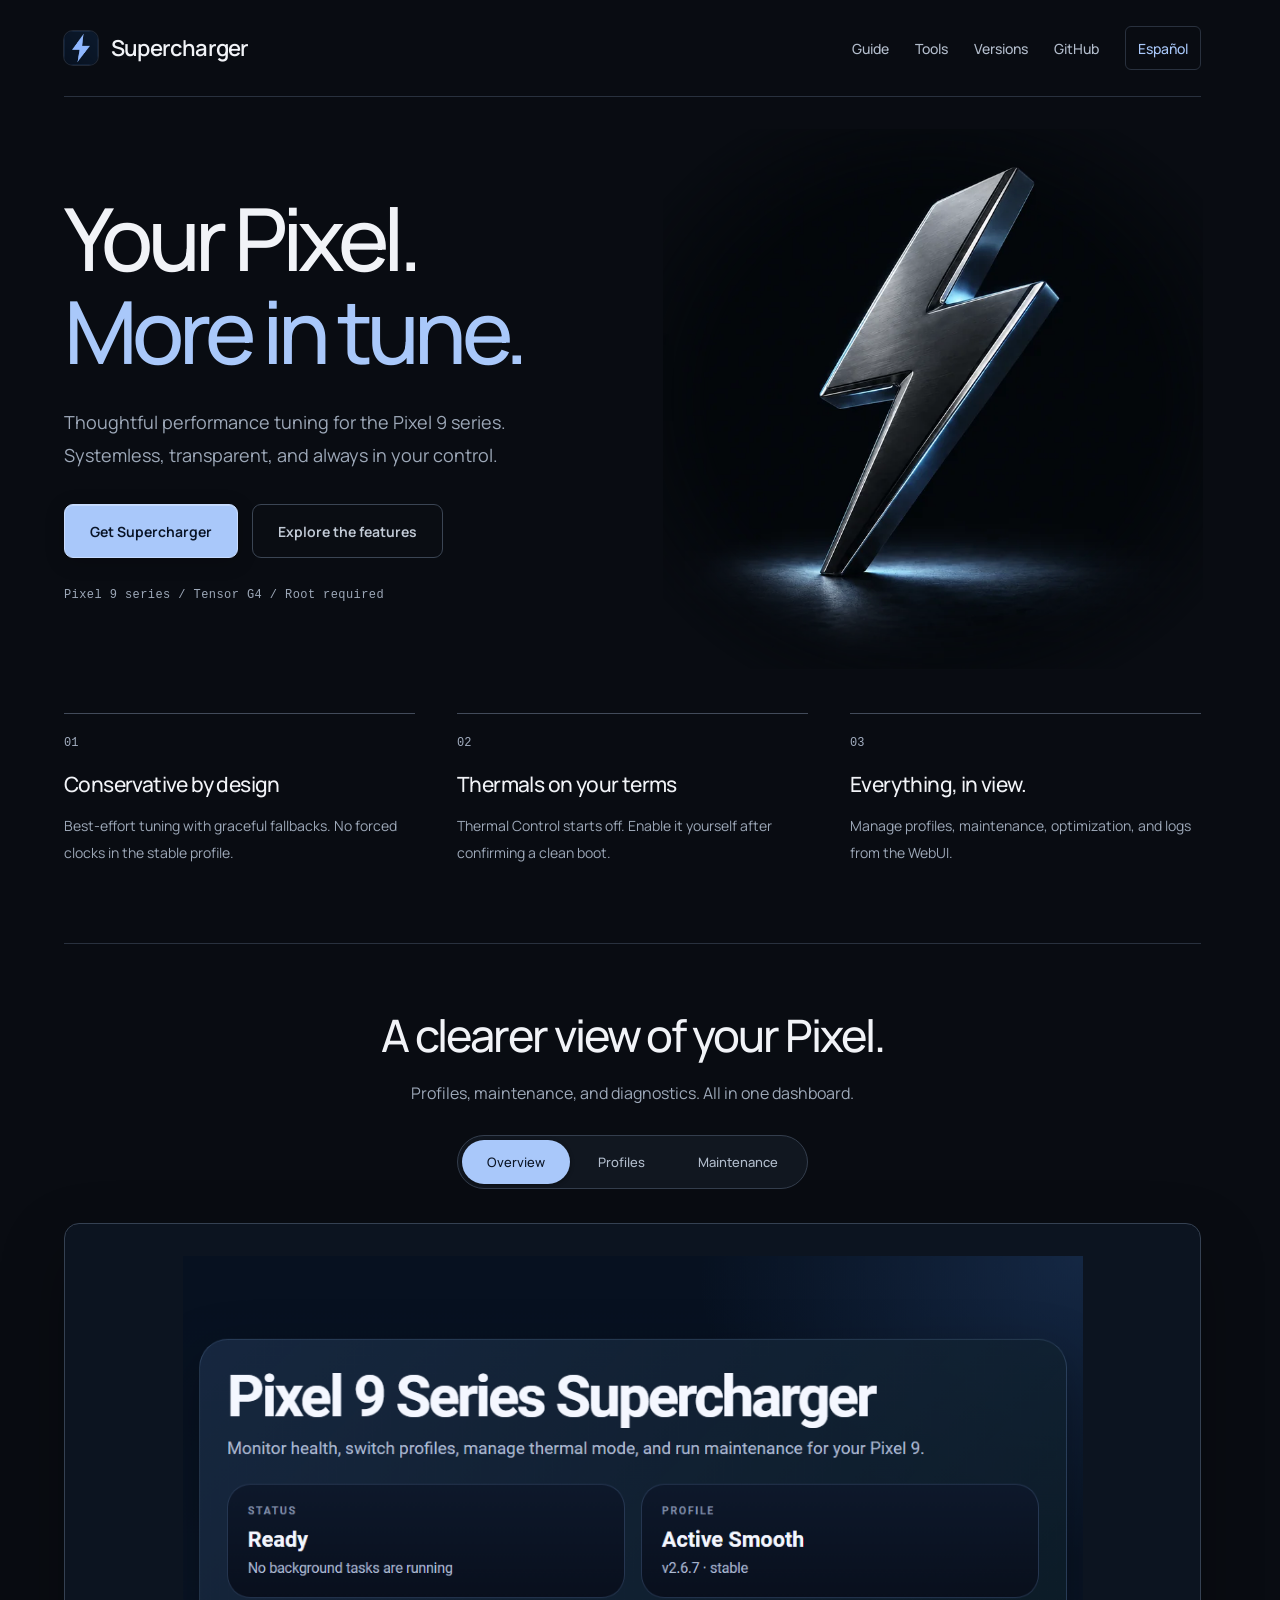
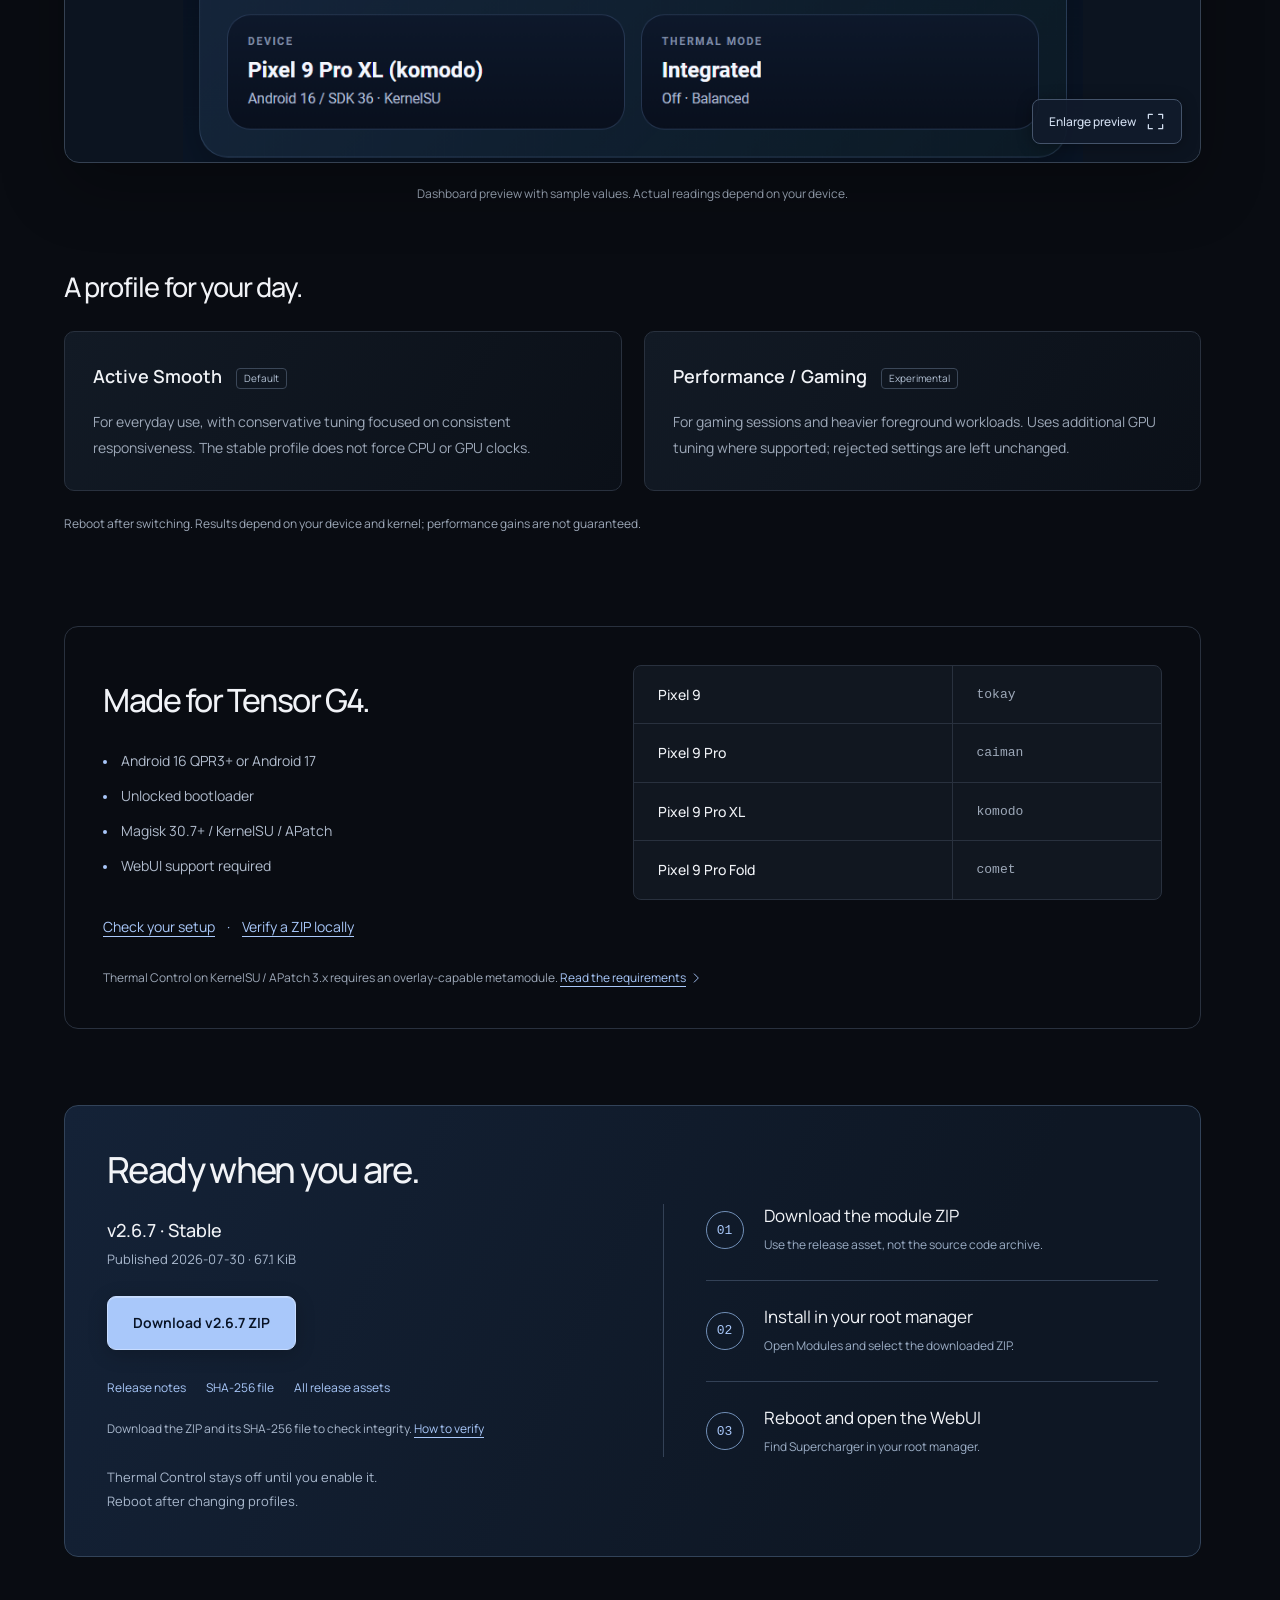
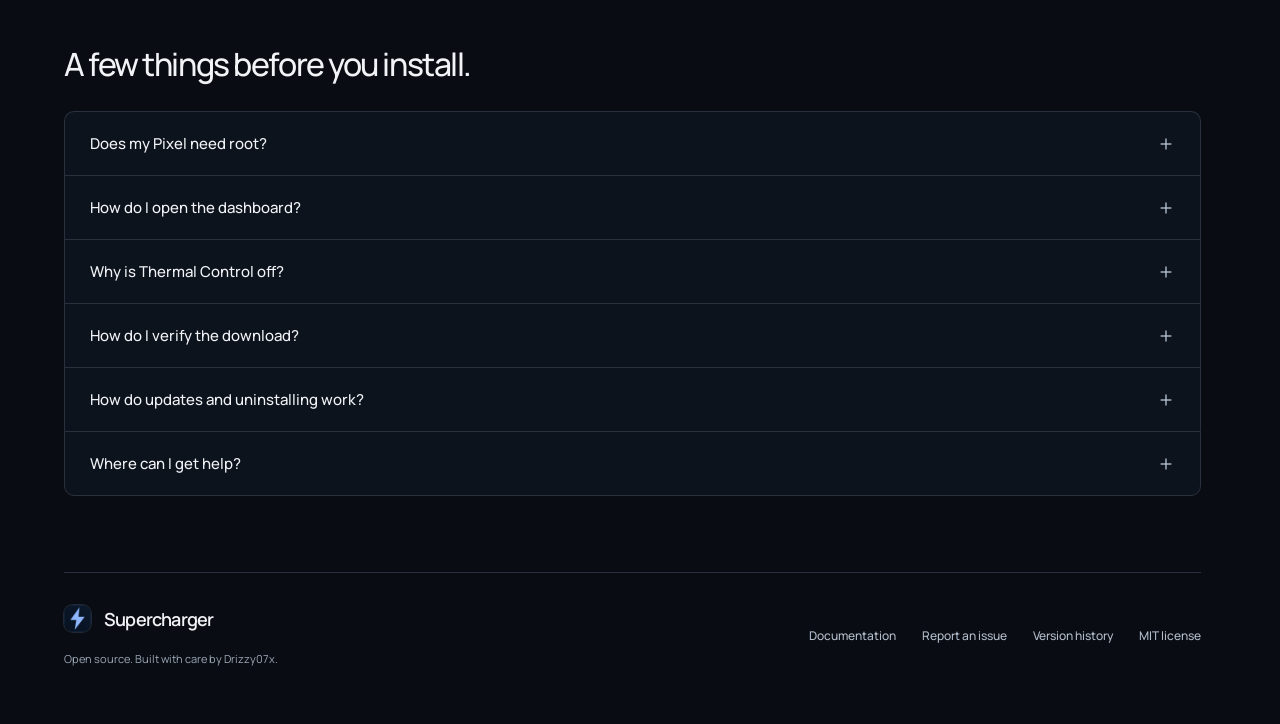
<file: site/index.html>
<!doctype html>
<html lang="en">
<head>
  <meta charset="utf-8">
  <meta name="viewport" content="width=device-width, initial-scale=1">
  <meta name="theme-color" content="#090c12">
  <title>Supercharger — Thoughtful tuning for Pixel 9</title>
  <meta name="description" content="Systemless performance, thermal, and maintenance tuning for the Pixel 9 series. Explore Supercharger, check compatibility, and download from GitHub.">
  <meta property="og:type" content="website">
  <meta property="og:title" content="Supercharger — Your Pixel. More in tune.">
  <meta property="og:description" content="Thoughtful performance tuning for the Pixel 9 series. Systemless, transparent, and always in your control.">
  <meta property="og:image" content="https://drizzy07x.github.io/Supercharger_Pixel_9_Series/assets/social-preview.png">
  <meta property="og:url" content="https://drizzy07x.github.io/Supercharger_Pixel_9_Series/">
  <meta name="twitter:card" content="summary_large_image">
  <link rel="canonical" href="https://drizzy07x.github.io/Supercharger_Pixel_9_Series/">
  <link rel="icon" href="./assets/icon.png" type="image/png">
  <link rel="stylesheet" href="./styles.css">
  <link rel="stylesheet" href="./pages.css">
  <link rel="alternate" hreflang="en" href="https://drizzy07x.github.io/Supercharger_Pixel_9_Series/">
  <link rel="alternate" hreflang="es" href="https://drizzy07x.github.io/Supercharger_Pixel_9_Series/es/">
  <link rel="preload" href="./assets/fonts/manrope-variable.ttf" as="font" type="font/ttf" crossorigin>
  <script src="./main.js" defer></script>
  <script type="module" src="./site.mjs"></script>
</head>
<body>
  <a class="skip-link" href="#main">Skip to content</a>
  <header class="header wrap">
    <a class="brand" href="#" aria-label="Supercharger home"><img src="./assets/icon.png" width="38" height="38" alt="">Supercharger</a>
    <nav aria-label="Main navigation">
      <a href="./guide.html">Guide</a>
      <a href="./tools.html">Tools</a>
      <a href="./releases.html">Versions</a>
      <a href="https://github.com/Drizzy07x/Supercharger_Pixel_9_Series">GitHub</a>
      <a class="language-link" href="./es/index.html" lang="es" hreflang="es">Español</a>
    </nav>
  </header>
  <main id="main">
    <section class="hero wrap" aria-labelledby="hero-title">
      <div class="hero-copy">
        <h1 id="hero-title">Your Pixel.<br><span>More in tune.</span></h1>
        <p class="intro">Thoughtful performance tuning for the Pixel 9 series. Systemless, transparent, and always in your control.</p>
        <div class="actions">
          <a class="button primary" href="#install">Get Supercharger</a>
          <a class="button secondary" href="#features">Explore the features</a>
        </div>
        <p class="hero-meta">Pixel 9 series / Tensor G4 / Root required</p>
      </div>
      <img class="hero-art" src="./assets/lightning-premium-800.webp" srcset="./assets/lightning-premium-400.webp 400w, ./assets/lightning-premium-800.webp 800w, ./assets/lightning-premium-1200.webp 1200w" sizes="(max-width: 720px) 280px, (max-width: 1050px) 42vw, 620px" width="1254" height="1254" alt="" fetchpriority="high">
    </section>
    <section class="features wrap" id="features" aria-label="Supercharger features">
      <article><span class="feature-number" aria-hidden="true">01</span><h2>Conservative by design</h2><p>Best-effort tuning with graceful fallbacks. No forced clocks in the stable profile.</p></article>
      <article><span class="feature-number" aria-hidden="true">02</span><h2>Thermals on your terms</h2><p>Thermal Control starts off. Enable it yourself after confirming a clean boot.</p></article>
      <article><span class="feature-number" aria-hidden="true">03</span><h2>Everything, in view.</h2><p>Manage profiles, maintenance, optimization, and logs from the WebUI.</p></article>
    </section>
    <section class="dashboard wrap" aria-labelledby="dashboard-title">
      <h2 id="dashboard-title">A clearer view of your Pixel.</h2>
      <p class="section-intro">Profiles, maintenance, and diagnostics. All in one dashboard.</p>
      <div class="preview-controls" hidden role="tablist" aria-label="Dashboard previews">
        <button id="tab-overview" type="button" role="tab" aria-selected="true" aria-controls="preview-overview">Overview</button>
        <button id="tab-profiles" type="button" role="tab" aria-selected="false" aria-controls="preview-profiles" tabindex="-1">Profiles</button>
        <button id="tab-maintenance" type="button" role="tab" aria-selected="false" aria-controls="preview-maintenance" tabindex="-1">Maintenance</button>
      </div>
      <div class="preview-gallery">
        <figure id="preview-overview" class="preview-panel">
          <a class="preview-frame" href="./assets/webui-overview-1000.webp" aria-label="Enlarge Overview preview"><img src="./assets/webui-overview-800.webp" srcset="./assets/webui-overview-480.webp 480w, ./assets/webui-overview-800.webp 800w, ./assets/webui-overview-1000.webp 1000w" sizes="(max-width: 720px) calc(100vw - 60px), 900px" width="1000" height="1053" loading="lazy" alt="Supercharger WebUI overview with sample module health, active profile, device, and thermal status"><span class="preview-hint">Enlarge preview <svg class="icon" viewBox="0 0 24 24" aria-hidden="true"><path d="M8 3H3v5m13-5h5v5M3 16v5h5m13-5v5h-5"/></svg></span></a>
          <figcaption>Dashboard preview with sample values. Actual readings depend on your device.</figcaption>
        </figure>
        <figure id="preview-profiles" class="preview-panel">
          <a class="preview-frame" href="./assets/webui-profiles-1000.webp" aria-label="Enlarge Profiles preview"><img src="./assets/webui-profiles-800.webp" srcset="./assets/webui-profiles-480.webp 480w, ./assets/webui-profiles-800.webp 800w, ./assets/webui-profiles-1000.webp 1000w" sizes="(max-width: 720px) calc(100vw - 60px), 900px" width="1000" height="1666" loading="lazy" alt="Supercharger WebUI performance profile selection and opt-in Integrated Thermal Control"><span class="preview-hint">Enlarge preview <svg class="icon" viewBox="0 0 24 24" aria-hidden="true"><path d="M8 3H3v5m13-5h5v5M3 16v5h5m13-5v5h-5"/></svg></span></a>
          <figcaption>Choose Active Smooth or the experimental Performance / Gaming profile. Reboot after switching.</figcaption>
        </figure>
        <figure id="preview-maintenance" class="preview-panel">
          <a class="preview-frame" href="./assets/webui-maintenance-1000.webp" aria-label="Enlarge Maintenance preview"><img src="./assets/webui-maintenance-800.webp" srcset="./assets/webui-maintenance-480.webp 480w, ./assets/webui-maintenance-800.webp 800w, ./assets/webui-maintenance-1000.webp 1000w" sizes="(max-width: 720px) calc(100vw - 60px), 900px" width="1000" height="1486" loading="lazy" alt="Supercharger WebUI maintenance, support snapshot, and app optimization tools"><span class="preview-hint">Enlarge preview <svg class="icon" viewBox="0 0 24 24" aria-hidden="true"><path d="M8 3H3v5m13-5h5v5M3 16v5h5m13-5v5h-5"/></svg></span></a>
          <figcaption>Run maintenance, manage app optimization, and collect a support snapshot from your device.</figcaption>
        </figure>
      </div>
      <div class="profile-comparison" aria-labelledby="profiles-title">
        <h3 id="profiles-title">A profile for your day.</h3>
        <div class="profile-columns">
          <article><h4>Active Smooth <span>Default</span></h4><p>For everyday use, with conservative tuning focused on consistent responsiveness. The stable profile does not force CPU or GPU clocks.</p></article>
          <article><h4>Performance / Gaming <span>Experimental</span></h4><p>For gaming sessions and heavier foreground workloads. Uses additional GPU tuning where supported; rejected settings are left unchanged.</p></article>
        </div>
        <p class="profile-note">Reboot after switching. Results depend on your device and kernel; performance gains are not guaranteed.</p>
      </div>
    </section>
    <section class="compatibility" id="compatibility" aria-labelledby="compatibility-title">
      <div class="wrap">
        <div class="compatibility-grid">
          <div><h2 id="compatibility-title">Made for Tensor G4.</h2>
            <ul class="requirements"><li>Android 16 QPR3+ or Android 17</li><li>Unlocked bootloader</li><li>Magisk 30.7+ / KernelSU / APatch</li><li>WebUI support required</li></ul>
          </div>
          <table><caption class="sr-only">Supported Pixel 9 devices and installer codenames</caption><thead class="sr-only"><tr><th scope="col">Device</th><th scope="col">Codename</th></tr></thead><tbody>
            <tr><th scope="row">Pixel 9</th><td>tokay</td></tr><tr><th scope="row">Pixel 9 Pro</th><td>caiman</td></tr><tr><th scope="row">Pixel 9 Pro XL</th><td>komodo</td></tr><tr><th scope="row">Pixel 9 Pro Fold</th><td>comet</td></tr>
          </tbody></table>
        </div>
        <p class="tool-entry"><a href="./tools.html#requirements">Check your setup</a> · <a href="./tools.html#verify">Verify a ZIP locally</a></p><p class="thermal-note">Thermal Control on KernelSU / APatch 3.x requires an overlay-capable metamodule. <a href="https://github.com/Drizzy07x/Supercharger_Pixel_9_Series#integrated-thermal-control">Read the requirements<svg class="icon" viewBox="0 0 24 24" aria-hidden="true"><path d="m9 5 7 7-7 7"/></svg></a></p>
      </div>
    </section>
    <section class="install" id="install" aria-labelledby="install-title">
      <div class="wrap install-grid">
        <div><h2 id="install-title">Ready when you are.</h2>
          <!-- release:start -->
          <p class="release-meta"><strong>v2.6.7 · Stable</strong><br>Published <time datetime="2026-07-30">2026-07-30</time> · 67.1 KiB</p>
          <a class="button blue" href="https://github.com/Drizzy07x/Supercharger_Pixel_9_Series/releases/download/v2.6.7/Pixel-9-Series-Supercharger-v2.6.7.zip">Download v2.6.7 ZIP</a>
          <div class="release-links"><a href="https://github.com/Drizzy07x/Supercharger_Pixel_9_Series/releases/tag/v2.6.7">Release notes</a><a href="https://github.com/Drizzy07x/Supercharger_Pixel_9_Series/releases/download/v2.6.7/Pixel-9-Series-Supercharger-v2.6.7.zip.sha256">SHA-256 file</a><a href="https://github.com/Drizzy07x/Supercharger_Pixel_9_Series/releases/latest">All release assets</a></div>
          <p class="release-help">Download the ZIP and its SHA-256 file to check integrity. <a href="#verify-download">How to verify</a></p>
          <!-- release:end -->
          <p>Thermal Control stays off until you enable it.<br>Reboot after changing profiles.</p>
        </div>
        <ol class="install-steps"><li><span aria-hidden="true">01</span><div>Download the module ZIP<small>Use the release asset, not the source code archive.</small></div></li><li><span aria-hidden="true">02</span><div>Install in your root manager<small>Open Modules and select the downloaded ZIP.</small></div></li><li><span aria-hidden="true">03</span><div>Reboot and open the WebUI<small>Find Supercharger in your root manager.</small></div></li></ol>
      </div>
    </section>
    <section class="faq wrap" aria-labelledby="faq-title">
      <h2 id="faq-title">A few things before you install.</h2>
      <details><summary>Does my Pixel need root?<svg class="disclosure-icon" viewBox="0 0 20 20" aria-hidden="true"><path d="M4 10h12"/><path class="vertical" d="M10 4v12"/></svg></summary><p>Yes. You need a supported Pixel 9 device, an unlocked bootloader, and Magisk, KernelSU, or APatch. Magisk installations require version 30.7 or newer. Check the <a href="#compatibility">compatibility requirements</a> before downloading.</p></details>
      <details><summary>How do I open the dashboard?<svg class="disclosure-icon" viewBox="0 0 20 20" aria-hidden="true"><path d="M4 10h12"/><path class="vertical" d="M10 4v12"/></svg></summary><p>After installing and rebooting, find Supercharger in your root manager and open its WebUI. Your root manager or companion app must support module WebUIs. If the entry is missing, check your manager's WebUI support.</p></details>
      <details><summary>Why is Thermal Control off?<svg class="disclosure-icon" viewBox="0 0 20 20" aria-hidden="true"><path d="M4 10h12"/><path class="vertical" d="M10 4v12"/></svg></summary><p>It is off by default so you can first confirm a normal boot. Enable it from Profiles in the WebUI, then reboot. KernelSU / APatch 3.x also requires an overlay-capable metamodule such as meta-overlayfs or meta-magicmount; Supercharger does not bundle one.</p></details>
      <details id="verify-download"><summary>How do I verify the download?<svg class="disclosure-icon" viewBox="0 0 20 20" aria-hidden="true"><path d="M4 10h12"/><path class="vertical" d="M10 4v12"/></svg></summary><p>Download the module ZIP and its matching SHA-256 file. Compare the ZIP's SHA-256 hash with the value in that file. Run the command from the folder containing the ZIP and checksum. In PowerShell, compare the returned hash with the SHA-256 file:</p><pre><code id="verify-powershell">Get-FileHash -Algorithm SHA256 .\Pixel-9-Series-Supercharger-v2.6.7.zip</code></pre><button class="copy-button" type="button" data-copy="verify-powershell">Copy command</button><p>On Linux, put both files in the same folder and run:</p><pre><code id="verify-linux">sha256sum -c Pixel-9-Series-Supercharger-v2.6.7.zip.sha256</code></pre><button class="copy-button" type="button" data-copy="verify-linux">Copy command</button><p>A matching hash confirms file integrity. If it does not match, download the files again before installing.</p></details>
      <details><summary>How do updates and uninstalling work?<svg class="disclosure-icon" viewBox="0 0 20 20" aria-hidden="true"><path d="M4 10h12"/><path class="vertical" d="M10 4v12"/></svg></summary><p>Flash a newer module ZIP over the installed version and reboot; your selected performance and thermal profiles are preserved. To uninstall, remove Supercharger from your root manager and reboot. Uninstall clears Supercharger's saved state.</p></details>
      <details><summary>Where can I get help?<svg class="disclosure-icon" viewBox="0 0 20 20" aria-hidden="true"><path d="M4 10h12"/><path class="vertical" d="M10 4v12"/></svg></summary><p>Read the <a href="./guide.html#troubleshooting">troubleshooting guide</a>. For a bug report, run maintenance in the WebUI, then load the support snapshot from the Support tab and attach it to your report.</p></details>
    </section>
  </main>
  <dialog class="image-viewer" aria-labelledby="viewer-title" aria-describedby="viewer-help">
    <div class="viewer-header"><h2 id="viewer-title">Dashboard preview</h2><form method="dialog"><button class="viewer-close" autofocus>Close preview</button></form></div>
    <div class="viewer-tools"><button type="button" id="viewer-zoom" aria-pressed="false">Actual size</button><p id="viewer-help">Sample values. Use Actual size to read details, then scroll the image.</p></div>
    <div class="viewer-canvas" tabindex="0" role="region" aria-label="Enlarged screenshot"><img id="viewer-image" alt=""></div>
  </dialog>
  <footer class="footer wrap">
    <div><a class="brand" href="#"><img src="./assets/icon.png" width="32" height="32" alt="">Supercharger</a><p>Open source. Built with care by <a href="https://github.com/Drizzy07x">Drizzy07x</a>.</p></div>
    <nav aria-label="Project resources"><a href="./guide.html">Documentation</a><a href="./tools.html#report">Report an issue</a><a href="./releases.html">Version history</a><a href="https://github.com/Drizzy07x/Supercharger_Pixel_9_Series/blob/main/LICENSE">MIT license</a></nav>
  </footer>
  <p id="copy-status" class="copy-status" role="status" aria-live="polite"></p>
</body>
</html>
</file>
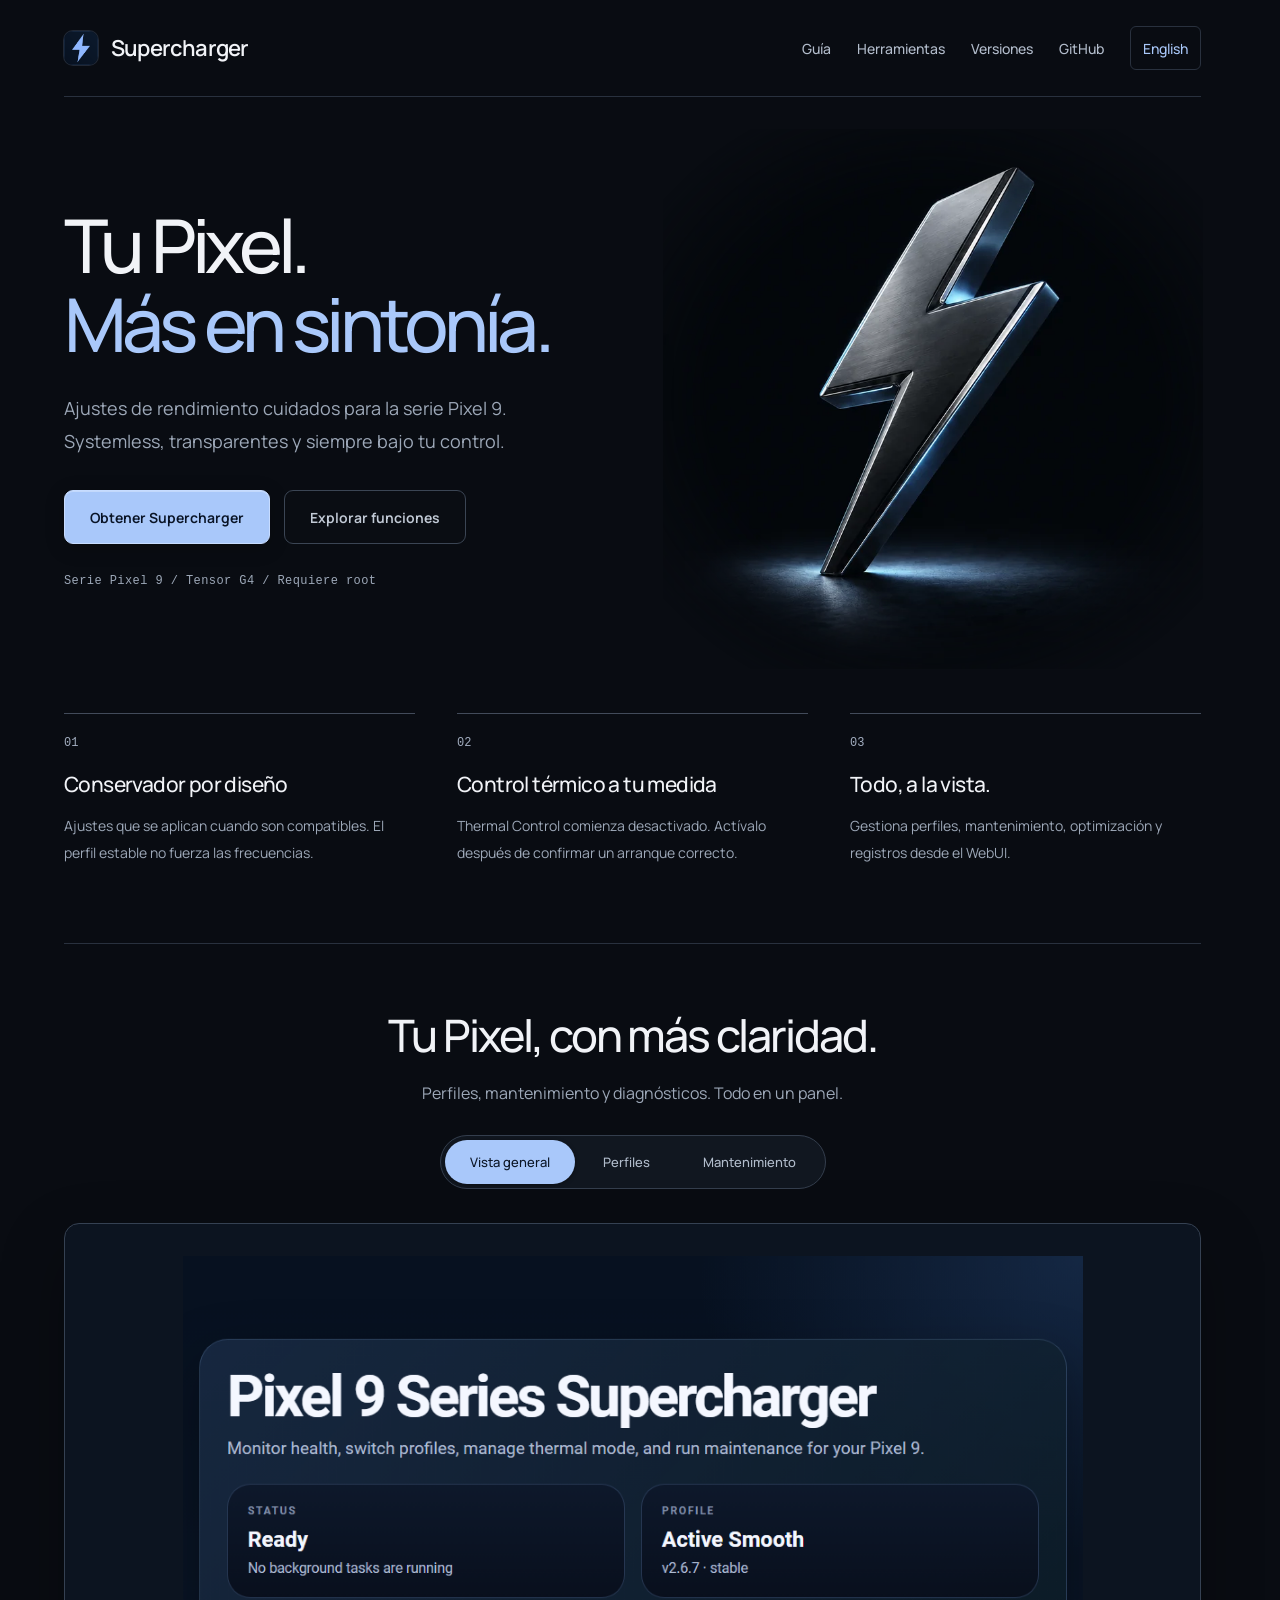
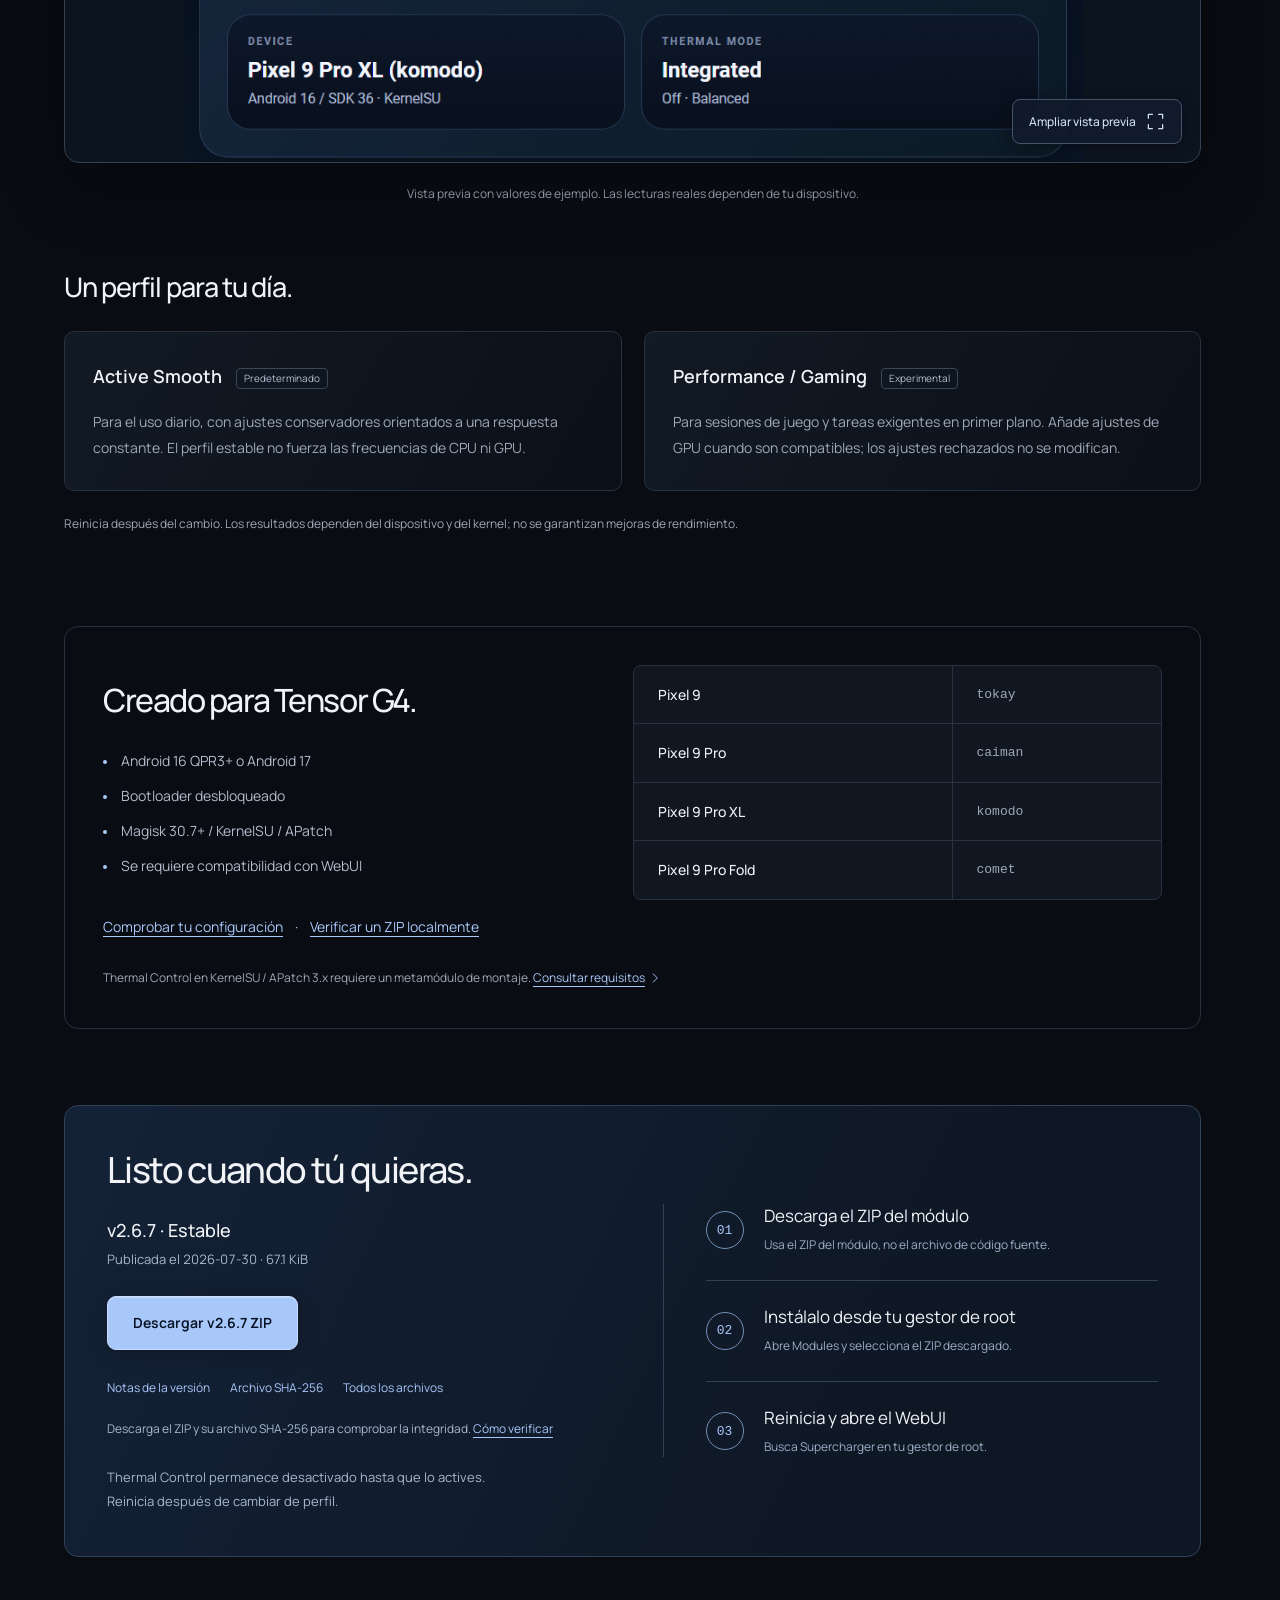
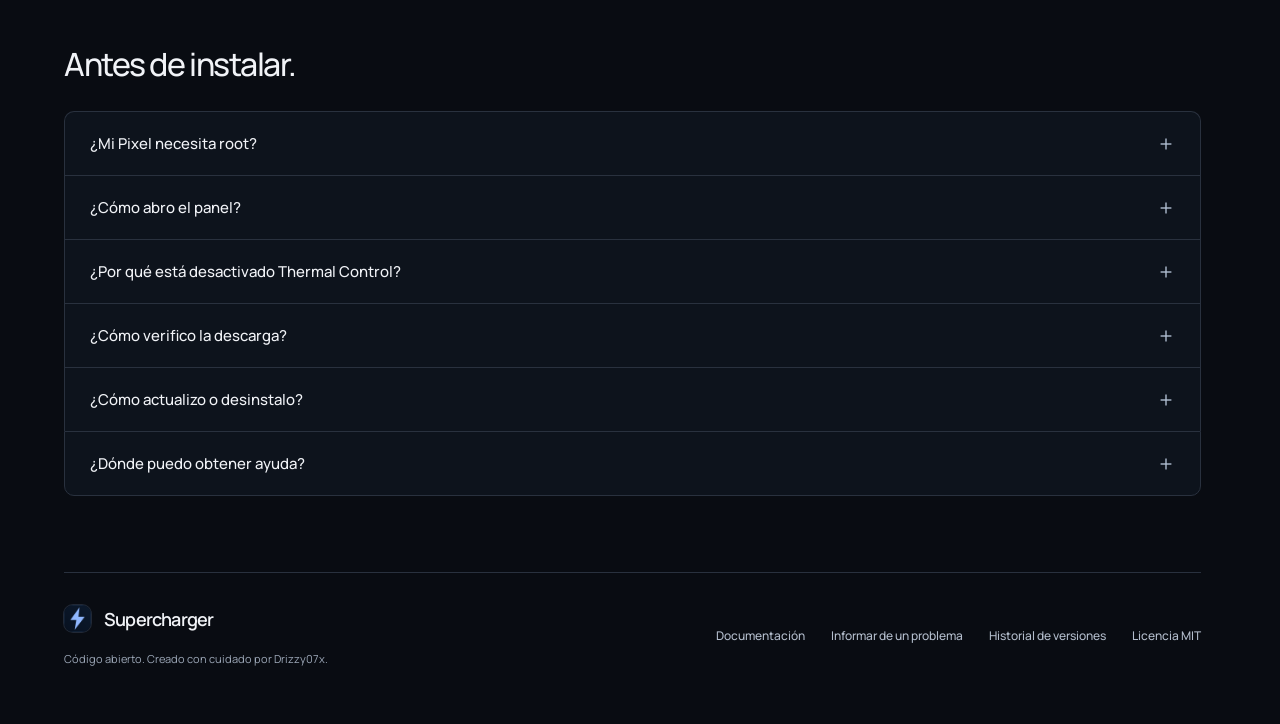
<file: site/es/index.html>
<!doctype html>
<html lang="es">
<head>
  <meta charset="utf-8">
  <meta name="viewport" content="width=device-width, initial-scale=1">
  <meta name="theme-color" content="#090c12">
  <title>Supercharger — Ajustes cuidados para Pixel 9</title>
  <meta name="description" content="Ajustes systemless de rendimiento, temperatura y mantenimiento para la serie Pixel 9. Explora Supercharger, comprueba los requisitos y descárgalo desde GitHub.">
  <meta property="og:type" content="website">
  <meta property="og:title" content="Supercharger — Tu Pixel. Más en sintonía.">
  <meta property="og:description" content="Ajustes de rendimiento cuidados para la serie Pixel 9. Systemless, transparentes y siempre bajo tu control.">
  <meta property="og:image" content="https://drizzy07x.github.io/Supercharger_Pixel_9_Series/assets/social-preview.png">
  <meta property="og:url" content="https://drizzy07x.github.io/Supercharger_Pixel_9_Series/es/">
  <meta name="twitter:card" content="summary_large_image">
  <link rel="canonical" href="https://drizzy07x.github.io/Supercharger_Pixel_9_Series/es/">
  <link rel="icon" href="../assets/icon.png" type="image/png">
  <link rel="stylesheet" href="../styles.css">
  <link rel="stylesheet" href="../pages.css">
  <link rel="alternate" hreflang="en" href="https://drizzy07x.github.io/Supercharger_Pixel_9_Series/">
  <link rel="alternate" hreflang="es" href="https://drizzy07x.github.io/Supercharger_Pixel_9_Series/es/">
  <link rel="preload" href="../assets/fonts/manrope-variable.ttf" as="font" type="font/ttf" crossorigin>
  <script src="../main.js" defer></script>
  <script type="module" src="../site.mjs"></script>
</head>
<body>
  <a class="skip-link" href="#main">Ir al contenido</a>
  <header class="header wrap">
    <a class="brand" href="#" aria-label="Inicio de Supercharger"><img src="../assets/icon.png" width="38" height="38" alt="">Supercharger</a>
    <nav aria-label="Navegación principal">
      <a href="./guide.html">Guía</a>
      <a href="./tools.html">Herramientas</a>
      <a href="./releases.html">Versiones</a>
      <a href="https://github.com/Drizzy07x/Supercharger_Pixel_9_Series">GitHub</a>
      <a class="language-link" href="../index.html" lang="en" hreflang="en">English</a>
    </nav>
  </header>
  <main id="main">
    <section class="hero wrap" aria-labelledby="hero-title">
      <div class="hero-copy">
        <h1 id="hero-title">Tu Pixel.<br><span>Más en sintonía.</span></h1>
        <p class="intro">Ajustes de rendimiento cuidados para la serie Pixel 9. Systemless, transparentes y siempre bajo tu control.</p>
        <div class="actions">
          <a class="button primary" href="#install">Obtener Supercharger</a>
          <a class="button secondary" href="#features">Explorar funciones</a>
        </div>
        <p class="hero-meta">Serie Pixel 9 / Tensor G4 / Requiere root</p>
      </div>
      <img class="hero-art" src="../assets/lightning-premium-800.webp" srcset="../assets/lightning-premium-400.webp 400w, ../assets/lightning-premium-800.webp 800w, ../assets/lightning-premium-1200.webp 1200w" sizes="(max-width: 720px) 280px, (max-width: 1050px) 42vw, 620px" width="1254" height="1254" alt="" fetchpriority="high">
    </section>
    <section class="features wrap" id="features" aria-label="Funciones de Supercharger">
      <article><span class="feature-number" aria-hidden="true">01</span><h2>Conservador por diseño</h2><p>Ajustes que se aplican cuando son compatibles. El perfil estable no fuerza las frecuencias.</p></article>
      <article><span class="feature-number" aria-hidden="true">02</span><h2>Control térmico a tu medida</h2><p>Thermal Control comienza desactivado. Actívalo después de confirmar un arranque correcto.</p></article>
      <article><span class="feature-number" aria-hidden="true">03</span><h2>Todo, a la vista.</h2><p>Gestiona perfiles, mantenimiento, optimización y registros desde el WebUI.</p></article>
    </section>
    <section class="dashboard wrap" aria-labelledby="dashboard-title">
      <h2 id="dashboard-title">Tu Pixel, con más claridad.</h2>
      <p class="section-intro">Perfiles, mantenimiento y diagnósticos. Todo en un panel.</p>
      <div class="preview-controls" hidden role="tablist" aria-label="Vistas previas del panel">
        <button id="tab-overview" type="button" role="tab" aria-selected="true" aria-controls="preview-overview">Vista general</button>
        <button id="tab-profiles" type="button" role="tab" aria-selected="false" aria-controls="preview-profiles" tabindex="-1">Perfiles</button>
        <button id="tab-maintenance" type="button" role="tab" aria-selected="false" aria-controls="preview-maintenance" tabindex="-1">Mantenimiento</button>
      </div>
      <div class="preview-gallery">
        <figure id="preview-overview" class="preview-panel">
          <a class="preview-frame" href="../assets/webui-overview-1000.webp" aria-label="Ampliar vista general"><img src="../assets/webui-overview-800.webp" srcset="../assets/webui-overview-480.webp 480w, ../assets/webui-overview-800.webp 800w, ../assets/webui-overview-1000.webp 1000w" sizes="(max-width: 720px) calc(100vw - 60px), 900px" width="1000" height="1053" loading="lazy" alt="Vista general del WebUI con ejemplos del estado del módulo, perfil activo, dispositivo y estado térmico"><span class="preview-hint">Ampliar vista previa <svg class="icon" viewbox="0 0 24 24" aria-hidden="true"><path d="M8 3H3v5m13-5h5v5M3 16v5h5m13-5v5h-5"></path></svg></span></a>
          <figcaption>Vista previa con valores de ejemplo. Las lecturas reales dependen de tu dispositivo.</figcaption>
        </figure>
        <figure id="preview-profiles" class="preview-panel">
          <a class="preview-frame" href="../assets/webui-profiles-1000.webp" aria-label="Ampliar vista de perfiles"><img src="../assets/webui-profiles-800.webp" srcset="../assets/webui-profiles-480.webp 480w, ../assets/webui-profiles-800.webp 800w, ../assets/webui-profiles-1000.webp 1000w" sizes="(max-width: 720px) calc(100vw - 60px), 900px" width="1000" height="1666" loading="lazy" alt="Selección de perfiles de rendimiento y Thermal Control integrado opcional del WebUI"><span class="preview-hint">Ampliar vista previa <svg class="icon" viewbox="0 0 24 24" aria-hidden="true"><path d="M8 3H3v5m13-5h5v5M3 16v5h5m13-5v5h-5"></path></svg></span></a>
          <figcaption>Elige Active Smooth o el perfil experimental Performance / Gaming. Reinicia después de cambiarlo.</figcaption>
        </figure>
        <figure id="preview-maintenance" class="preview-panel">
          <a class="preview-frame" href="../assets/webui-maintenance-1000.webp" aria-label="Ampliar vista de mantenimiento"><img src="../assets/webui-maintenance-800.webp" srcset="../assets/webui-maintenance-480.webp 480w, ../assets/webui-maintenance-800.webp 800w, ../assets/webui-maintenance-1000.webp 1000w" sizes="(max-width: 720px) calc(100vw - 60px), 900px" width="1000" height="1486" loading="lazy" alt="Herramientas de mantenimiento, diagnóstico de soporte y optimización de aplicaciones del WebUI de Supercharger"><span class="preview-hint">Ampliar vista previa <svg class="icon" viewbox="0 0 24 24" aria-hidden="true"><path d="M8 3H3v5m13-5h5v5M3 16v5h5m13-5v5h-5"></path></svg></span></a>
          <figcaption>Ejecuta mantenimiento, gestiona la optimización de aplicaciones y recopila un diagnóstico de soporte de tu dispositivo.</figcaption>
        </figure>
      </div>
      <div class="profile-comparison" aria-labelledby="profiles-title">
        <h3 id="profiles-title">Un perfil para tu día.</h3>
        <div class="profile-columns">
          <article><h4>Active Smooth <span>Predeterminado</span></h4><p>Para el uso diario, con ajustes conservadores orientados a una respuesta constante. El perfil estable no fuerza las frecuencias de CPU ni GPU.</p></article>
          <article><h4>Performance / Gaming <span>Experimental</span></h4><p>Para sesiones de juego y tareas exigentes en primer plano. Añade ajustes de GPU cuando son compatibles; los ajustes rechazados no se modifican.</p></article>
        </div>
        <p class="profile-note">Reinicia después del cambio. Los resultados dependen del dispositivo y del kernel; no se garantizan mejoras de rendimiento.</p>
      </div>
    </section>
    <section class="compatibility" id="compatibility" aria-labelledby="compatibility-title">
      <div class="wrap">
        <div class="compatibility-grid">
          <div><h2 id="compatibility-title">Creado para Tensor G4.</h2>
            <ul class="requirements"><li>Android 16 QPR3+ o Android 17</li><li>Bootloader desbloqueado</li><li>Magisk 30.7+ / KernelSU / APatch</li><li>Se requiere compatibilidad con WebUI</li></ul>
          </div>
          <table><caption class="sr-only">Dispositivos Pixel 9 compatibles y nombres en clave del instalador</caption><thead class="sr-only"><tr><th scope="col">Dispositivo</th><th scope="col">Nombre en clave</th></tr></thead><tbody>
            <tr><th scope="row">Pixel 9</th><td>tokay</td></tr><tr><th scope="row">Pixel 9 Pro</th><td>caiman</td></tr><tr><th scope="row">Pixel 9 Pro XL</th><td>komodo</td></tr><tr><th scope="row">Pixel 9 Pro Fold</th><td>comet</td></tr>
          </tbody></table>
        </div>
        <p class="tool-entry"><a href="./tools.html#requirements">Comprobar tu configuración</a> · <a href="./tools.html#verify">Verificar un ZIP localmente</a></p><p class="thermal-note">Thermal Control en KernelSU / APatch 3.x requiere un metamódulo de montaje. <a href="https://github.com/Drizzy07x/Supercharger_Pixel_9_Series#integrated-thermal-control">Consultar requisitos<svg class="icon" viewbox="0 0 24 24" aria-hidden="true"><path d="m9 5 7 7-7 7"></path></svg></a></p>
      </div>
    </section>
    <section class="install" id="install" aria-labelledby="install-title">
      <div class="wrap install-grid">
        <div><h2 id="install-title">Listo cuando tú quieras.</h2>
          <!-- release:start -->
          <p class="release-meta"><strong>v2.6.7 · Estable</strong><br>Publicada el <time datetime="2026-07-30">2026-07-30</time> · 67.1 KiB</p>
          <a class="button blue" href="https://github.com/Drizzy07x/Supercharger_Pixel_9_Series/releases/download/v2.6.7/Pixel-9-Series-Supercharger-v2.6.7.zip">Descargar v2.6.7 ZIP</a>
          <div class="release-links"><a href="https://github.com/Drizzy07x/Supercharger_Pixel_9_Series/releases/tag/v2.6.7">Notas de la versión</a><a href="https://github.com/Drizzy07x/Supercharger_Pixel_9_Series/releases/download/v2.6.7/Pixel-9-Series-Supercharger-v2.6.7.zip.sha256">Archivo SHA-256</a><a href="https://github.com/Drizzy07x/Supercharger_Pixel_9_Series/releases/latest">Todos los archivos</a></div>
          <p class="release-help">Descarga el ZIP y su archivo SHA-256 para comprobar la integridad. <a href="#verify-download">Cómo verificar</a></p>
          <!-- release:end -->
          <p>Thermal Control permanece desactivado hasta que lo actives.<br>Reinicia después de cambiar de perfil.</p>
        </div>
        <ol class="install-steps"><li><span aria-hidden="true">01</span><div>Descarga el ZIP del módulo<small>Usa el ZIP del módulo, no el archivo de código fuente.</small></div></li><li><span aria-hidden="true">02</span><div>Instálalo desde tu gestor de root<small>Abre Modules y selecciona el ZIP descargado.</small></div></li><li><span aria-hidden="true">03</span><div>Reinicia y abre el WebUI<small>Busca Supercharger en tu gestor de root.</small></div></li></ol>
      </div>
    </section>
    <section class="faq wrap" aria-labelledby="faq-title">
      <h2 id="faq-title">Antes de instalar.</h2>
      <details><summary>¿Mi Pixel necesita root?<svg class="disclosure-icon" viewbox="0 0 20 20" aria-hidden="true"><path d="M4 10h12"></path><path class="vertical" d="M10 4v12"></path></svg></summary><p>Sí. Necesitas un Pixel 9 compatible, el bootloader desbloqueado y Magisk, KernelSU o APatch. Las instalaciones con Magisk requieren la versión 30.7 o posterior. Revisa los <a href="#compatibility">requisitos de compatibilidad</a> antes de descargar.</p></details>
      <details><summary>¿Cómo abro el panel?<svg class="disclosure-icon" viewbox="0 0 20 20" aria-hidden="true"><path d="M4 10h12"></path><path class="vertical" d="M10 4v12"></path></svg></summary><p>Después de instalar y reiniciar, busca Supercharger en tu gestor de root y abre su WebUI. El gestor o la aplicación complementaria debe admitir WebUI de módulos. Si no aparece la opción, revisa esa compatibilidad.</p></details>
      <details><summary>¿Por qué está desactivado Thermal Control?<svg class="disclosure-icon" viewbox="0 0 20 20" aria-hidden="true"><path d="M4 10h12"></path><path class="vertical" d="M10 4v12"></path></svg></summary><p>Está desactivado de forma predeterminada para que primero confirmes un arranque normal. Actívalo desde Profiles en el WebUI y reinicia. KernelSU / APatch 3.x también requiere un metamódulo de montaje como meta-overlayfs o meta-magicmount; Supercharger no lo incluye.</p></details>
      <details id="verify-download"><summary>¿Cómo verifico la descarga?<svg class="disclosure-icon" viewbox="0 0 20 20" aria-hidden="true"><path d="M4 10h12"></path><path class="vertical" d="M10 4v12"></path></svg></summary><p>Descarga el ZIP del módulo y su archivo SHA-256 correspondiente. Compara el hash SHA-256 del ZIP con el valor de ese archivo. Ejecuta el comando desde la carpeta donde están ambos archivos. En PowerShell, compara el hash obtenido con el del archivo SHA-256:</p><pre><code id="verify-powershell">Get-FileHash -Algorithm SHA256 .\Pixel-9-Series-Supercharger-v2.6.7.zip</code></pre><button class="copy-button" type="button" data-copy="verify-powershell">Copiar comando</button><p>En Linux, guarda ambos archivos en la misma carpeta y ejecuta:</p><pre><code id="verify-linux">sha256sum -c Pixel-9-Series-Supercharger-v2.6.7.zip.sha256</code></pre><button class="copy-button" type="button" data-copy="verify-linux">Copiar comando</button><p>Un hash coincidente confirma la integridad del archivo. Si no coincide, vuelve a descargar los archivos antes de instalar.</p></details>
      <details><summary>¿Cómo actualizo o desinstalo?<svg class="disclosure-icon" viewbox="0 0 20 20" aria-hidden="true"><path d="M4 10h12"></path><path class="vertical" d="M10 4v12"></path></svg></summary><p>Instala un ZIP más reciente sobre la versión instalada y reinicia; se conservan los perfiles de rendimiento y térmicos seleccionados. Para desinstalar, elimina Supercharger desde el gestor de root y reinicia. Se eliminará el estado guardado de Supercharger.</p></details>
      <details><summary>¿Dónde puedo obtener ayuda?<svg class="disclosure-icon" viewbox="0 0 20 20" aria-hidden="true"><path d="M4 10h12"></path><path class="vertical" d="M10 4v12"></path></svg></summary><p>Consulta la <a href="./guide.html#troubleshooting">guía de solución de problemas</a>. Para informar de un error, ejecuta el mantenimiento en el WebUI, carga el diagnóstico desde la pestaña Support y adjúntalo al informe.</p></details>
    </section>
  </main>
  <dialog class="image-viewer" aria-labelledby="viewer-title" aria-describedby="viewer-help">
    <div class="viewer-header"><h2 id="viewer-title">Vista previa del panel</h2><form method="dialog"><button class="viewer-close" autofocus>Cerrar vista previa</button></form></div>
    <div class="viewer-tools"><button type="button" id="viewer-zoom" aria-pressed="false">Tamaño real</button><p id="viewer-help">Valores de ejemplo. Usa Tamaño real para leer los detalles y desplázate por la imagen.</p></div>
    <div class="viewer-canvas" tabindex="0" role="region" aria-label="Captura ampliada"><img id="viewer-image" alt=""></div>
  </dialog>
  <footer class="footer wrap">
    <div><a class="brand" href="#"><img src="../assets/icon.png" width="32" height="32" alt="">Supercharger</a><p>Código abierto. Creado con cuidado por <a href="https://github.com/Drizzy07x">Drizzy07x</a>.</p></div>
    <nav aria-label="Recursos del proyecto"><a href="./guide.html">Documentación</a><a href="./tools.html#report">Informar de un problema</a><a href="./releases.html">Historial de versiones</a><a href="https://github.com/Drizzy07x/Supercharger_Pixel_9_Series/blob/main/LICENSE">Licencia MIT</a></nav>
  </footer>
  <p id="copy-status" class="copy-status" role="status" aria-live="polite"></p>
</body>
</html>
</file>
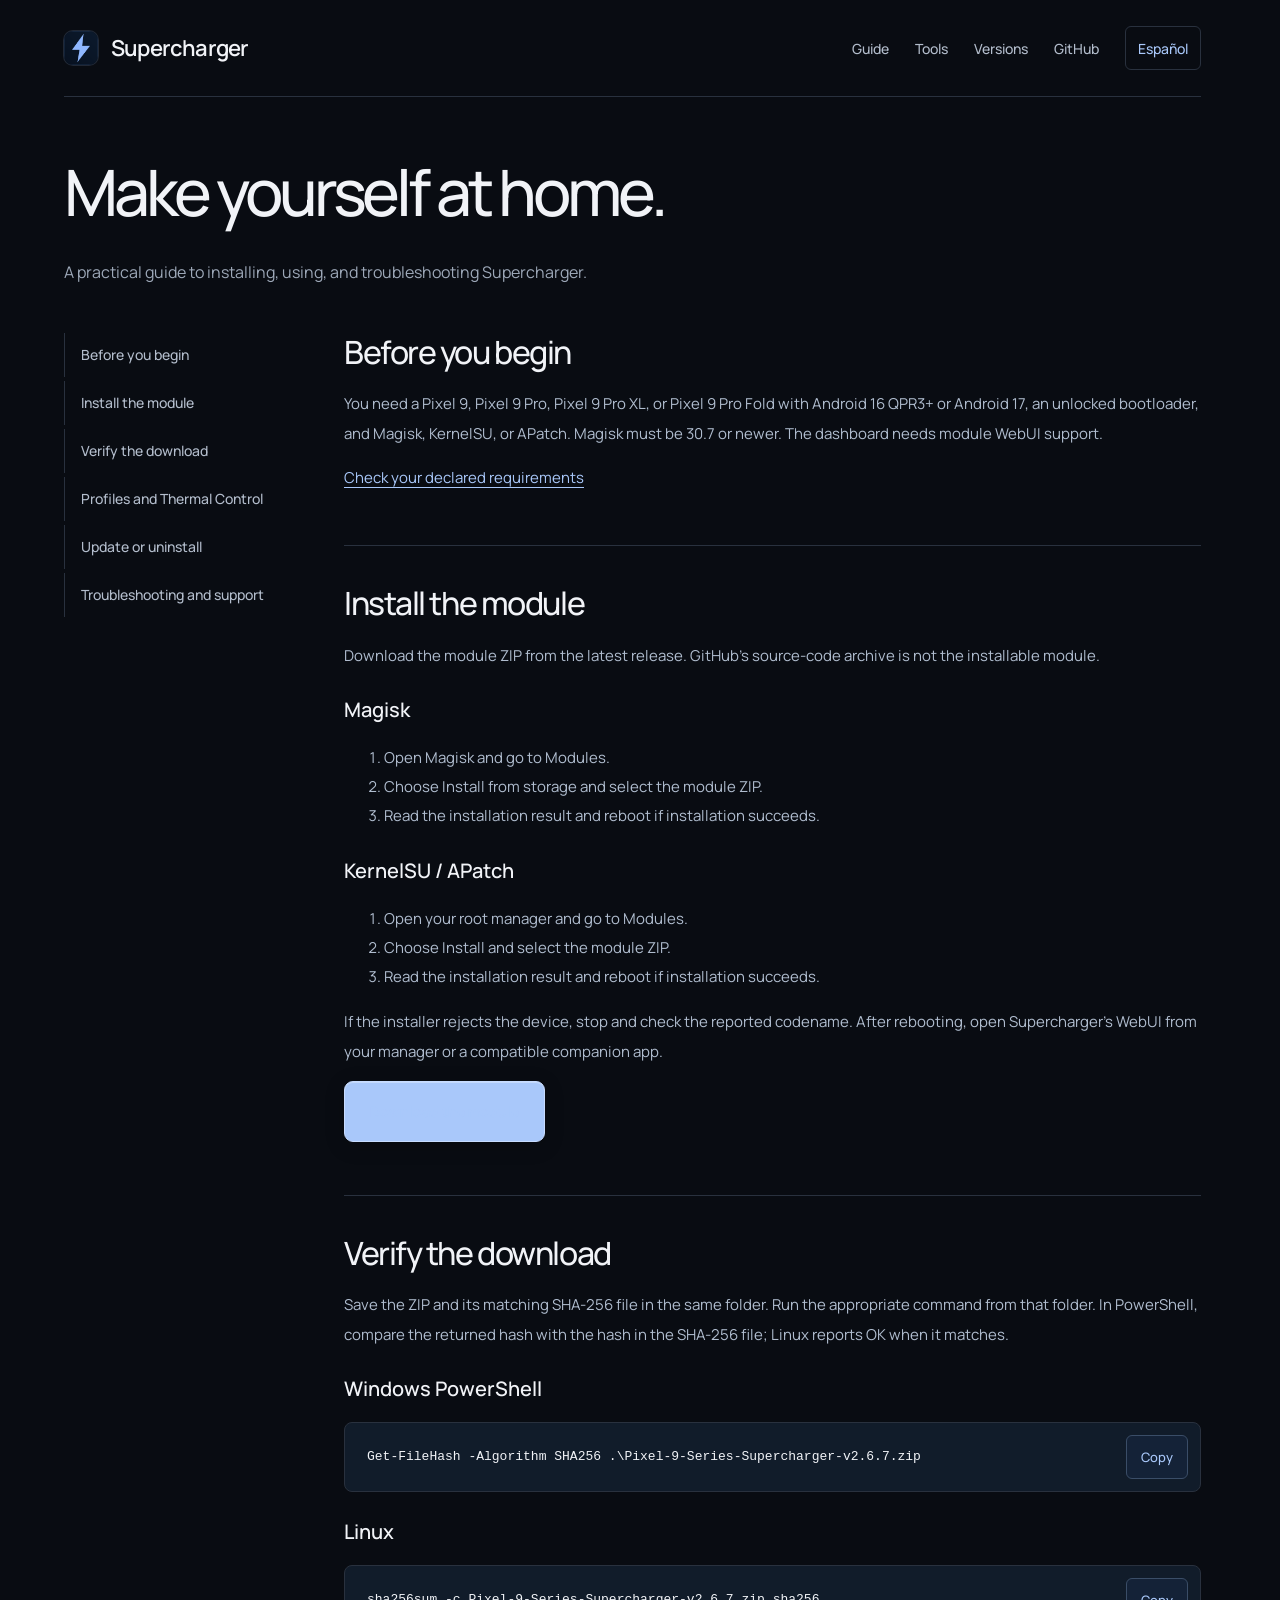
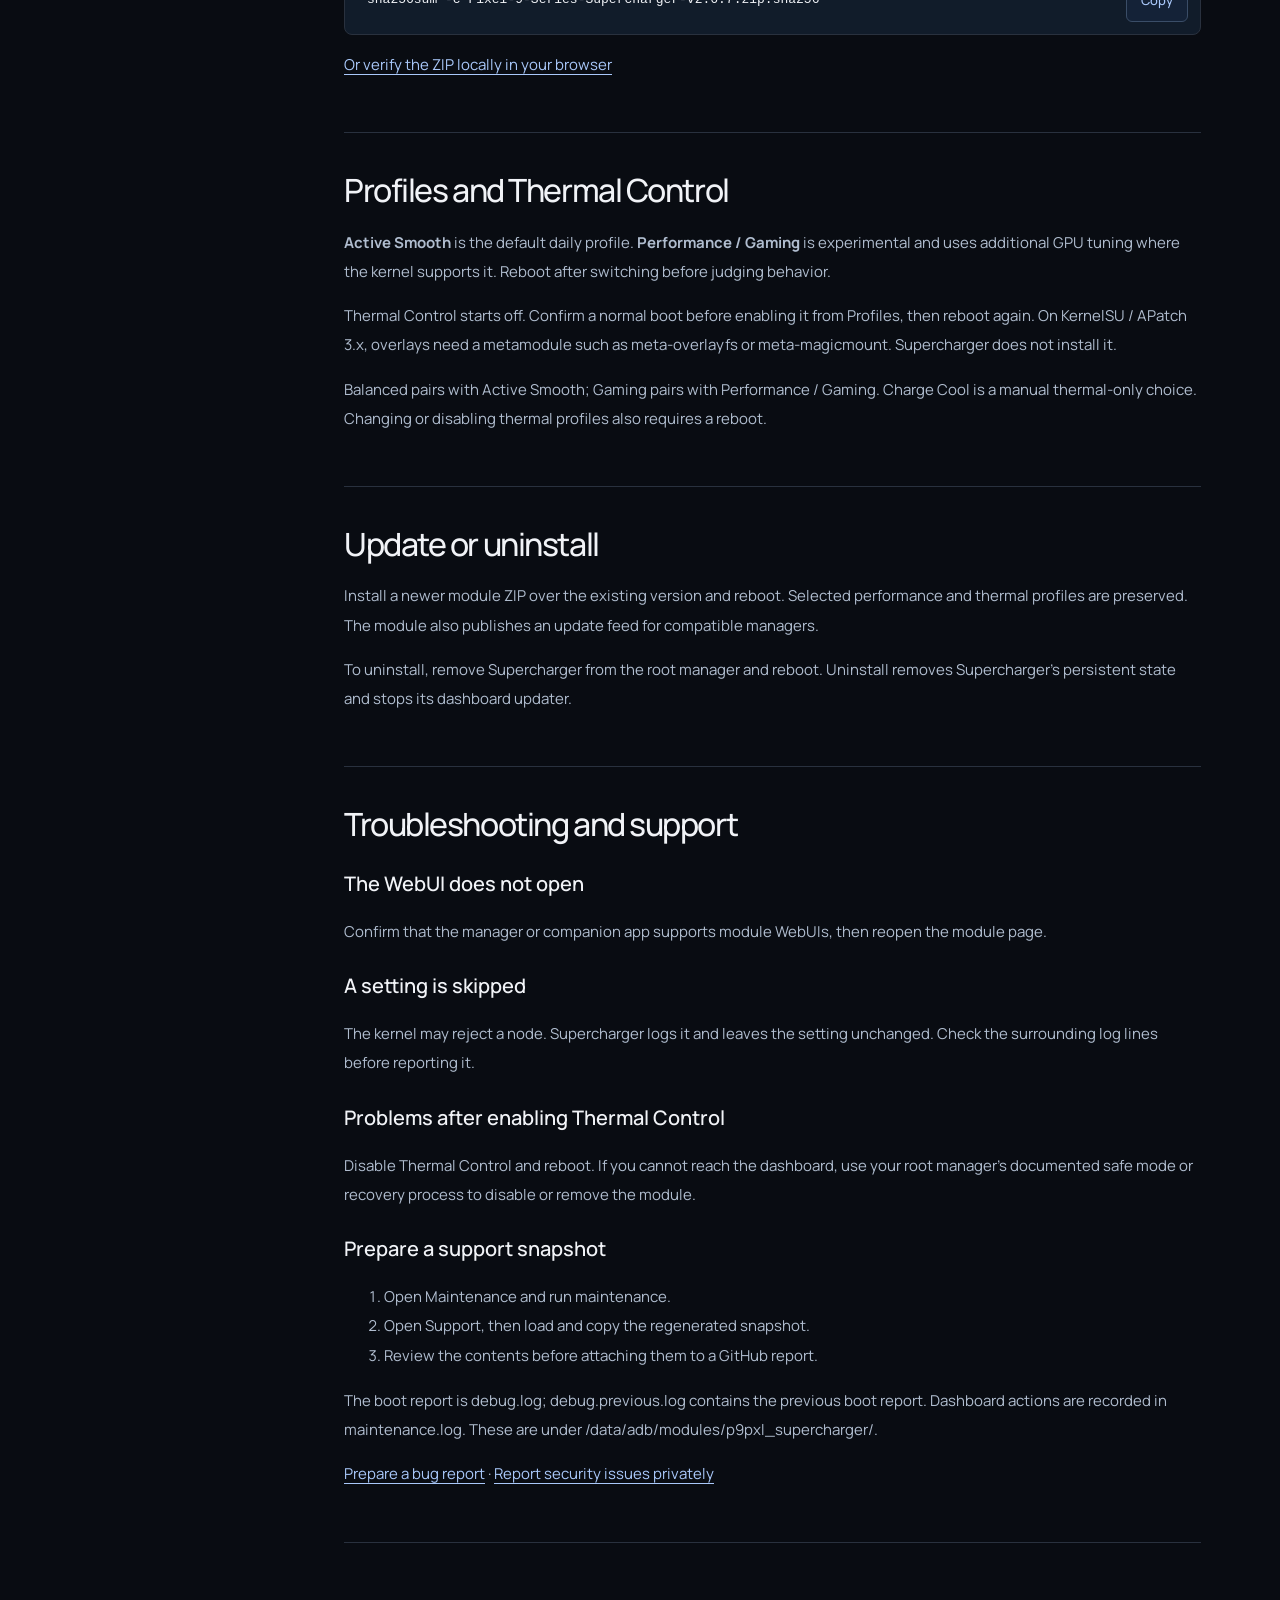
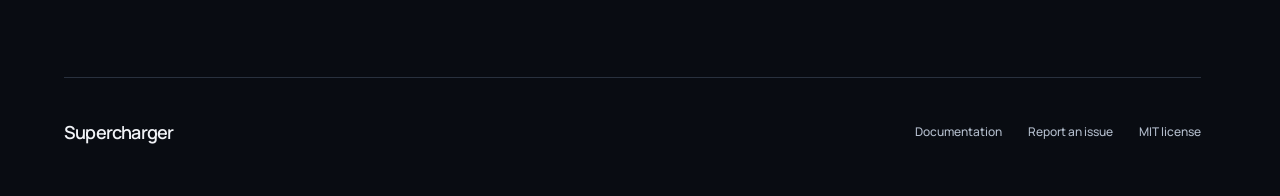
<file: site/guide.html>
<!doctype html>
<html lang="en"><head><meta charset="utf-8"><meta name="viewport" content="width=device-width, initial-scale=1">
<meta name="theme-color" content="#090c12"><title>Make yourself at home. — Supercharger</title>
<meta name="description" content="A practical guide to installing, using, and troubleshooting Supercharger.">
<link rel="canonical" href="https://drizzy07x.github.io/Supercharger_Pixel_9_Series/guide.html"><link rel="alternate" hreflang="en" href="https://drizzy07x.github.io/Supercharger_Pixel_9_Series/guide.html"><link rel="alternate" hreflang="es" href="https://drizzy07x.github.io/Supercharger_Pixel_9_Series/es/guide.html">
<link rel="icon" href="./assets/icon.png"><link rel="stylesheet" href="./styles.css"><link rel="stylesheet" href="./pages.css">
<script type="module" src="./site.mjs"></script></head><body>
<a class="skip-link" href="#main">Skip to content</a>
<header class="header wrap"><a class="brand" href="./index.html"><img src="./assets/icon.png" width="34" height="34" alt="">Supercharger</a>
<nav aria-label="Main navigation"><a href="./guide.html">Guide</a><a href="./tools.html">Tools</a><a href="./releases.html">Versions</a><a href="https://github.com/Drizzy07x/Supercharger_Pixel_9_Series">GitHub</a><a class="language-link" href="./es/guide.html" lang="es" hreflang="es">Español</a></nav></header>
<main id="main" class="wrap subpage"><div class="page-heading"><h1>Make yourself at home.</h1><p>A practical guide to installing, using, and troubleshooting Supercharger.</p></div><div class="guide-layout"><aside class="guide-nav"><nav aria-label="Guide topics"><a href="#requirements">Before you begin</a><a href="#install">Install the module</a><a href="#verify">Verify the download</a><a href="#profiles">Profiles and Thermal Control</a><a href="#updates">Update or uninstall</a><a href="#troubleshooting">Troubleshooting and support</a></nav></aside><div class="prose"><section id="requirements" class="guide-section"><h2>Before you begin</h2><p>You need a Pixel 9, Pixel 9 Pro, Pixel 9 Pro XL, or Pixel 9 Pro Fold with Android 16 QPR3+ or Android 17, an unlocked bootloader, and Magisk, KernelSU, or APatch. Magisk must be 30.7 or newer. The dashboard needs module WebUI support.</p><p><a href="./tools.html#requirements">Check your declared requirements</a></p></section><section id="install" class="guide-section"><h2>Install the module</h2><p>Download the module ZIP from the latest release. GitHub’s source-code archive is not the installable module.</p><h3>Magisk</h3><ol><li>Open Magisk and go to Modules.</li><li>Choose Install from storage and select the module ZIP.</li><li>Read the installation result and reboot if installation succeeds.</li></ol><h3>KernelSU / APatch</h3><ol><li>Open your root manager and go to Modules.</li><li>Choose Install and select the module ZIP.</li><li>Read the installation result and reboot if installation succeeds.</li></ol><p>If the installer rejects the device, stop and check the reported codename. After rebooting, open Supercharger’s WebUI from your manager or a compatible companion app.</p><p><a class="button primary" href="./index.html#install">Download the module</a></p></section><section id="verify" class="guide-section"><h2>Verify the download</h2><p>Save the ZIP and its matching SHA-256 file in the same folder. Run the appropriate command from that folder. In PowerShell, compare the returned hash with the hash in the SHA-256 file; Linux reports OK when it matches.</p><h3>Windows PowerShell</h3><div class="command"><pre><code id="powershell">Get-FileHash -Algorithm SHA256 .\Pixel-9-Series-Supercharger-v2.6.7.zip</code></pre><button type="button" data-copy="powershell" aria-label="Copy command for Windows PowerShell">Copy</button></div><h3>Linux</h3><div class="command"><pre><code id="linux">sha256sum -c Pixel-9-Series-Supercharger-v2.6.7.zip.sha256</code></pre><button type="button" data-copy="linux" aria-label="Copy command for Linux">Copy</button></div><p><a href="./tools.html#verify">Or verify the ZIP locally in your browser</a></p></section><section id="profiles" class="guide-section"><h2>Profiles and Thermal Control</h2><p><strong>Active Smooth</strong> is the default daily profile. <strong>Performance / Gaming</strong> is experimental and uses additional GPU tuning where the kernel supports it. Reboot after switching before judging behavior.</p><p>Thermal Control starts off. Confirm a normal boot before enabling it from Profiles, then reboot again. On KernelSU / APatch 3.x, overlays need a metamodule such as meta-overlayfs or meta-magicmount. Supercharger does not install it.</p><p>Balanced pairs with Active Smooth; Gaming pairs with Performance / Gaming. Charge Cool is a manual thermal-only choice. Changing or disabling thermal profiles also requires a reboot.</p></section><section id="updates" class="guide-section"><h2>Update or uninstall</h2><p>Install a newer module ZIP over the existing version and reboot. Selected performance and thermal profiles are preserved. The module also publishes an update feed for compatible managers.</p><p>To uninstall, remove Supercharger from the root manager and reboot. Uninstall removes Supercharger’s persistent state and stops its dashboard updater.</p></section><section id="troubleshooting" class="guide-section"><h2>Troubleshooting and support</h2><h3>The WebUI does not open</h3><p>Confirm that the manager or companion app supports module WebUIs, then reopen the module page.</p><h3>A setting is skipped</h3><p>The kernel may reject a node. Supercharger logs it and leaves the setting unchanged. Check the surrounding log lines before reporting it.</p><h3>Problems after enabling Thermal Control</h3><p>Disable Thermal Control and reboot. If you cannot reach the dashboard, use your root manager’s documented safe mode or recovery process to disable or remove the module.</p><h3>Prepare a support snapshot</h3><ol><li>Open Maintenance and run maintenance.</li><li>Open Support, then load and copy the regenerated snapshot.</li><li>Review the contents before attaching them to a GitHub report.</li></ol><p>The boot report is debug.log; debug.previous.log contains the previous boot report. Dashboard actions are recorded in maintenance.log. These are under /data/adb/modules/p9pxl_supercharger/.</p><p><a href="./tools.html#report">Prepare a bug report</a> · <a href="https://github.com/Drizzy07x/Supercharger_Pixel_9_Series/security/policy">Report security issues privately</a></p></section></div></div></main>
<p id="copy-status" class="copy-status" role="status" aria-live="polite"></p>
<footer class="footer wrap"><a class="brand" href="./index.html">Supercharger</a><nav aria-label="Project resources"><a href="./guide.html">Documentation</a><a href="./tools.html#report">Report an issue</a><a href="https://github.com/Drizzy07x/Supercharger_Pixel_9_Series/blob/main/LICENSE">MIT license</a></nav></footer></body></html>
</file>
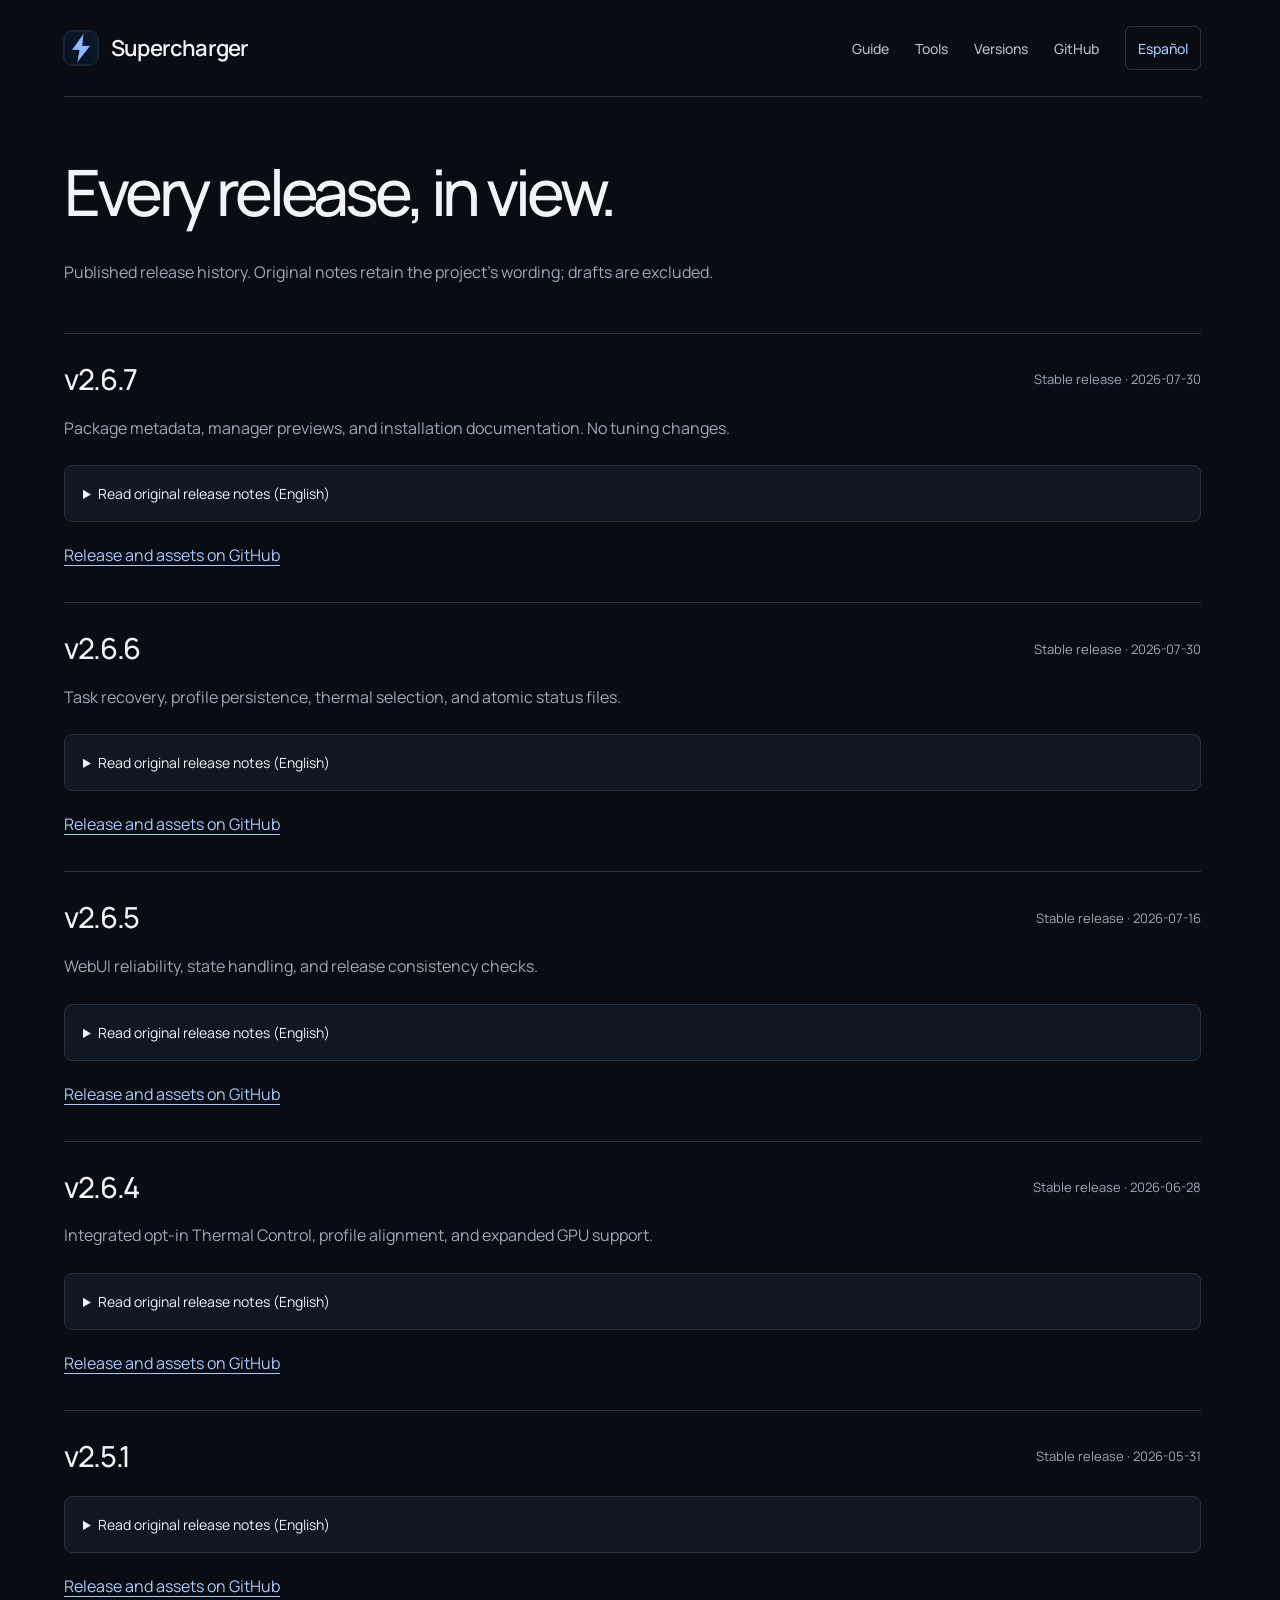
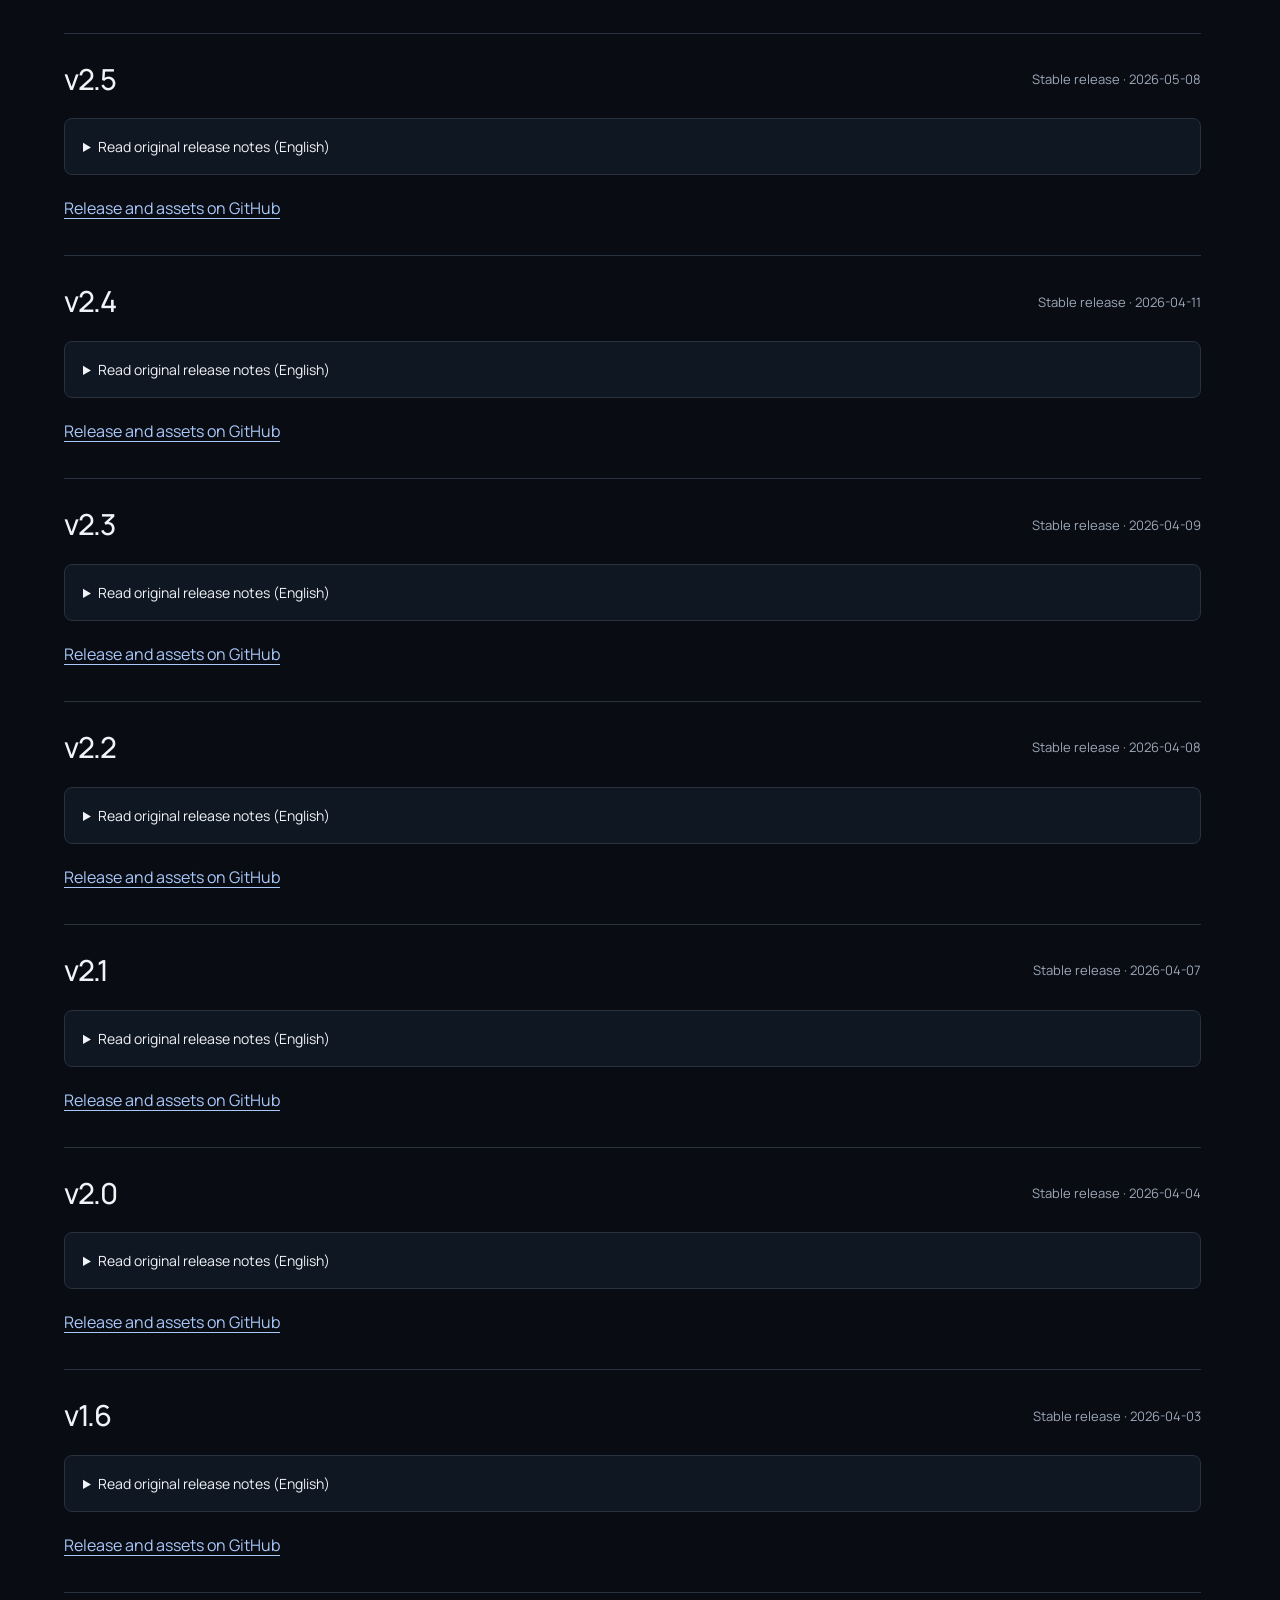
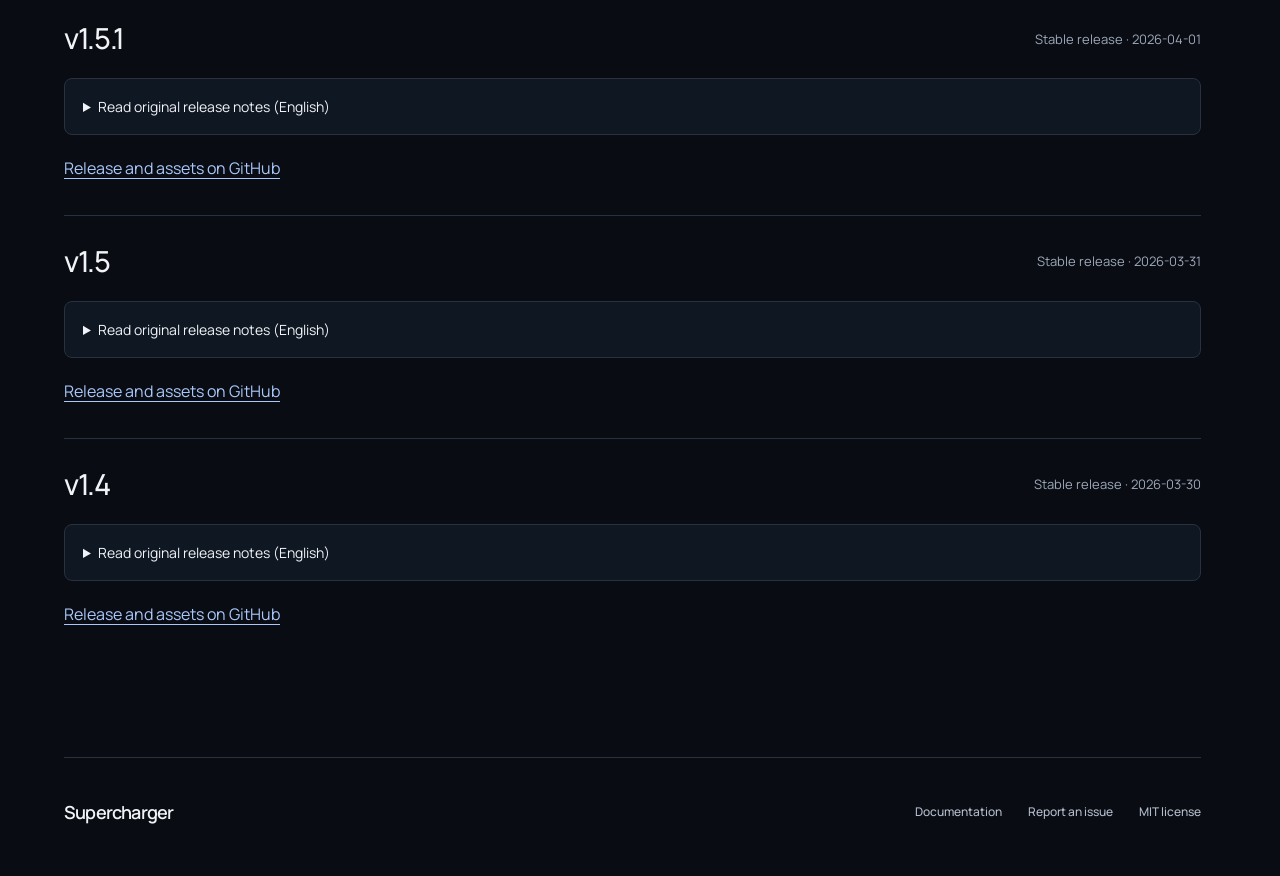
<file: site/releases.html>
<!doctype html>
<html lang="en"><head><meta charset="utf-8"><meta name="viewport" content="width=device-width, initial-scale=1">
<meta name="theme-color" content="#090c12"><title>Every release, in view. — Supercharger</title>
<meta name="description" content="Published release history. Original notes retain the project’s wording; drafts are excluded.">
<link rel="canonical" href="https://drizzy07x.github.io/Supercharger_Pixel_9_Series/releases.html"><link rel="alternate" hreflang="en" href="https://drizzy07x.github.io/Supercharger_Pixel_9_Series/releases.html"><link rel="alternate" hreflang="es" href="https://drizzy07x.github.io/Supercharger_Pixel_9_Series/es/releases.html">
<link rel="icon" href="./assets/icon.png"><link rel="stylesheet" href="./styles.css"><link rel="stylesheet" href="./pages.css">
<script type="module" src="./site.mjs"></script></head><body>
<a class="skip-link" href="#main">Skip to content</a>
<header class="header wrap"><a class="brand" href="./index.html"><img src="./assets/icon.png" width="34" height="34" alt="">Supercharger</a>
<nav aria-label="Main navigation"><a href="./guide.html">Guide</a><a href="./tools.html">Tools</a><a href="./releases.html">Versions</a><a href="https://github.com/Drizzy07x/Supercharger_Pixel_9_Series">GitHub</a><a class="language-link" href="./es/releases.html" lang="es" hreflang="es">Español</a></nav></header>
<main id="main" class="wrap subpage"><div class="page-heading"><h1>Every release, in view.</h1><p>Published release history. Original notes retain the project’s wording; drafts are excluded.</p></div><article class="release-card" id="v2.6.7"><div class="release-heading"><h2>v2.6.7</h2><span>Stable release · <time>2026-07-30</time></span></div><p>Package metadata, manager previews, and installation documentation. No tuning changes.</p><details><summary>Read original release notes (English)</summary><div class="release-source prose" lang="en"><h3>v2.6.7</h3><h3>Packaging and Documentation</h3><ul><li>The package now carries extended module metadata, so managers that read it show the module icon, cover image, dashboard screenshots, support and donate links, and the supported device list next to the module.</li><li>The supported device list is published as model IDs, so it matches Pixel 9, Pixel 9 Pro, Pixel 9 Pro XL, and Pixel 9 Pro Fold instead of failing to match every device.</li><li>The README has been rewritten around first-time setup: requirements, flashing steps for Magisk, KernelSU, and APatch, updating, uninstalling, troubleshooting, and dashboard screenshots.</li><li>Corrected the documented logging behavior. debug.log is the boot tuning report and is rewritten on every boot, while actions taken from the dashboard are recorded in maintenance.log. The support snapshot is regenerated by Run maintenance, not by the Support tab, which only loads the existing file.</li><li>Added a contributing guide, a security policy with a private reporting channel, and issue forms that collect the device, build, root solution, profile, and a support snapshot.</li><li>Release preflight now parses the module metadata, and documentation assets are kept out of the package.</li><li>No tuning, thermal, or WebUI behavior changes in this release.</li></ul></div></details><a href="https://github.com/Drizzy07x/Supercharger_Pixel_9_Series/releases/tag/v2.6.7">Release and assets on GitHub</a></article><article class="release-card" id="v2.6.6"><div class="release-heading"><h2>v2.6.6</h2><span>Stable release · <time>2026-07-30</time></span></div><p>Task recovery, profile persistence, thermal selection, and atomic status files.</p><details><summary>Read original release notes (English)</summary><div class="release-source prose" lang="en"><h3>v2.6.6</h3><h3>Reliability and State Handling</h3><ul><li>Maintenance and app optimization no longer stay blocked after an abnormal shutdown: locks now record their owner and are reclaimed when stale.</li><li>A background task interrupted before it finished is reported as interrupted instead of complete.</li><li>The selected profile and thermal profile now survive a module update.</li><li>Thermal Control profile buttons no longer change the performance profile.</li><li>Re-enabling Thermal Control restores the previously selected profile, including Charge Cool.</li><li>The dashboard updater is no longer skipped when its recorded PID was reused after a reboot.</li><li>Status and API state files are written atomically.</li><li>Uninstall no longer leaves module state behind under /data/adb.</li><li>WebUI: re-tapping an action no longer disables every control for the rest of the session, log tabs render the log they highlight, and the running job shows its own label.</li><li>Release metadata is published as a release asset, so the update feed can no longer advertise a package that does not exist yet.</li><li>Corrected the documented device codenames and added the Pixel 9 Pro Fold.</li></ul></div></details><a href="https://github.com/Drizzy07x/Supercharger_Pixel_9_Series/releases/tag/v2.6.6">Release and assets on GitHub</a></article><article class="release-card" id="v2.6.5"><div class="release-heading"><h2>v2.6.5</h2><span>Stable release · <time>2026-07-16</time></span></div><p>WebUI reliability, state handling, and release consistency checks.</p><details><summary>Read original release notes (English)</summary><div class="release-source prose" lang="en"><h3>v2.6.5</h3><h3>WebUI Reliability and Release Consistency</h3><ul><li>Fixed background task polling so completed tasks do not leave unnecessary timers running.</li><li>Prevented overlapping WebUI progress requests during app optimization and maintenance.</li><li>Kept module-dependent controls disabled until status is available, including error states.</li><li>Corrected app-selection controls across loading, filtering, failure, and busy transitions.</li><li>Added regression coverage for the corrected WebUI state handling.</li><li>Synchronized the README, module metadata, installer, service profile, update feed, and release notes.</li><li>Added release preflight checks for WebUI regressions and cross-file version consistency.</li></ul></div></details><a href="https://github.com/Drizzy07x/Supercharger_Pixel_9_Series/releases/tag/v2.6.5">Release and assets on GitHub</a></article><article class="release-card" id="v2.6.4"><div class="release-heading"><h2>v2.6.4</h2><span>Stable release · <time>2026-06-28</time></span></div><p>Integrated opt-in Thermal Control, profile alignment, and expanded GPU support.</p><details><summary>Read original release notes (English)</summary><div class="release-source prose" lang="en"><h3>v2.6.4</h3><h3>Consolidated Release Notes</h3><ul><li>Integrated Thermal Control is bundled into the main Supercharger module with Balanced, Gaming, and Charge Cool profiles.</li><li>Thermal Control stays off by default for safer first boot behavior, with manual enable, disable, and profile selection from WebUI.</li><li>Active Smooth syncs to Balanced Thermal and Performance / Gaming syncs to Gaming Thermal after Thermal Control is enabled.</li><li>Charge Cool remains a manual Thermal-only profile and is preserved during routine Supercharger refreshes.</li><li>WebUI copy has been refined across status, profiles, thermal mode, maintenance, logs, app optimization, and support output.</li><li>KernelSU WebUI packaging ships with explicit Unix file modes while keeping webroot detection compatible with KernelSU.</li><li>Performance / Gaming includes expanded GPU devfreq discovery, GPU floor fallback, saved GPU policy state, and gpu-scan diagnostics.</li><li>Maintenance includes one-tap repair, support snapshot generation, background task progress, app optimization, and Android system dexopt trigger.</li><li>Safety behavior remains conservative: no thermal bypass, no charging override, no forced stable-profile CPU/GPU clocks, and no block scheduler override.</li><li>Release packaging uses an explicit manifest plus preflight checks for shell scripts, WebUI JavaScript, update metadata, thermal JSON, package contents, Unix permissions, runtime state, and active thermal overlays.</li><li>Local build outputs, logs, profile state, task state, caches, and editor files are ignored so release ZIPs stay clean.</li><li>Module metadata wording has been cleaned up.</li></ul></div></details><a href="https://github.com/Drizzy07x/Supercharger_Pixel_9_Series/releases/tag/v2.6.4">Release and assets on GitHub</a></article><article class="release-card" id="v2.5.1"><div class="release-heading"><h2>v2.5.1</h2><span>Stable release · <time>2026-05-31</time></span></div><details><summary>Read original release notes (English)</summary><div class="release-source prose" lang="en"><h3>Pixel 9 Series Supercharger v2.5.1 Hotfix</h3><p>This is a small hotfix release for Pixel 9 Series Supercharger v2.5.</p><p>The main focus of this update is to fix WebUI status reporting and update metadata issues reported by users after the v2.5 release.</p><h3>Fixed</h3><ul><li>Fixed WebUI status parsing showing incorrect values such as:</li></ul><ul><li>Unknown (unknown) device</li><li>Root unknown</li><li>Temp unknown</li><li>missing or blank active profile</li><li>false Check log status</li><li>Fixed update metadata pointing to the old repository path.</li><li>Fixed release ZIP URL and asset name consistency.</li><li>Updated installer banner and module metadata to v2.5.1.</li><li>Updated README and release documentation for consistency.</li></ul><h3>Notes</h3><ul><li>No CPU, GPU, charging, or thermal safety limits were changed.</li><li>No aggressive performance tuning was added.</li><li>Existing tuning behavior remains the same as v2.5.</li><li>This release is intended as a safe WebUI/updater hotfix.</li><li>Reboot after installing.</li></ul><h3>Install / Update</h3><p>Flash the module ZIP through Magisk, KernelSU, or a compatible root manager, then reboot.</p><h3>Asset</h3><p>Use:</p><p>Pixel-9-Series-Supercharger-v2.5.1.zip</p></div></details><a href="https://github.com/Drizzy07x/Supercharger_Pixel_9_Series/releases/tag/v2.5.1">Release and assets on GitHub</a></article><article class="release-card" id="v2.5"><div class="release-heading"><h2>v2.5</h2><span>Stable release · <time>2026-05-08</time></span></div><details><summary>Read original release notes (English)</summary><div class="release-source prose" lang="en"><h3>Full Release Changelog</h3><p>Pixel 9 Series Supercharger v2.5 is a major release focused on profile-based tuning, a redesigned WebUI, safer maintenance tools, app optimization, improved diagnostics, and optional integration with Supercharger Thermal Control.</p><p>This release keeps the default daily-use profile conservative while introducing a separate experimental Performance / Gaming profile for users who want stronger responsiveness during gaming or short performance sessions.</p><p>---</p><h3>Highlights</h3><ul><li>Redesigned WebUI dashboard</li><li>New profile system</li><li>Added Active Smooth profile</li><li>Added Performance / Gaming profile</li><li>Added optional Supercharger Thermal Control integration</li><li>Added ART app optimization tools</li><li>Added one-tap maintenance</li><li>Added support snapshot generation</li><li>Added async background tasks for long operations</li><li>Added improved Android 17 detection</li><li>Added stronger diagnostics and status reporting</li><li>Added Graphics Pipeline Boost fallback for kernels without direct GPU devfreq access</li><li>Improved boot safety and fallback handling</li></ul><p>---</p><h3>New WebUI Dashboard</h3><p>v2.5 introduces a redesigned WebUI for KernelSU and Magisk environments.</p><p>The new dashboard includes:</p><ul><li>Overview page</li><li>Profile control</li><li>Maintenance tools</li><li>Logs viewer</li><li>App optimization tools</li><li>Support snapshot tools</li><li>Thermal Control addon status</li><li>Cleaner mobile layout</li><li>Improved spacing around Pixel status bar and camera cutout areas</li></ul><p>Long-running actions now run in the background to reduce WebUI freezing and improve usability.</p><p>---</p><h3>Profile System</h3><p>v2.5 introduces a profile-based tuning framework.</p><h3>Active Smooth</h3><p>Default daily-use profile.</p><p>Designed for:</p><ul><li>smoother daily use</li><li>better responsiveness</li><li>safe boot behavior</li><li>battery-conscious tuning</li><li>thermal consistency</li><li>stable long-term use</li></ul><h3>Performance / Gaming</h3><p>Experimental profile for gaming and higher responsiveness.</p><p>Designed for:</p><ul><li>stronger foreground responsiveness</li><li>gaming-oriented VM tuning</li><li>best-effort CPU responsiveness tuning</li><li>stronger IRQ routing where accepted by the kernel</li><li>storage read-ahead floor where useful</li><li>graphics pipeline support where available</li><li>Thermal Control gaming sync</li></ul><p>Performance / Gaming may increase heat, power usage, and battery drain.</p><p>---</p><h3>Addon</h3><p>https://github.com/Drizzy07x/Supercharger-Thermal-Control/releases</p></div></details><a href="https://github.com/Drizzy07x/Supercharger_Pixel_9_Series/releases/tag/v2.5">Release and assets on GitHub</a></article><article class="release-card" id="v2.4"><div class="release-heading"><h2>v2.4</h2><span>Stable release · <time>2026-04-11</time></span></div><details><summary>Read original release notes (English)</summary><div class="release-source prose" lang="en"><h3>[v2.4 STABLE] - 2026-04-11</h3><p>This stable release focuses on strengthening compatibility, diagnostics, and cross-version resilience while preserving the current performance profile.  </p><p>The goal of v2.4 STABLE is to keep the module feeling reliable and well-balanced on Android 16 QPR3 while improving adaptability and observability for Android 17, without introducing harsher tuning.</p><h3>Highlights</h3><ul><li>Improved compatibility handling across Android 16 QPR3 and Android 17</li><li>Added stronger capability detection instead of relying on rigid version-specific behavior</li><li>Expanded diagnostics and auditing for easier support and troubleshooting</li><li>Preserved the current stable tuning profile without adding aggressive new tweaks</li><li>Focused on long-term maintainability and cleaner fallback behavior</li></ul><h3>Changes</h3><ul><li>Added a dedicated System Version Audit block for Android release, SDK, build, kernel, and device reporting</li><li>Added a Compatibility Audit block to validate available paths, supported options, and kernel-exposed capabilities</li><li>Improved block I/O compatibility checks with safer scheduler parsing and stricter validation</li><li>Improved network capability validation before applying supported values</li><li>Improved compatibility handling for unsupported or unavailable nodes by using safer SKIP behavior</li><li>Preserved vm.page-cluster=0 only when swap or zram is active</li><li>Preserved selective IRQ affinity for storage/UFS, Wi-Fi/network, and touch/input</li><li>Preserved conservative VM, block I/O, and network tuning with cleaner diagnostics</li><li>Added a more useful support-oriented audit flow for easier comparison between builds</li></ul><h3>Focus of this release</h3><ul><li>Better cross-version compatibility</li><li>Better diagnostics and support visibility</li><li>Cleaner fallback behavior</li><li>More maintainable daily-use profile</li><li>Stable performance without unnecessary expansion of tuning scope</li></ul><h3>Notes</h3><p>This release does not aim to push performance further through additional tweaks.  </p><p>Instead, it improves how the module detects, validates, and applies its existing profile so it can remain safer, cleaner, and more dependable across future Android updates.</p></div></details><a href="https://github.com/Drizzy07x/Supercharger_Pixel_9_Series/releases/tag/v2.4">Release and assets on GitHub</a></article><article class="release-card" id="v2.3"><div class="release-heading"><h2>v2.3</h2><span>Stable release · <time>2026-04-09</time></span></div><details><summary>Read original release notes (English)</summary><div class="release-source prose" lang="en"><h3>[v2.3 STABLE] - 2026-04-09</h3><p>This stable release keeps the profile conservative, readable, and well-audited.  </p><p>The goal of v2.3 STABLE is to retain the tweaks that provide the best balance between smoothness, battery life, thermal consistency, and boot safety on the Pixel 9 Pro XL / Pixel 9 Pro series.</p><h3>Highlights</h3><ul><li>Removed unnecessary runtime variation</li><li>Kept only the most stable and consistent tuning paths</li><li>Improved presentation of both Magisk dashboard and audit logs</li><li>Maintained best-effort behavior across unsupported kernels</li><li>Focused on daily-use stability over aggressive tweaking</li></ul><h3>Changes</h3><ul><li>Kept vm.page-cluster=0 only when swap or zram is active</li><li>Kept selective IRQ affinity only for storage/UFS, Wi-Fi/network, and touch/input</li><li>Removed cpu.uclamp.latency_sensitive writes from the service profile</li><li>Preserved conservative VM tuning with clear per-setting logging</li><li>Preserved block I/O tuning with per-device logging and summary output</li><li>Preserved safe network tuning with cleaner audit wording</li><li>Refined dashboard wording and visual presentation</li><li>Refined debug.log section headers and message consistency</li><li>Kept battery temperature refresh slow and conditional to reduce overhead</li></ul><h3>Focus of this release</h3><ul><li>Better daily stability</li><li>Better readability and diagnostics</li><li>Lower battery impact</li><li>Cleaner boot behavior</li><li>More polished stable presentation</li></ul><h3>Notes</h3><p>&gt;This release is intended to be the clean and dependable profile for everyday use.  </p><p>It does not try to be harsher than previous builds; instead, it aims to be more predictable, more transparent, and easier to trust.</p><p>---</p></div></details><a href="https://github.com/Drizzy07x/Supercharger_Pixel_9_Series/releases/tag/v2.3">Release and assets on GitHub</a></article><article class="release-card" id="v2.2"><div class="release-heading"><h2>v2.2</h2><span>Stable release · <time>2026-04-08</time></span></div><details><summary>Read original release notes (English)</summary><div class="release-source prose" lang="en"><h3>[v2.2 STABLE] - 2026-04-08</h3><p>This release focuses on refining the module instead of adding more aggressive tweaks.  </p><p>The goal of v2.2 is to deliver a cleaner, safer, and more device-aware tuning profile for daily use on the Pixel 9 Pro XL / Pixel 9 Pro series.</p><h3>Highlights</h3><ul><li>Removed overly aggressive global IRQ behavior</li><li>Switched to more selective and safer tuning logic</li><li>Improved thermal awareness to protect stability and battery life</li><li>Reduced unnecessary boot-time writes</li><li>Kept the module focused on real-world smoothness instead of excessive tweaking</li></ul><h3>Changes</h3><ul><li>Removed global IRQ affinity application across all IRQ nodes</li><li>Moved toward selective IRQ handling for relevant hardware only</li><li>Reworked block I/O tuning to detect valid block devices dynamically</li><li>Reduced read_ahead_kb defaults for a more balanced storage profile</li><li>Added safer scheduler validation before applying block scheduler changes</li><li>Improved VM tuning with more conservative dirty memory behavior</li><li>Applied swappiness only when swap/zram is actually active</li><li>Cleaned up network tuning by removing unnecessary aggressive overrides</li><li>Added thermal guard logic to skip heavier tweaks when battery temperature is high</li><li>Reduced redundant writes during boot by making settings conditional</li><li>Kept Dalvik/ART checks as audit-only for safer daily operation</li><li>Improved dashboard update behavior to avoid unnecessary module.prop rewrites</li></ul><h3>Focus of this release</h3><ul><li>Better daily stability</li><li>Better thermal consistency</li><li>Lower risk of battery drain</li><li>Cleaner boot behavior</li><li>More reliable device-aware tuning</li></ul><h3>Notes</h3><p>&gt;This update is designed to make the module smarter, not harsher.  </p><p>Instead of stacking more tweaks, v2.2 improves how and when tuning is applied, with a stronger focus on efficiency, safety, and consistency for everyday use.</p><p>---</p></div></details><a href="https://github.com/Drizzy07x/Supercharger_Pixel_9_Series/releases/tag/v2.2">Release and assets on GitHub</a></article><article class="release-card" id="v2.1"><div class="release-heading"><h2>v2.1</h2><span>Stable release · <time>2026-04-07</time></span></div><details><summary>Read original release notes (English)</summary><div class="release-source prose" lang="en"><h3>🚀 Overview</h3><p>The v2.1 Stable release is the definitive performance architecture for the Pixel 9 Pro XL. After intensive debugging and forensic analysis on Android 16 (crDroid), we have moved away from &quot;hot-swap&quot; injections to a deep, systemless integration that ensures maximum power without compromising system stability.</p><p>---</p><h3>🛠️ What&#x27;s New in v2.1 Stable?</h3><h3>🧠 Zygote-Safe RAM Management</h3><ul><li>Early-Boot Injection: All Dalvik/ART VM parameters have been moved to system.prop. This fixes the critical SIGABRT crashes in Zygote64 by applying the 16GB RAM profile during the post-fs-data phase.</li><li>1GB Heap Mastery: Apps now enjoy a massive 1024MB heap limit from the second the phone turns on, enabling true multitasking for power users.</li></ul><h3>🎮 Smart IRQ Balance v2.0</h3><ul><li>Zumapro Affinity: Manual interrupt routing specifically tuned for the Tensor G4 (Pixel 9 series).</li><li>Touch Priority: The synaptics_tcm panel is now pinned to the Prime Cores (f0) for near-zero input latency.</li><li>Isolation: Modem and UFS interrupts are offloaded to mid-cores, maintaining high performance while keeping the device cool (Thermal tested at ~34.2°C).</li></ul><h3>💾 Industrial-Grade I/O (UFS 4.0)</h3><ul><li>Zero-Overhead Pipelines: Scheduler set to none across all primary and secondary UFS nodes (sda, sdb, sdc).</li><li>1024KB Read-Ahead: Dramatically reduces loading times for heavy games and high-resolution media.</li></ul><h3>🌐 High-Burst Networking</h3><ul><li>TCP Cubic Stability: Reverted to a rock-solid Cubic congestion control to ensure 100% compatibility with Stock and Custom kernels.</li><li>16MB Buffers: Enhanced TCP window sizes for sustained high-speed 5G/Wi-Fi throughput.</li></ul><p>---</p><h3>🔍 Bug Fixes &amp; Cleanup</h3><ul><li>Removed: Unstable LMKD (Low Memory Killer) tweaks that caused reboots on Android 16.</li><li>Removed: Forced skiavk (Vulkan) rendering, fixing UI jank and surface detection errors.</li><li>Fixed: System UI instability when launching heavy apps.</li><li>Audit Engine: Updated internal logger to verify system.prop success in a &quot;Read-Only&quot; mode.</li></ul><p>---</p><h3>⚙️ Installation</h3><p>1. Flash the ZIP via Magisk or KernelSU.</p><p>2. Reboot your device.</p><p>3. Verify status in: /data/adb/modules/Pixel9_Supercharger/debug.log.</p><p>---</p><p>&gt; Developer Note: *&quot;This version represents the perfect balance between raw hardware speed and daily driver reliability. We broke Zygote just to learn how to make it stronger.&quot;* — Drizzy_07</p><h3>What&#x27;s Changed</h3><ul><li>V2.1 beta by @Drizzy07x in https://github.com/Drizzy07x/Pixel-9-Pro-XL-Supercharger/pull/5</li></ul><p>Full Changelog: https://github.com/Drizzy07x/Pixel-9-Pro-XL-Supercharger/compare/v2.0...v2.1</p></div></details><a href="https://github.com/Drizzy07x/Supercharger_Pixel_9_Series/releases/tag/v2.1">Release and assets on GitHub</a></article><article class="release-card" id="v2.0"><div class="release-heading"><h2>v2.0</h2><span>Stable release · <time>2026-04-04</time></span></div><details><summary>Read original release notes (English)</summary><div class="release-source prose" lang="en"><h3>🚀 v2.0 Stable is Officially Here!</h3><p>After rigorous A/B testing and deep kernel auditing on the bleeding-edge Android 16 GKI architecture, the Supercharger v2.0 transitions from Beta to Stable. </p><p>This major release shifts our focus entirely toward Absolute Thermal Efficiency and Zero-Latency I/O, proving that smart engineering beats brute force.</p><h3>🏆 The A/B Test Results (Supercharger vs. Stock Android 16)</h3><p>We ran extensive PCMark Work 3.0 benchmarks to compare this module against the stock kernel:</p><ul><li>Flawless Thermals: While the stock kernel suffers from thermal spikes under heavy load, v2.0 maintained a perfectly flat thermal line and CPU clock discipline. No overheating, no thermal throttling.</li><li>Storage Superiority: v2.0 scored 22,098 in the Writing 3.0 test, explicitly beating the stock kernel&#x27;s I/O speeds thanks to our custom UFS queue manipulation.</li></ul><h3>⚡ What&#x27;s New in v2.0 Stable</h3><p>1. Android 16 Smart IRQ Mastery</p><ul><li>Completely rebuilt the IRQ engine to dynamically extract exact hardware nodes from the master /proc/interrupts list, bypassing Android 16&#x27;s strict security restrictions.</li><li>Touchpanel (synaptics_tcm): Strictly pinned to Performance Cores (Mask f0) for flawless, zero-lag 120Hz scrolling.</li><li>Storage &amp; Network (ufshcd, exynos-pcie): Pinned to Mid Cores (Mask 70) to prevent background battery drain.</li></ul><p>2. Zero I/O Stats Overhead</p><ul><li>The Linux kernel constantly logs read/write statistics (iostats), consuming background CPU cycles. We forced this to 0 across all UFS blocks, cooling down the device and accelerating app load times.</li></ul><p>3. 5G Elasticity TCP Buffers</p><ul><li>Injected massive, dynamic read/write buffers (tcp_rmem and tcp_wmem) specifically calculated to handle 5G packet loss and cell-tower handoffs seamlessly while moving.</li></ul><p>---</p><p>Build Code: 200</p><p>Compatibility: Tensor G4 (Pixel 9 Series) | Android 14, 15 &amp; 16.</p><h3>What&#x27;s Changed</h3><ul><li>V2.0 dev by @Drizzy07x in https://github.com/Drizzy07x/Pixel-9-Pro-XL-Supercharger/pull/3</li></ul><p>Full Changelog: https://github.com/Drizzy07x/Pixel-9-Pro-XL-Supercharger/compare/v1.6...v2.0</p></div></details><a href="https://github.com/Drizzy07x/Supercharger_Pixel_9_Series/releases/tag/v2.0">Release and assets on GitHub</a></article><article class="release-card" id="v1.6"><div class="release-heading"><h2>v1.6</h2><span>Stable release · <time>2026-04-03</time></span></div><details><summary>Read original release notes (English)</summary><div class="release-source prose" lang="en"><h3>🚀 Supercharger v1.6 STABLE</h3><p>After rigorous beta testing, version 1.6 is officially ready for daily use. This monumental update shifts the module from standard script execution to an Intelligent Hardware Architecture, explicitly optimized for the Pixel 9 Pro XL&#x27;s Tensor G4 (Zumapro) kernel.</p><h3>🛠️ What&#x27;s New in v1.6</h3><h3>🛡️ Deep Audit Engine</h3><ul><li>Military-Grade Logging: The module now features a Deep Audit Engine. Check your debug.log to see a detailed [PASS/FAIL] report of every hardware and software tweak applied to your device.</li><li>Prop Verification: The engine natively verifies Android resetprop injections, ensuring the 16GB RAM profile and SkiaVK UI are completely active.</li></ul><h3>🧠 Smart Storage Engine</h3><ul><li>Intelligent Pivot: Dropped infinite system-fighting loops to save battery. The engine now accepts Google&#x27;s UFS 4.0 physical Queue Depth limit but compensates by massively boosting read_ahead_kb to 1024.</li><li>Result: Lightning-fast I/O operations and app loading times with zero battery drain.</li></ul><h3>🌐 Smart Network Engine</h3><ul><li>Cubic Optimization: Specifically tuned the cubic congestion control for mobile networks.</li><li>Socket Reuse: Enabled tcp_tw_reuse to instantly recycle dead connections, drastically dropping latency, lag spikes, and ping on 5G and Wi-Fi networks.</li></ul><h3>🚧 Smart IRQ Balancing</h3><ul><li>Hardware Node Tracking: The custom IRQ balancer now counts and displays the exact number of hardware nodes assigned to specific cores.</li><li>Touch Priority: Forced touchpanel interrupts to the Performance Cores (f0 mask) for absolute zero-lag scrolling.</li><li>Efficiency: Network and I/O processes are offloaded to Mid and Efficiency cores, allowing the Cortex-X4 Prime core to enter Deep Sleep faster.</li></ul><p>---</p><p>Build Code: 161</p><p>Status: Stable Release</p><p>Compatibility: Pixel 9, Pixel 9 Pro, Pixel 9 Pro XL, Pixel 9 Pro Fold (Tensor G4)</p><h3>What&#x27;s Changed</h3><ul><li>Merge 1.6 Stable [smart engine] by @Drizzy07x in https://github.com/Drizzy07x/Pixel-9-Pro-XL-Supercharger/pull/2</li></ul><p>Full Changelog: https://github.com/Drizzy07x/Pixel-9-Pro-XL-Supercharger/compare/v1.5.1...v1.6</p></div></details><a href="https://github.com/Drizzy07x/Supercharger_Pixel_9_Series/releases/tag/v1.6">Release and assets on GitHub</a></article><article class="release-card" id="v1.5.1"><div class="release-heading"><h2>v1.5.1</h2><span>Stable release · <time>2026-04-01</time></span></div><details><summary>Read original release notes (English)</summary><div class="release-source prose" lang="en"><h3>🚀 Pixel 9 Pro Series Supercharger v1.5.1 Stable</h3><p>This critical update targets system &quot;hangs&quot; under heavy load, optimizes storage throughput, and introduces a dynamic diagnostic engine to ensure full compatibility with Magisk, KernelSU, and APatch.</p><h3>🛠️ Key Improvements &amp; Fixes</h3><ul><li>Dynamic Log Engine: Fixed an issue where debug.log was failing to generate. The script now auto-detects the exact root manager installation path and enforces proper 0666 read/write permissions automatically.</li><li>CPU Cluster Scaling: Performance cores (P4 &amp; P7) have been released from aggressive power-saving modes (powersave_bias). This ensures instantaneous scaling during heavy tasks. No more system freezes or hangs.</li><li>UTF-8 Log Fix: Re-coded the diagnostic output to prevent character encoding errors (mojibake/Chinese characters) in mobile text editors.</li><li>UFS 4.0 High-Throughput: Increased nr_requests to 256 and optimized read_ahead to 1024KB for smoother data flow and faster app loading.</li><li>Connectivity: Verified and re-applied TCP Fast Open (3) and Low Latency (1) tweaks for peak 5G/Wi-Fi performance.</li><li>Memory Management: Refined Dalvik heap parameters and memory pressure specifically for the 16GB LPDDR5X stack.</li></ul><h3>📦 Installation</h3><p>1. Download Supercharger-v1.5.1.zip from the assets below.</p><p>2. Flash via Magisk, KernelSU, or APatch.</p><p>3. Reboot and wait 60 seconds for the dashboard to initialize.</p><p>---</p><p>Build Code: 151</p><p>Status: Stable / Performance Ready ✅</p></div></details><a href="https://github.com/Drizzy07x/Supercharger_Pixel_9_Series/releases/tag/v1.5.1">Release and assets on GitHub</a></article><article class="release-card" id="v1.5"><div class="release-heading"><h2>v1.5</h2><span>Stable release · <time>2026-03-31</time></span></div><details><summary>Read original release notes (English)</summary><div class="release-source prose" lang="en"><h3>🚀 Supercharger v1.5 Stable</h3><p>This is a stable release for the Google Pixel 9 Pro XL (komodo). This version consolidates performance, efficiency, and stability optimizations into a unified framework.</p><h3>✨ Key Highlights:</h3><ul><li>[🚀] Evolutionary Visual Dashboard: Real-time status updates in Magisk description (⏳ -&gt; 🧠 -&gt; 🌐 -&gt; 🚀).</li><li>[🌡️] Live Temp Monitoring: 60s refresh loop displaying the Actual Temp of the Tensor G4 in Magisk.</li><li>[⚡] Filesystem Stability Patch: Capped nr_requests at 128 and excluded MediaProvider to fix all screenshot/deletion errors.</li><li>[🧠] 16GB RAM Efficiency: Tuned Dalvik heaps (1GB) and VFS pressure (50) for maximum multitasking.</li><li>[🌐] Race to Sleep Networking: TCP Fast Open (3) and Low Latency (1) for optimized 5G/Wi-Fi 7.</li></ul><h3>🛠️ Installation:</h3><p>1. Flash via Magisk.</p><p>2. Reboot and wait 60 seconds for initialization.</p><p>3. Check /data/adb/modules/p9pxl_supercharger/debug.log for status.</p><p>Optimized for Android 16 (Evolution X)</p><p>Developer: @Drizzy_07</p></div></details><a href="https://github.com/Drizzy07x/Supercharger_Pixel_9_Series/releases/tag/v1.5">Release and assets on GitHub</a></article><article class="release-card" id="v1.4"><div class="release-heading"><h2>v1.4</h2><span>Stable release · <time>2026-03-30</time></span></div><details><summary>Read original release notes (English)</summary><div class="release-source prose" lang="en"><p>Features:</p><p>16GB RAM Tuning: Optimized Dalvik Heap and Swappiness for heavy multitasking.</p><p>Hardware Efficiency: Thermal protection for the Tensor G4.</p><p>UFS 4.0 Boost: Enhanced I/O scheduling for faster app loads.</p><p>Magisk Dashboard: Dynamic status updates in the module list.</p></div></details><a href="https://github.com/Drizzy07x/Supercharger_Pixel_9_Series/releases/tag/v1.4">Release and assets on GitHub</a></article></main>
<p id="copy-status" class="copy-status" role="status" aria-live="polite"></p>
<footer class="footer wrap"><a class="brand" href="./index.html">Supercharger</a><nav aria-label="Project resources"><a href="./guide.html">Documentation</a><a href="./tools.html#report">Report an issue</a><a href="https://github.com/Drizzy07x/Supercharger_Pixel_9_Series/blob/main/LICENSE">MIT license</a></nav></footer></body></html>
</file>
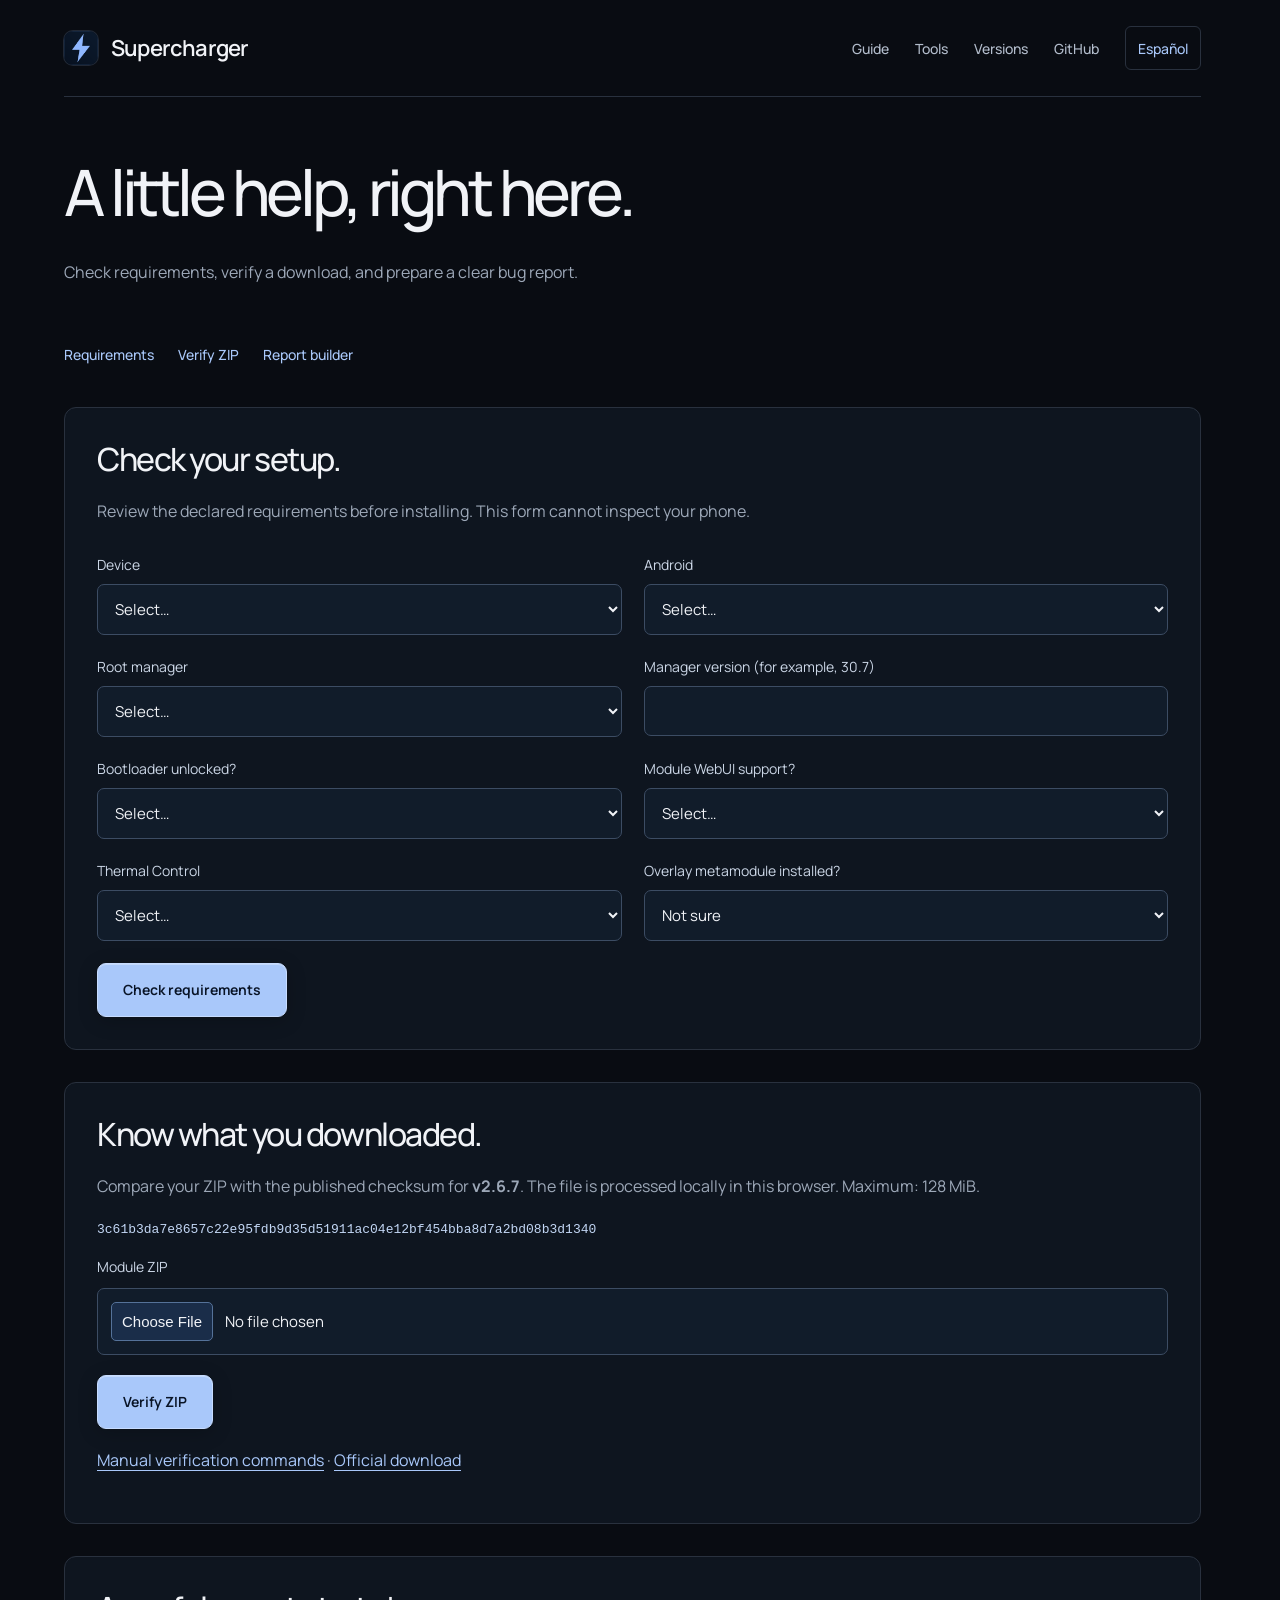
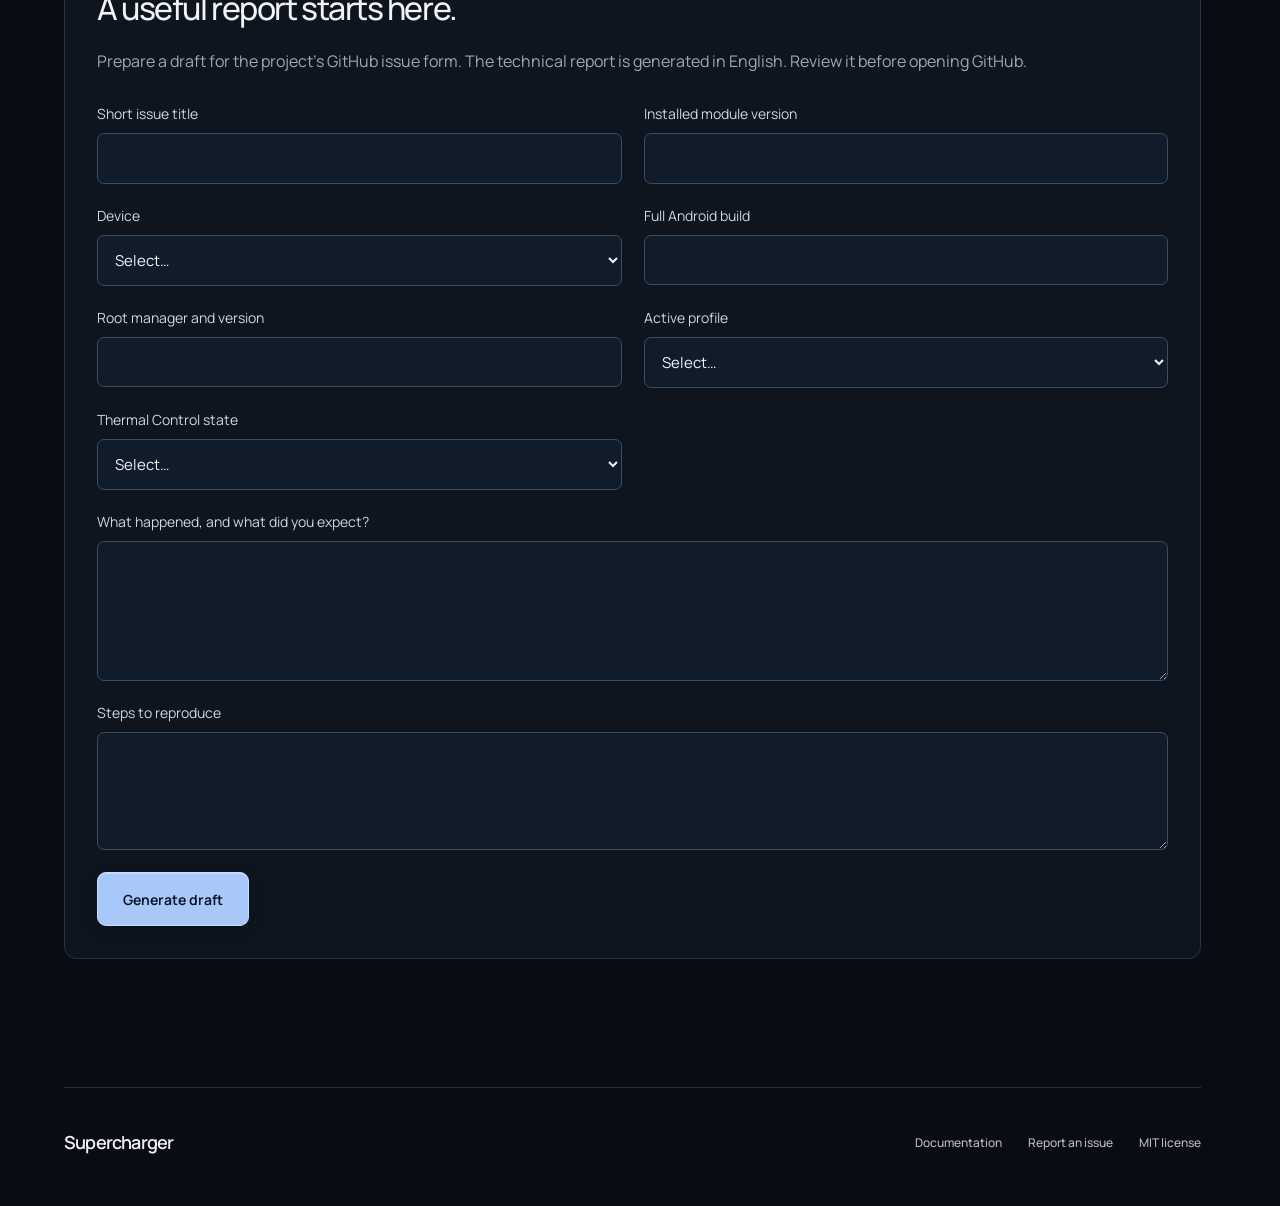
<file: site/tools.html>
<!doctype html>
<html lang="en"><head><meta charset="utf-8"><meta name="viewport" content="width=device-width, initial-scale=1">
<meta name="theme-color" content="#090c12"><title>A little help, right here. — Supercharger</title>
<meta name="description" content="Check requirements, verify a download, and prepare a clear bug report.">
<link rel="canonical" href="https://drizzy07x.github.io/Supercharger_Pixel_9_Series/tools.html"><link rel="alternate" hreflang="en" href="https://drizzy07x.github.io/Supercharger_Pixel_9_Series/tools.html"><link rel="alternate" hreflang="es" href="https://drizzy07x.github.io/Supercharger_Pixel_9_Series/es/tools.html">
<link rel="icon" href="./assets/icon.png"><link rel="stylesheet" href="./styles.css"><link rel="stylesheet" href="./pages.css">
<script type="module" src="./site.mjs"></script></head><body>
<a class="skip-link" href="#main">Skip to content</a>
<header class="header wrap"><a class="brand" href="./index.html"><img src="./assets/icon.png" width="34" height="34" alt="">Supercharger</a>
<nav aria-label="Main navigation"><a href="./guide.html">Guide</a><a href="./tools.html">Tools</a><a href="./releases.html">Versions</a><a href="https://github.com/Drizzy07x/Supercharger_Pixel_9_Series">GitHub</a><a class="language-link" href="./es/tools.html" lang="es" hreflang="es">Español</a></nav></header>
<main id="main" class="wrap subpage"><div class="page-heading"><h1>A little help, right here.</h1><p>Check requirements, verify a download, and prepare a clear bug report.</p></div><p id="tools-loading">Interactive tools require JavaScript. If controls stay disabled, use the guide. <a href="./guide.html">Open guide</a></p><nav class="tool-nav" aria-label="Tools"><a href="#requirements">Requirements</a><a href="#verify">Verify ZIP</a><a href="#report">Report builder</a></nav><section id="requirements" class="tool-section"><h2>Check your setup.</h2><p>Review the declared requirements before installing. This form cannot inspect your phone.</p><form id="requirements-form"><fieldset class="field-grid" data-enhanced disabled><label>Device<select name="device" required><option value="">Select…</option><option value="tokay">Pixel 9</option><option value="caiman">Pixel 9 Pro</option><option value="komodo">Pixel 9 Pro XL</option><option value="comet">Pixel 9 Pro Fold</option><option value="other">Another device</option></select></label><label>Android<select name="android" required><option value="">Select…</option><option value="16-qpr3">Android 16 QPR3+</option><option value="17">Android 17</option><option value="other">Another version</option><option value="unknown">Not sure</option></select></label><label>Root manager<select name="root" required><option value="">Select…</option><option value="magisk">Magisk</option><option value="kernelsu">KernelSU</option><option value="apatch">APatch</option><option value="none">No root</option></select></label><label>Manager version (for example, 30.7)<input name="version" maxlength="30" inputmode="decimal"></label><label>Bootloader unlocked?<select name="bootloader" required><option value="">Select…</option><option value="yes">Yes</option><option value="no">No</option><option value="unknown">Not sure</option></select></label><label>Module WebUI support?<select name="webui" required><option value="">Select…</option><option value="yes">Yes</option><option value="no">No</option><option value="unknown">Not sure</option></select></label><label>Thermal Control<select name="thermal" required><option value="">Select…</option><option value="off">Keep it off (default)</option><option value="on">I want to enable it</option></select></label><label>Overlay metamodule installed?<select name="overlay" ><option value="unknown">Not sure</option><option value="yes">Yes</option><option value="no">No</option></select></label><button class="button primary" type="submit">Check requirements</button></fieldset></form><div id="requirements-result" class="result" tabindex="-1" role="status" hidden></div></section><section id="verify" class="tool-section"><h2>Know what you downloaded.</h2><p>Compare your ZIP with the published checksum for <strong>v2.6.7</strong>. The file is processed locally in this browser. Maximum: 128 MiB.</p><p><code class="hash-value">3c61b3da7e8657c22e95fdb9d35d51911ac04e12bf454bba8d7a2bd08b3d1340</code></p><form id="zip-form"><fieldset data-enhanced disabled><label for="zip-file">Module ZIP</label><input type="file" id="zip-file" accept=".zip,application/zip" required><button class="button primary" type="submit">Verify ZIP</button></fieldset></form><div id="zip-result" class="result" role="status" aria-live="polite" hidden></div><p><a href="./guide.html#verify">Manual verification commands</a> · <a href="./index.html#install">Official download</a></p><script type="application/json" id="release-data">{"tag": "v2.6.7", "sha256": "3c61b3da7e8657c22e95fdb9d35d51911ac04e12bf454bba8d7a2bd08b3d1340", "filename": "Pixel-9-Series-Supercharger-v2.6.7.zip"}</script></section><section id="report" class="tool-section"><h2>A useful report starts here.</h2><p>Prepare a draft for the project’s GitHub issue form. The technical report is generated in English. Review it before opening GitHub.</p><form id="report-form"><fieldset class="field-grid" data-enhanced disabled><label>Short issue title<input name="title" maxlength="120" required></label><label>Installed module version<input name="version" maxlength="120" required></label><label>Device<select name="device" required><option value="">Select…</option><option value="tokay">Pixel 9</option><option value="caiman">Pixel 9 Pro</option><option value="komodo">Pixel 9 Pro XL</option><option value="comet">Pixel 9 Pro Fold</option></select></label><label>Full Android build<input name="build" maxlength="120" required></label><label>Root manager and version<input name="root" maxlength="120" required></label><label>Active profile<select name="profile" required><option value="">Select…</option><option value="Active Smooth">Active Smooth</option><option value="Performance / Gaming">Performance / Gaming</option></select></label><label>Thermal Control state<select name="thermal" required><option value="">Select…</option><option value="Off (default)">Off (default)</option><option value="On - Balanced">On - Balanced</option><option value="On - Gaming">On - Gaming</option><option value="On - Charge Cool">On - Charge Cool</option></select></label><label class="full-field">What happened, and what did you expect?<textarea name="description" maxlength="2400" rows="5" required></textarea></label><label class="full-field">Steps to reproduce<textarea name="steps" maxlength="1800" rows="4" required></textarea></label><button class="button primary" type="submit">Generate draft</button></fieldset></form><div id="report-output" hidden><label for="report-draft">Review your draft</label><textarea id="report-draft" rows="15" readonly></textarea><p id="report-prefill"></p><div class="actions"><button class="button secondary" type="button" data-copy="report-draft">Copy draft</button><a id="report-github" class="button primary" target="_blank" rel="noopener noreferrer" href="https://github.com/Drizzy07x/Supercharger_Pixel_9_Series/issues/new?template=bug_report.yml">Open GitHub form</a></div><p><a href="./guide.html#troubleshooting">How to collect a support snapshot</a></p></div></section></main>
<p id="copy-status" class="copy-status" role="status" aria-live="polite"></p>
<footer class="footer wrap"><a class="brand" href="./index.html">Supercharger</a><nav aria-label="Project resources"><a href="./guide.html">Documentation</a><a href="./tools.html#report">Report an issue</a><a href="https://github.com/Drizzy07x/Supercharger_Pixel_9_Series/blob/main/LICENSE">MIT license</a></nav></footer></body></html>
</file>
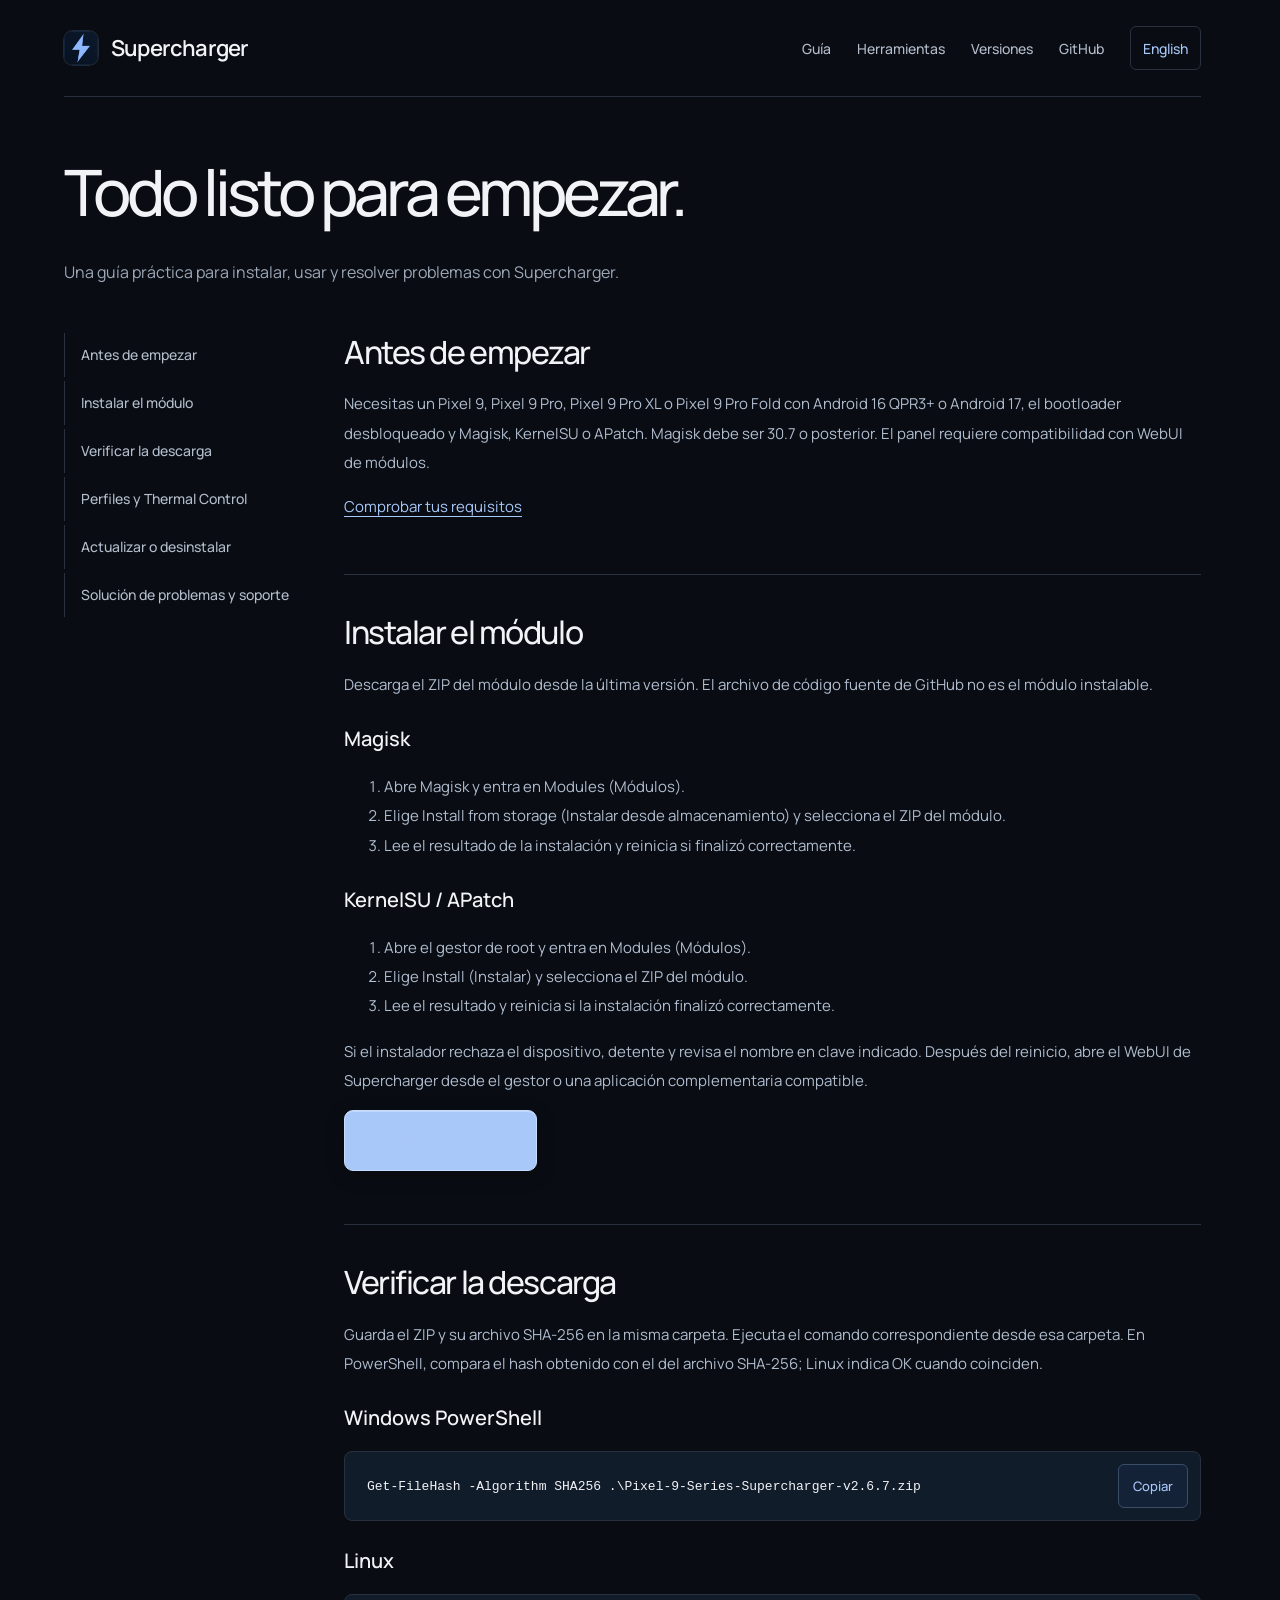
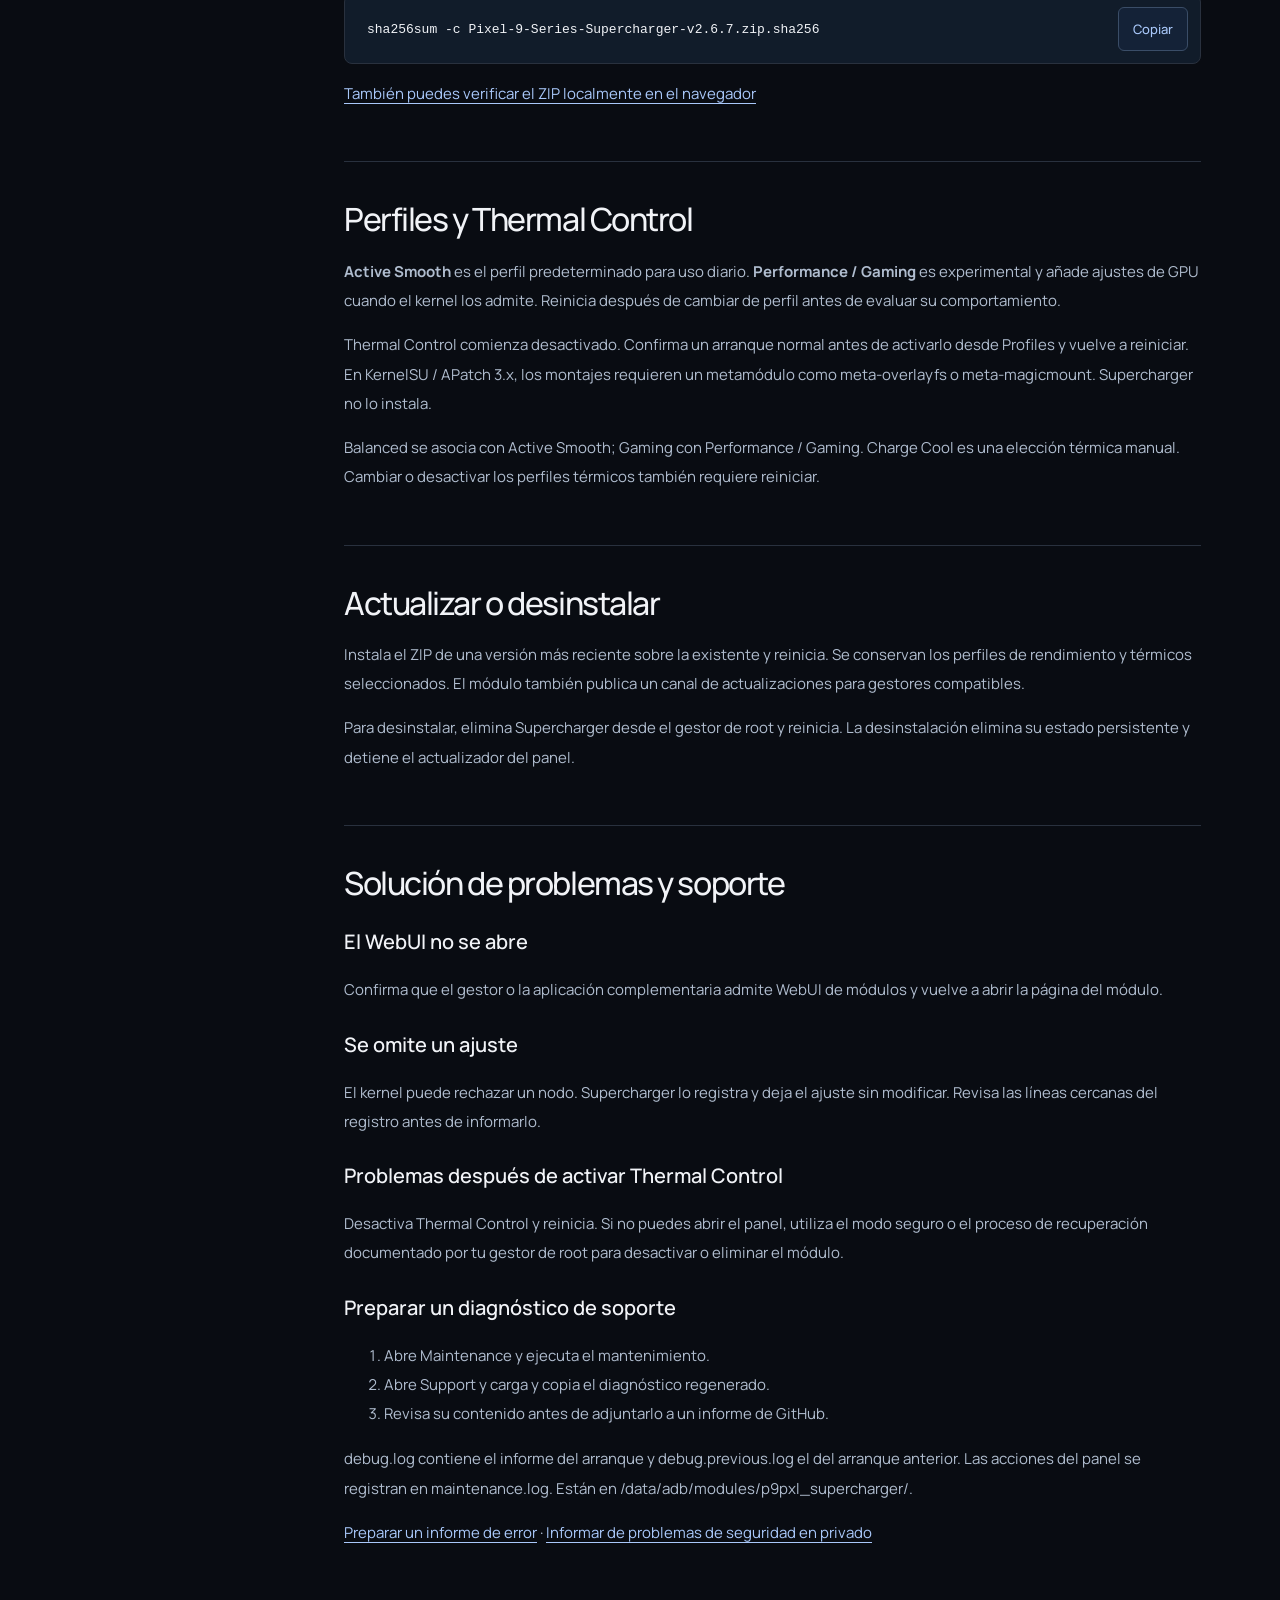
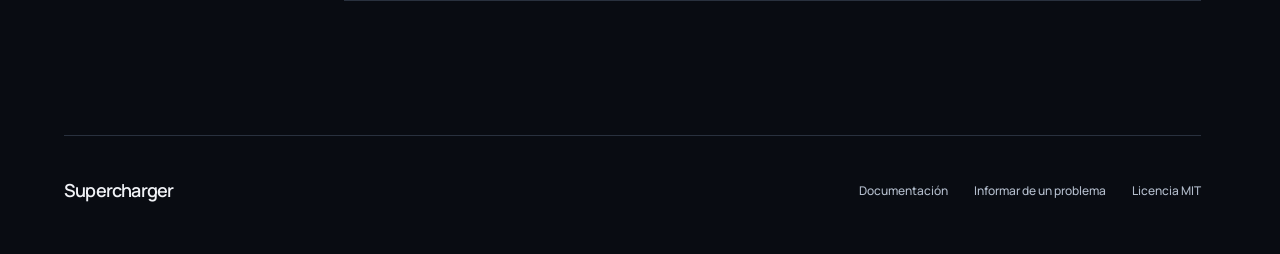
<file: site/es/guide.html>
<!doctype html>
<html lang="es"><head><meta charset="utf-8"><meta name="viewport" content="width=device-width, initial-scale=1">
<meta name="theme-color" content="#090c12"><title>Todo listo para empezar. — Supercharger</title>
<meta name="description" content="Una guía práctica para instalar, usar y resolver problemas con Supercharger.">
<link rel="canonical" href="https://drizzy07x.github.io/Supercharger_Pixel_9_Series/es/guide.html"><link rel="alternate" hreflang="en" href="https://drizzy07x.github.io/Supercharger_Pixel_9_Series/guide.html"><link rel="alternate" hreflang="es" href="https://drizzy07x.github.io/Supercharger_Pixel_9_Series/es/guide.html">
<link rel="icon" href="../assets/icon.png"><link rel="stylesheet" href="../styles.css"><link rel="stylesheet" href="../pages.css">
<script type="module" src="../site.mjs"></script></head><body>
<a class="skip-link" href="#main">Ir al contenido</a>
<header class="header wrap"><a class="brand" href="./index.html"><img src="../assets/icon.png" width="34" height="34" alt="">Supercharger</a>
<nav aria-label="Navegación principal"><a href="./guide.html">Guía</a><a href="./tools.html">Herramientas</a><a href="./releases.html">Versiones</a><a href="https://github.com/Drizzy07x/Supercharger_Pixel_9_Series">GitHub</a><a class="language-link" href="../guide.html" lang="en" hreflang="en">English</a></nav></header>
<main id="main" class="wrap subpage"><div class="page-heading"><h1>Todo listo para empezar.</h1><p>Una guía práctica para instalar, usar y resolver problemas con Supercharger.</p></div><div class="guide-layout"><aside class="guide-nav"><nav aria-label="Temas de la guía"><a href="#requirements">Antes de empezar</a><a href="#install">Instalar el módulo</a><a href="#verify">Verificar la descarga</a><a href="#profiles">Perfiles y Thermal Control</a><a href="#updates">Actualizar o desinstalar</a><a href="#troubleshooting">Solución de problemas y soporte</a></nav></aside><div class="prose"><section id="requirements" class="guide-section"><h2>Antes de empezar</h2><p>Necesitas un Pixel 9, Pixel 9 Pro, Pixel 9 Pro XL o Pixel 9 Pro Fold con Android 16 QPR3+ o Android 17, el bootloader desbloqueado y Magisk, KernelSU o APatch. Magisk debe ser 30.7 o posterior. El panel requiere compatibilidad con WebUI de módulos.</p><p><a href="./tools.html#requirements">Comprobar tus requisitos</a></p></section><section id="install" class="guide-section"><h2>Instalar el módulo</h2><p>Descarga el ZIP del módulo desde la última versión. El archivo de código fuente de GitHub no es el módulo instalable.</p><h3>Magisk</h3><ol><li>Abre Magisk y entra en Modules (Módulos).</li><li>Elige Install from storage (Instalar desde almacenamiento) y selecciona el ZIP del módulo.</li><li>Lee el resultado de la instalación y reinicia si finalizó correctamente.</li></ol><h3>KernelSU / APatch</h3><ol><li>Abre el gestor de root y entra en Modules (Módulos).</li><li>Elige Install (Instalar) y selecciona el ZIP del módulo.</li><li>Lee el resultado y reinicia si la instalación finalizó correctamente.</li></ol><p>Si el instalador rechaza el dispositivo, detente y revisa el nombre en clave indicado. Después del reinicio, abre el WebUI de Supercharger desde el gestor o una aplicación complementaria compatible.</p><p><a class="button primary" href="./index.html#install">Descargar el módulo</a></p></section><section id="verify" class="guide-section"><h2>Verificar la descarga</h2><p>Guarda el ZIP y su archivo SHA-256 en la misma carpeta. Ejecuta el comando correspondiente desde esa carpeta. En PowerShell, compara el hash obtenido con el del archivo SHA-256; Linux indica OK cuando coinciden.</p><h3>Windows PowerShell</h3><div class="command"><pre><code id="powershell">Get-FileHash -Algorithm SHA256 .\Pixel-9-Series-Supercharger-v2.6.7.zip</code></pre><button type="button" data-copy="powershell" aria-label="Copiar comando para Windows PowerShell">Copiar</button></div><h3>Linux</h3><div class="command"><pre><code id="linux">sha256sum -c Pixel-9-Series-Supercharger-v2.6.7.zip.sha256</code></pre><button type="button" data-copy="linux" aria-label="Copiar comando para Linux">Copiar</button></div><p><a href="./tools.html#verify">También puedes verificar el ZIP localmente en el navegador</a></p></section><section id="profiles" class="guide-section"><h2>Perfiles y Thermal Control</h2><p><strong>Active Smooth</strong> es el perfil predeterminado para uso diario. <strong>Performance / Gaming</strong> es experimental y añade ajustes de GPU cuando el kernel los admite. Reinicia después de cambiar de perfil antes de evaluar su comportamiento.</p><p>Thermal Control comienza desactivado. Confirma un arranque normal antes de activarlo desde Profiles y vuelve a reiniciar. En KernelSU / APatch 3.x, los montajes requieren un metamódulo como meta-overlayfs o meta-magicmount. Supercharger no lo instala.</p><p>Balanced se asocia con Active Smooth; Gaming con Performance / Gaming. Charge Cool es una elección térmica manual. Cambiar o desactivar los perfiles térmicos también requiere reiniciar.</p></section><section id="updates" class="guide-section"><h2>Actualizar o desinstalar</h2><p>Instala el ZIP de una versión más reciente sobre la existente y reinicia. Se conservan los perfiles de rendimiento y térmicos seleccionados. El módulo también publica un canal de actualizaciones para gestores compatibles.</p><p>Para desinstalar, elimina Supercharger desde el gestor de root y reinicia. La desinstalación elimina su estado persistente y detiene el actualizador del panel.</p></section><section id="troubleshooting" class="guide-section"><h2>Solución de problemas y soporte</h2><h3>El WebUI no se abre</h3><p>Confirma que el gestor o la aplicación complementaria admite WebUI de módulos y vuelve a abrir la página del módulo.</p><h3>Se omite un ajuste</h3><p>El kernel puede rechazar un nodo. Supercharger lo registra y deja el ajuste sin modificar. Revisa las líneas cercanas del registro antes de informarlo.</p><h3>Problemas después de activar Thermal Control</h3><p>Desactiva Thermal Control y reinicia. Si no puedes abrir el panel, utiliza el modo seguro o el proceso de recuperación documentado por tu gestor de root para desactivar o eliminar el módulo.</p><h3>Preparar un diagnóstico de soporte</h3><ol><li>Abre Maintenance y ejecuta el mantenimiento.</li><li>Abre Support y carga y copia el diagnóstico regenerado.</li><li>Revisa su contenido antes de adjuntarlo a un informe de GitHub.</li></ol><p>debug.log contiene el informe del arranque y debug.previous.log el del arranque anterior. Las acciones del panel se registran en maintenance.log. Están en /data/adb/modules/p9pxl_supercharger/.</p><p><a href="./tools.html#report">Preparar un informe de error</a> · <a href="https://github.com/Drizzy07x/Supercharger_Pixel_9_Series/security/policy">Informar de problemas de seguridad en privado</a></p></section></div></div></main>
<p id="copy-status" class="copy-status" role="status" aria-live="polite"></p>
<footer class="footer wrap"><a class="brand" href="./index.html">Supercharger</a><nav aria-label="Recursos del proyecto"><a href="./guide.html">Documentación</a><a href="./tools.html#report">Informar de un problema</a><a href="https://github.com/Drizzy07x/Supercharger_Pixel_9_Series/blob/main/LICENSE">Licencia MIT</a></nav></footer></body></html>
</file>
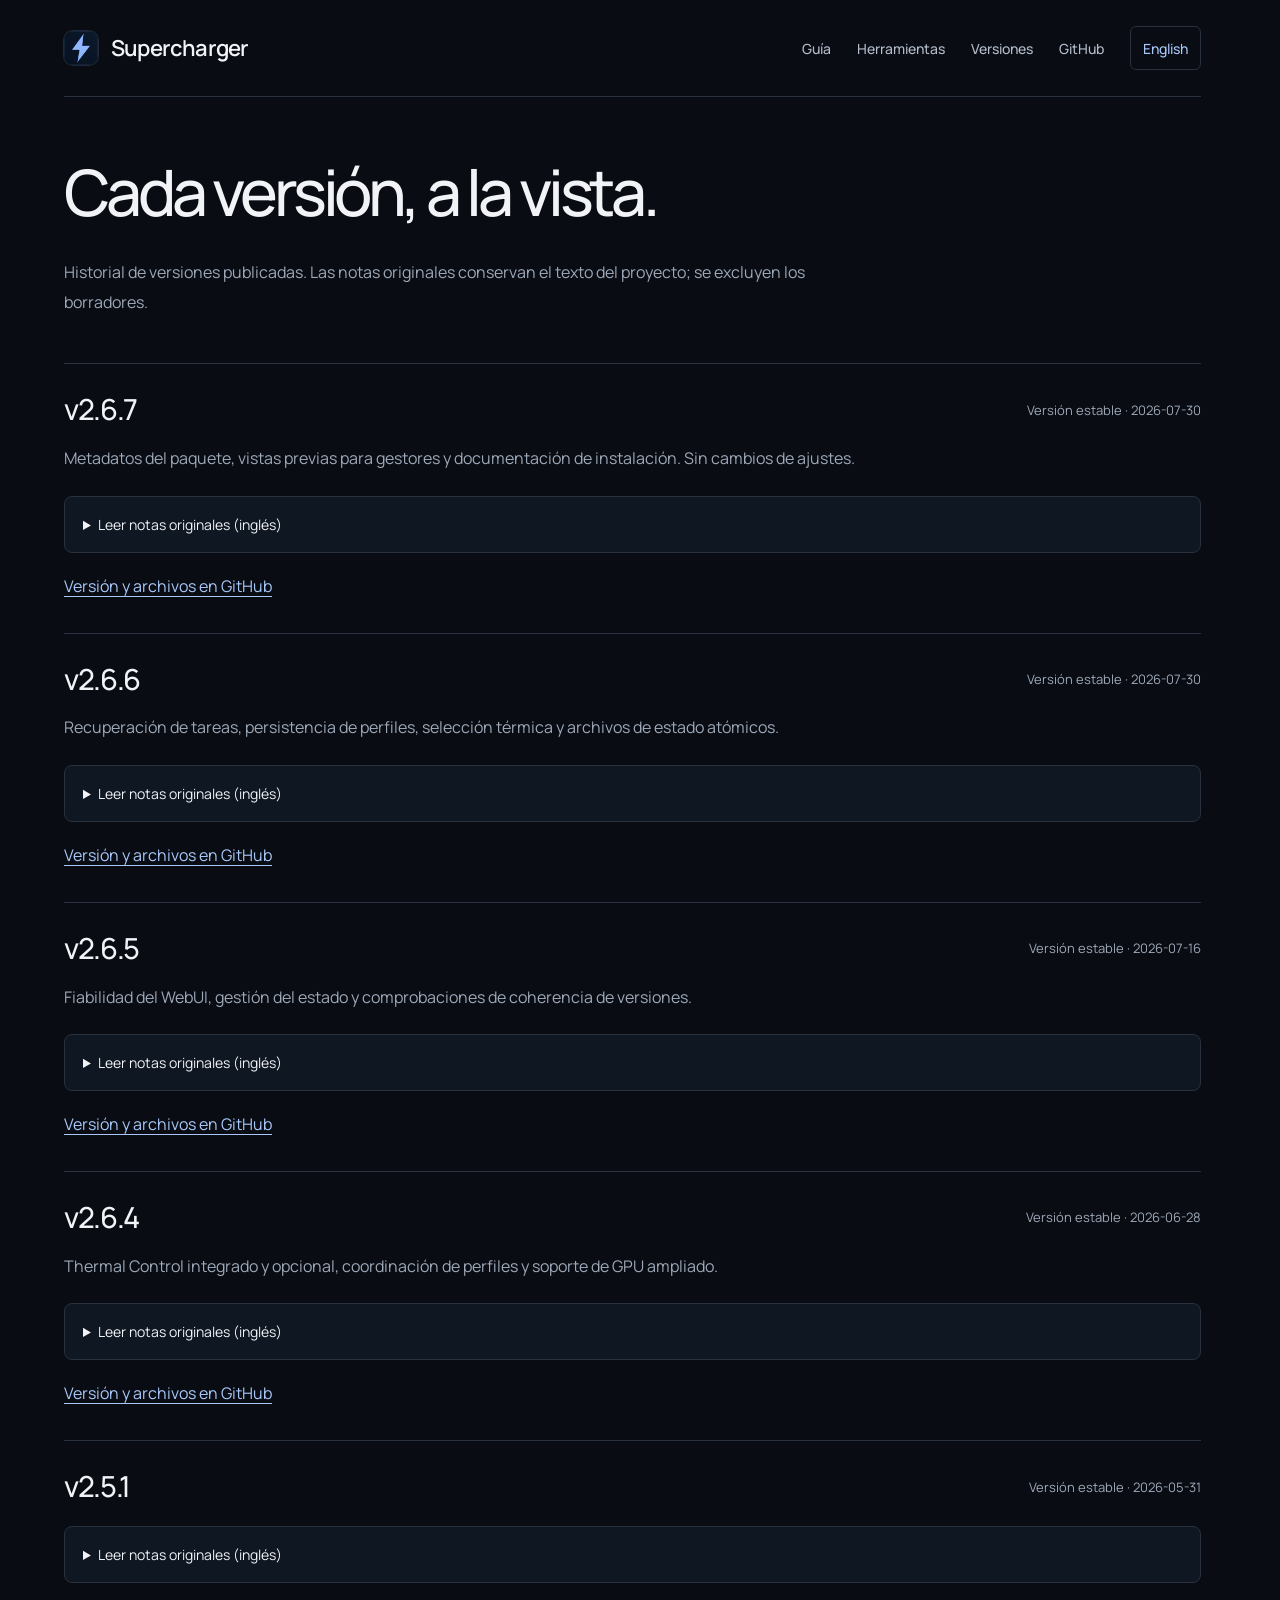
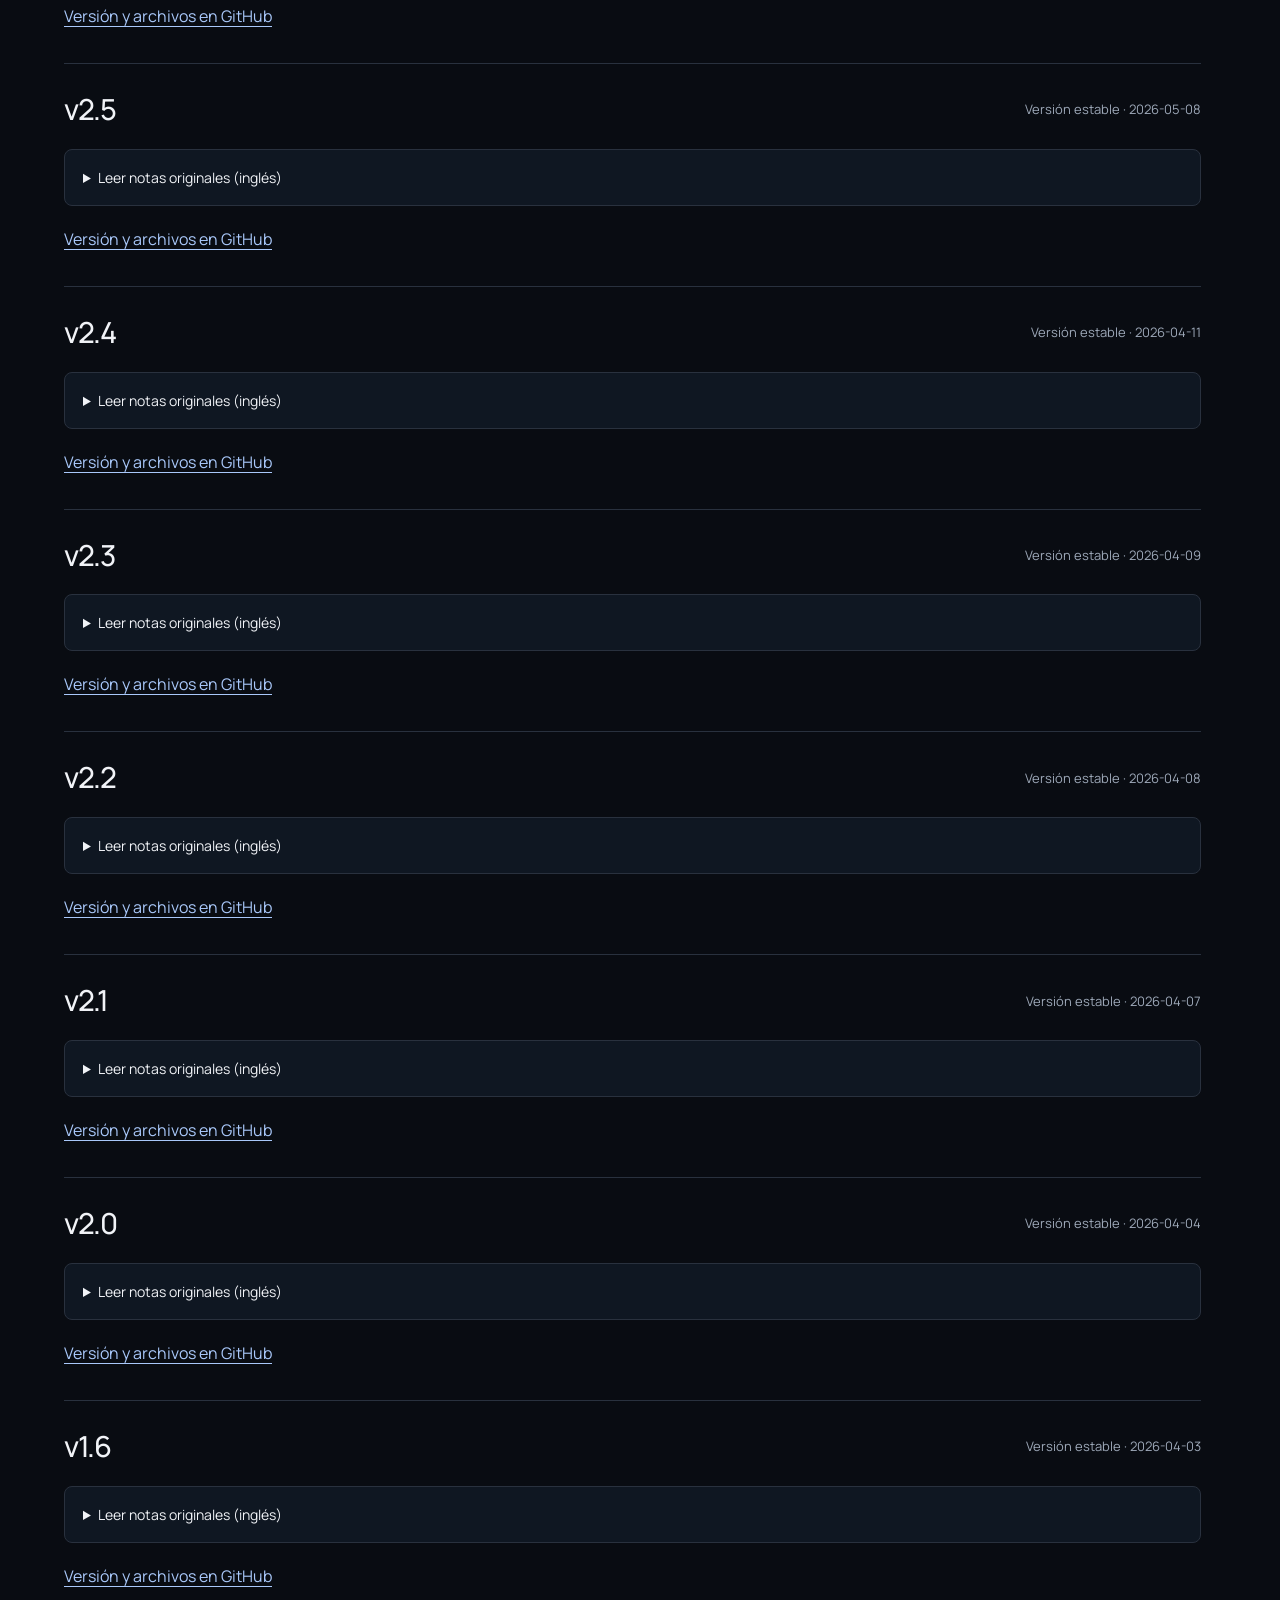
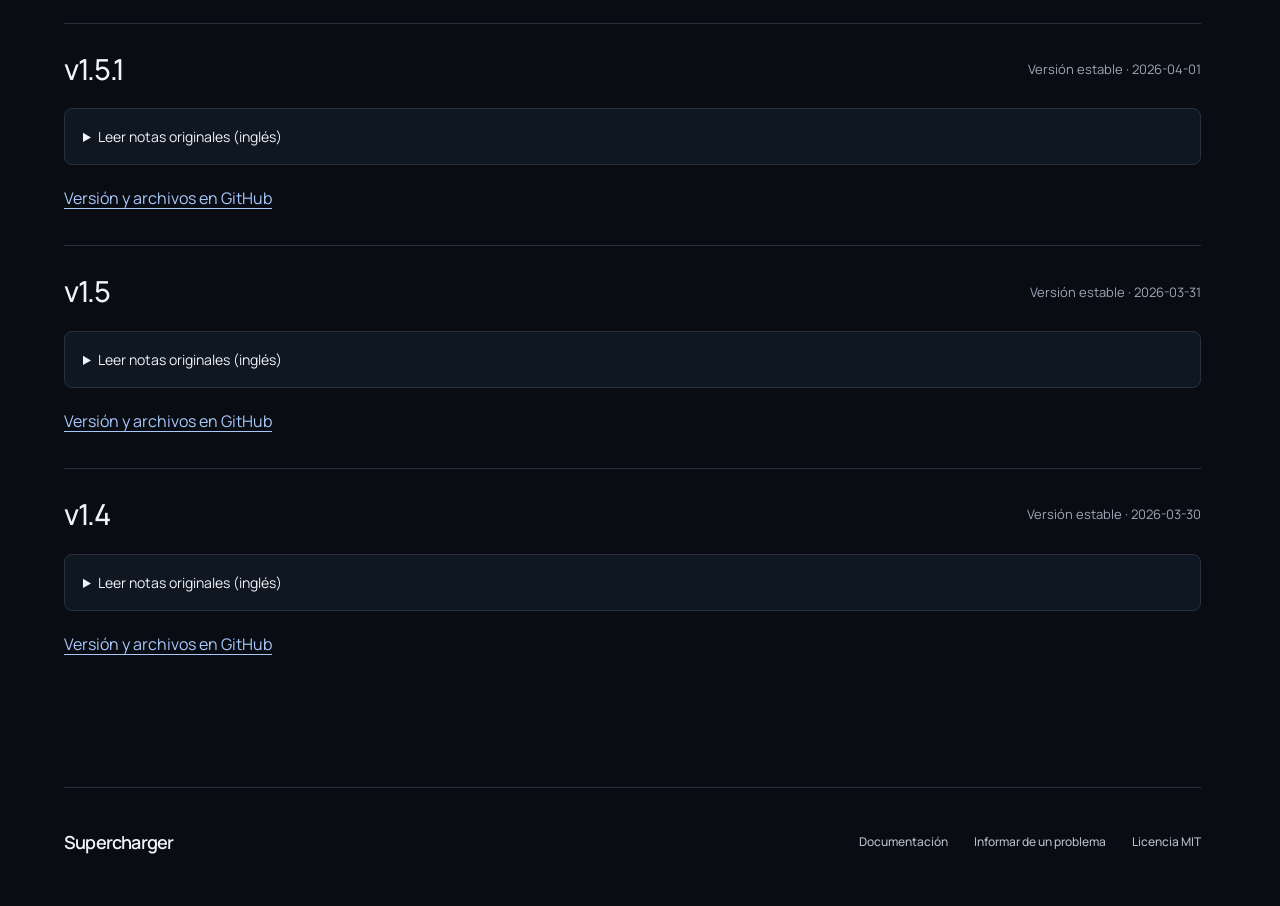
<file: site/es/releases.html>
<!doctype html>
<html lang="es"><head><meta charset="utf-8"><meta name="viewport" content="width=device-width, initial-scale=1">
<meta name="theme-color" content="#090c12"><title>Cada versión, a la vista. — Supercharger</title>
<meta name="description" content="Historial de versiones publicadas. Las notas originales conservan el texto del proyecto; se excluyen los borradores.">
<link rel="canonical" href="https://drizzy07x.github.io/Supercharger_Pixel_9_Series/es/releases.html"><link rel="alternate" hreflang="en" href="https://drizzy07x.github.io/Supercharger_Pixel_9_Series/releases.html"><link rel="alternate" hreflang="es" href="https://drizzy07x.github.io/Supercharger_Pixel_9_Series/es/releases.html">
<link rel="icon" href="../assets/icon.png"><link rel="stylesheet" href="../styles.css"><link rel="stylesheet" href="../pages.css">
<script type="module" src="../site.mjs"></script></head><body>
<a class="skip-link" href="#main">Ir al contenido</a>
<header class="header wrap"><a class="brand" href="./index.html"><img src="../assets/icon.png" width="34" height="34" alt="">Supercharger</a>
<nav aria-label="Navegación principal"><a href="./guide.html">Guía</a><a href="./tools.html">Herramientas</a><a href="./releases.html">Versiones</a><a href="https://github.com/Drizzy07x/Supercharger_Pixel_9_Series">GitHub</a><a class="language-link" href="../releases.html" lang="en" hreflang="en">English</a></nav></header>
<main id="main" class="wrap subpage"><div class="page-heading"><h1>Cada versión, a la vista.</h1><p>Historial de versiones publicadas. Las notas originales conservan el texto del proyecto; se excluyen los borradores.</p></div><article class="release-card" id="v2.6.7"><div class="release-heading"><h2>v2.6.7</h2><span>Versión estable · <time>2026-07-30</time></span></div><p>Metadatos del paquete, vistas previas para gestores y documentación de instalación. Sin cambios de ajustes.</p><details><summary>Leer notas originales (inglés)</summary><div class="release-source prose" lang="en"><h3>v2.6.7</h3><h3>Packaging and Documentation</h3><ul><li>The package now carries extended module metadata, so managers that read it show the module icon, cover image, dashboard screenshots, support and donate links, and the supported device list next to the module.</li><li>The supported device list is published as model IDs, so it matches Pixel 9, Pixel 9 Pro, Pixel 9 Pro XL, and Pixel 9 Pro Fold instead of failing to match every device.</li><li>The README has been rewritten around first-time setup: requirements, flashing steps for Magisk, KernelSU, and APatch, updating, uninstalling, troubleshooting, and dashboard screenshots.</li><li>Corrected the documented logging behavior. debug.log is the boot tuning report and is rewritten on every boot, while actions taken from the dashboard are recorded in maintenance.log. The support snapshot is regenerated by Run maintenance, not by the Support tab, which only loads the existing file.</li><li>Added a contributing guide, a security policy with a private reporting channel, and issue forms that collect the device, build, root solution, profile, and a support snapshot.</li><li>Release preflight now parses the module metadata, and documentation assets are kept out of the package.</li><li>No tuning, thermal, or WebUI behavior changes in this release.</li></ul></div></details><a href="https://github.com/Drizzy07x/Supercharger_Pixel_9_Series/releases/tag/v2.6.7">Versión y archivos en GitHub</a></article><article class="release-card" id="v2.6.6"><div class="release-heading"><h2>v2.6.6</h2><span>Versión estable · <time>2026-07-30</time></span></div><p>Recuperación de tareas, persistencia de perfiles, selección térmica y archivos de estado atómicos.</p><details><summary>Leer notas originales (inglés)</summary><div class="release-source prose" lang="en"><h3>v2.6.6</h3><h3>Reliability and State Handling</h3><ul><li>Maintenance and app optimization no longer stay blocked after an abnormal shutdown: locks now record their owner and are reclaimed when stale.</li><li>A background task interrupted before it finished is reported as interrupted instead of complete.</li><li>The selected profile and thermal profile now survive a module update.</li><li>Thermal Control profile buttons no longer change the performance profile.</li><li>Re-enabling Thermal Control restores the previously selected profile, including Charge Cool.</li><li>The dashboard updater is no longer skipped when its recorded PID was reused after a reboot.</li><li>Status and API state files are written atomically.</li><li>Uninstall no longer leaves module state behind under /data/adb.</li><li>WebUI: re-tapping an action no longer disables every control for the rest of the session, log tabs render the log they highlight, and the running job shows its own label.</li><li>Release metadata is published as a release asset, so the update feed can no longer advertise a package that does not exist yet.</li><li>Corrected the documented device codenames and added the Pixel 9 Pro Fold.</li></ul></div></details><a href="https://github.com/Drizzy07x/Supercharger_Pixel_9_Series/releases/tag/v2.6.6">Versión y archivos en GitHub</a></article><article class="release-card" id="v2.6.5"><div class="release-heading"><h2>v2.6.5</h2><span>Versión estable · <time>2026-07-16</time></span></div><p>Fiabilidad del WebUI, gestión del estado y comprobaciones de coherencia de versiones.</p><details><summary>Leer notas originales (inglés)</summary><div class="release-source prose" lang="en"><h3>v2.6.5</h3><h3>WebUI Reliability and Release Consistency</h3><ul><li>Fixed background task polling so completed tasks do not leave unnecessary timers running.</li><li>Prevented overlapping WebUI progress requests during app optimization and maintenance.</li><li>Kept module-dependent controls disabled until status is available, including error states.</li><li>Corrected app-selection controls across loading, filtering, failure, and busy transitions.</li><li>Added regression coverage for the corrected WebUI state handling.</li><li>Synchronized the README, module metadata, installer, service profile, update feed, and release notes.</li><li>Added release preflight checks for WebUI regressions and cross-file version consistency.</li></ul></div></details><a href="https://github.com/Drizzy07x/Supercharger_Pixel_9_Series/releases/tag/v2.6.5">Versión y archivos en GitHub</a></article><article class="release-card" id="v2.6.4"><div class="release-heading"><h2>v2.6.4</h2><span>Versión estable · <time>2026-06-28</time></span></div><p>Thermal Control integrado y opcional, coordinación de perfiles y soporte de GPU ampliado.</p><details><summary>Leer notas originales (inglés)</summary><div class="release-source prose" lang="en"><h3>v2.6.4</h3><h3>Consolidated Release Notes</h3><ul><li>Integrated Thermal Control is bundled into the main Supercharger module with Balanced, Gaming, and Charge Cool profiles.</li><li>Thermal Control stays off by default for safer first boot behavior, with manual enable, disable, and profile selection from WebUI.</li><li>Active Smooth syncs to Balanced Thermal and Performance / Gaming syncs to Gaming Thermal after Thermal Control is enabled.</li><li>Charge Cool remains a manual Thermal-only profile and is preserved during routine Supercharger refreshes.</li><li>WebUI copy has been refined across status, profiles, thermal mode, maintenance, logs, app optimization, and support output.</li><li>KernelSU WebUI packaging ships with explicit Unix file modes while keeping webroot detection compatible with KernelSU.</li><li>Performance / Gaming includes expanded GPU devfreq discovery, GPU floor fallback, saved GPU policy state, and gpu-scan diagnostics.</li><li>Maintenance includes one-tap repair, support snapshot generation, background task progress, app optimization, and Android system dexopt trigger.</li><li>Safety behavior remains conservative: no thermal bypass, no charging override, no forced stable-profile CPU/GPU clocks, and no block scheduler override.</li><li>Release packaging uses an explicit manifest plus preflight checks for shell scripts, WebUI JavaScript, update metadata, thermal JSON, package contents, Unix permissions, runtime state, and active thermal overlays.</li><li>Local build outputs, logs, profile state, task state, caches, and editor files are ignored so release ZIPs stay clean.</li><li>Module metadata wording has been cleaned up.</li></ul></div></details><a href="https://github.com/Drizzy07x/Supercharger_Pixel_9_Series/releases/tag/v2.6.4">Versión y archivos en GitHub</a></article><article class="release-card" id="v2.5.1"><div class="release-heading"><h2>v2.5.1</h2><span>Versión estable · <time>2026-05-31</time></span></div><details><summary>Leer notas originales (inglés)</summary><div class="release-source prose" lang="en"><h3>Pixel 9 Series Supercharger v2.5.1 Hotfix</h3><p>This is a small hotfix release for Pixel 9 Series Supercharger v2.5.</p><p>The main focus of this update is to fix WebUI status reporting and update metadata issues reported by users after the v2.5 release.</p><h3>Fixed</h3><ul><li>Fixed WebUI status parsing showing incorrect values such as:</li></ul><ul><li>Unknown (unknown) device</li><li>Root unknown</li><li>Temp unknown</li><li>missing or blank active profile</li><li>false Check log status</li><li>Fixed update metadata pointing to the old repository path.</li><li>Fixed release ZIP URL and asset name consistency.</li><li>Updated installer banner and module metadata to v2.5.1.</li><li>Updated README and release documentation for consistency.</li></ul><h3>Notes</h3><ul><li>No CPU, GPU, charging, or thermal safety limits were changed.</li><li>No aggressive performance tuning was added.</li><li>Existing tuning behavior remains the same as v2.5.</li><li>This release is intended as a safe WebUI/updater hotfix.</li><li>Reboot after installing.</li></ul><h3>Install / Update</h3><p>Flash the module ZIP through Magisk, KernelSU, or a compatible root manager, then reboot.</p><h3>Asset</h3><p>Use:</p><p>Pixel-9-Series-Supercharger-v2.5.1.zip</p></div></details><a href="https://github.com/Drizzy07x/Supercharger_Pixel_9_Series/releases/tag/v2.5.1">Versión y archivos en GitHub</a></article><article class="release-card" id="v2.5"><div class="release-heading"><h2>v2.5</h2><span>Versión estable · <time>2026-05-08</time></span></div><details><summary>Leer notas originales (inglés)</summary><div class="release-source prose" lang="en"><h3>Full Release Changelog</h3><p>Pixel 9 Series Supercharger v2.5 is a major release focused on profile-based tuning, a redesigned WebUI, safer maintenance tools, app optimization, improved diagnostics, and optional integration with Supercharger Thermal Control.</p><p>This release keeps the default daily-use profile conservative while introducing a separate experimental Performance / Gaming profile for users who want stronger responsiveness during gaming or short performance sessions.</p><p>---</p><h3>Highlights</h3><ul><li>Redesigned WebUI dashboard</li><li>New profile system</li><li>Added Active Smooth profile</li><li>Added Performance / Gaming profile</li><li>Added optional Supercharger Thermal Control integration</li><li>Added ART app optimization tools</li><li>Added one-tap maintenance</li><li>Added support snapshot generation</li><li>Added async background tasks for long operations</li><li>Added improved Android 17 detection</li><li>Added stronger diagnostics and status reporting</li><li>Added Graphics Pipeline Boost fallback for kernels without direct GPU devfreq access</li><li>Improved boot safety and fallback handling</li></ul><p>---</p><h3>New WebUI Dashboard</h3><p>v2.5 introduces a redesigned WebUI for KernelSU and Magisk environments.</p><p>The new dashboard includes:</p><ul><li>Overview page</li><li>Profile control</li><li>Maintenance tools</li><li>Logs viewer</li><li>App optimization tools</li><li>Support snapshot tools</li><li>Thermal Control addon status</li><li>Cleaner mobile layout</li><li>Improved spacing around Pixel status bar and camera cutout areas</li></ul><p>Long-running actions now run in the background to reduce WebUI freezing and improve usability.</p><p>---</p><h3>Profile System</h3><p>v2.5 introduces a profile-based tuning framework.</p><h3>Active Smooth</h3><p>Default daily-use profile.</p><p>Designed for:</p><ul><li>smoother daily use</li><li>better responsiveness</li><li>safe boot behavior</li><li>battery-conscious tuning</li><li>thermal consistency</li><li>stable long-term use</li></ul><h3>Performance / Gaming</h3><p>Experimental profile for gaming and higher responsiveness.</p><p>Designed for:</p><ul><li>stronger foreground responsiveness</li><li>gaming-oriented VM tuning</li><li>best-effort CPU responsiveness tuning</li><li>stronger IRQ routing where accepted by the kernel</li><li>storage read-ahead floor where useful</li><li>graphics pipeline support where available</li><li>Thermal Control gaming sync</li></ul><p>Performance / Gaming may increase heat, power usage, and battery drain.</p><p>---</p><h3>Addon</h3><p>https://github.com/Drizzy07x/Supercharger-Thermal-Control/releases</p></div></details><a href="https://github.com/Drizzy07x/Supercharger_Pixel_9_Series/releases/tag/v2.5">Versión y archivos en GitHub</a></article><article class="release-card" id="v2.4"><div class="release-heading"><h2>v2.4</h2><span>Versión estable · <time>2026-04-11</time></span></div><details><summary>Leer notas originales (inglés)</summary><div class="release-source prose" lang="en"><h3>[v2.4 STABLE] - 2026-04-11</h3><p>This stable release focuses on strengthening compatibility, diagnostics, and cross-version resilience while preserving the current performance profile.  </p><p>The goal of v2.4 STABLE is to keep the module feeling reliable and well-balanced on Android 16 QPR3 while improving adaptability and observability for Android 17, without introducing harsher tuning.</p><h3>Highlights</h3><ul><li>Improved compatibility handling across Android 16 QPR3 and Android 17</li><li>Added stronger capability detection instead of relying on rigid version-specific behavior</li><li>Expanded diagnostics and auditing for easier support and troubleshooting</li><li>Preserved the current stable tuning profile without adding aggressive new tweaks</li><li>Focused on long-term maintainability and cleaner fallback behavior</li></ul><h3>Changes</h3><ul><li>Added a dedicated System Version Audit block for Android release, SDK, build, kernel, and device reporting</li><li>Added a Compatibility Audit block to validate available paths, supported options, and kernel-exposed capabilities</li><li>Improved block I/O compatibility checks with safer scheduler parsing and stricter validation</li><li>Improved network capability validation before applying supported values</li><li>Improved compatibility handling for unsupported or unavailable nodes by using safer SKIP behavior</li><li>Preserved vm.page-cluster=0 only when swap or zram is active</li><li>Preserved selective IRQ affinity for storage/UFS, Wi-Fi/network, and touch/input</li><li>Preserved conservative VM, block I/O, and network tuning with cleaner diagnostics</li><li>Added a more useful support-oriented audit flow for easier comparison between builds</li></ul><h3>Focus of this release</h3><ul><li>Better cross-version compatibility</li><li>Better diagnostics and support visibility</li><li>Cleaner fallback behavior</li><li>More maintainable daily-use profile</li><li>Stable performance without unnecessary expansion of tuning scope</li></ul><h3>Notes</h3><p>This release does not aim to push performance further through additional tweaks.  </p><p>Instead, it improves how the module detects, validates, and applies its existing profile so it can remain safer, cleaner, and more dependable across future Android updates.</p></div></details><a href="https://github.com/Drizzy07x/Supercharger_Pixel_9_Series/releases/tag/v2.4">Versión y archivos en GitHub</a></article><article class="release-card" id="v2.3"><div class="release-heading"><h2>v2.3</h2><span>Versión estable · <time>2026-04-09</time></span></div><details><summary>Leer notas originales (inglés)</summary><div class="release-source prose" lang="en"><h3>[v2.3 STABLE] - 2026-04-09</h3><p>This stable release keeps the profile conservative, readable, and well-audited.  </p><p>The goal of v2.3 STABLE is to retain the tweaks that provide the best balance between smoothness, battery life, thermal consistency, and boot safety on the Pixel 9 Pro XL / Pixel 9 Pro series.</p><h3>Highlights</h3><ul><li>Removed unnecessary runtime variation</li><li>Kept only the most stable and consistent tuning paths</li><li>Improved presentation of both Magisk dashboard and audit logs</li><li>Maintained best-effort behavior across unsupported kernels</li><li>Focused on daily-use stability over aggressive tweaking</li></ul><h3>Changes</h3><ul><li>Kept vm.page-cluster=0 only when swap or zram is active</li><li>Kept selective IRQ affinity only for storage/UFS, Wi-Fi/network, and touch/input</li><li>Removed cpu.uclamp.latency_sensitive writes from the service profile</li><li>Preserved conservative VM tuning with clear per-setting logging</li><li>Preserved block I/O tuning with per-device logging and summary output</li><li>Preserved safe network tuning with cleaner audit wording</li><li>Refined dashboard wording and visual presentation</li><li>Refined debug.log section headers and message consistency</li><li>Kept battery temperature refresh slow and conditional to reduce overhead</li></ul><h3>Focus of this release</h3><ul><li>Better daily stability</li><li>Better readability and diagnostics</li><li>Lower battery impact</li><li>Cleaner boot behavior</li><li>More polished stable presentation</li></ul><h3>Notes</h3><p>&gt;This release is intended to be the clean and dependable profile for everyday use.  </p><p>It does not try to be harsher than previous builds; instead, it aims to be more predictable, more transparent, and easier to trust.</p><p>---</p></div></details><a href="https://github.com/Drizzy07x/Supercharger_Pixel_9_Series/releases/tag/v2.3">Versión y archivos en GitHub</a></article><article class="release-card" id="v2.2"><div class="release-heading"><h2>v2.2</h2><span>Versión estable · <time>2026-04-08</time></span></div><details><summary>Leer notas originales (inglés)</summary><div class="release-source prose" lang="en"><h3>[v2.2 STABLE] - 2026-04-08</h3><p>This release focuses on refining the module instead of adding more aggressive tweaks.  </p><p>The goal of v2.2 is to deliver a cleaner, safer, and more device-aware tuning profile for daily use on the Pixel 9 Pro XL / Pixel 9 Pro series.</p><h3>Highlights</h3><ul><li>Removed overly aggressive global IRQ behavior</li><li>Switched to more selective and safer tuning logic</li><li>Improved thermal awareness to protect stability and battery life</li><li>Reduced unnecessary boot-time writes</li><li>Kept the module focused on real-world smoothness instead of excessive tweaking</li></ul><h3>Changes</h3><ul><li>Removed global IRQ affinity application across all IRQ nodes</li><li>Moved toward selective IRQ handling for relevant hardware only</li><li>Reworked block I/O tuning to detect valid block devices dynamically</li><li>Reduced read_ahead_kb defaults for a more balanced storage profile</li><li>Added safer scheduler validation before applying block scheduler changes</li><li>Improved VM tuning with more conservative dirty memory behavior</li><li>Applied swappiness only when swap/zram is actually active</li><li>Cleaned up network tuning by removing unnecessary aggressive overrides</li><li>Added thermal guard logic to skip heavier tweaks when battery temperature is high</li><li>Reduced redundant writes during boot by making settings conditional</li><li>Kept Dalvik/ART checks as audit-only for safer daily operation</li><li>Improved dashboard update behavior to avoid unnecessary module.prop rewrites</li></ul><h3>Focus of this release</h3><ul><li>Better daily stability</li><li>Better thermal consistency</li><li>Lower risk of battery drain</li><li>Cleaner boot behavior</li><li>More reliable device-aware tuning</li></ul><h3>Notes</h3><p>&gt;This update is designed to make the module smarter, not harsher.  </p><p>Instead of stacking more tweaks, v2.2 improves how and when tuning is applied, with a stronger focus on efficiency, safety, and consistency for everyday use.</p><p>---</p></div></details><a href="https://github.com/Drizzy07x/Supercharger_Pixel_9_Series/releases/tag/v2.2">Versión y archivos en GitHub</a></article><article class="release-card" id="v2.1"><div class="release-heading"><h2>v2.1</h2><span>Versión estable · <time>2026-04-07</time></span></div><details><summary>Leer notas originales (inglés)</summary><div class="release-source prose" lang="en"><h3>🚀 Overview</h3><p>The v2.1 Stable release is the definitive performance architecture for the Pixel 9 Pro XL. After intensive debugging and forensic analysis on Android 16 (crDroid), we have moved away from &quot;hot-swap&quot; injections to a deep, systemless integration that ensures maximum power without compromising system stability.</p><p>---</p><h3>🛠️ What&#x27;s New in v2.1 Stable?</h3><h3>🧠 Zygote-Safe RAM Management</h3><ul><li>Early-Boot Injection: All Dalvik/ART VM parameters have been moved to system.prop. This fixes the critical SIGABRT crashes in Zygote64 by applying the 16GB RAM profile during the post-fs-data phase.</li><li>1GB Heap Mastery: Apps now enjoy a massive 1024MB heap limit from the second the phone turns on, enabling true multitasking for power users.</li></ul><h3>🎮 Smart IRQ Balance v2.0</h3><ul><li>Zumapro Affinity: Manual interrupt routing specifically tuned for the Tensor G4 (Pixel 9 series).</li><li>Touch Priority: The synaptics_tcm panel is now pinned to the Prime Cores (f0) for near-zero input latency.</li><li>Isolation: Modem and UFS interrupts are offloaded to mid-cores, maintaining high performance while keeping the device cool (Thermal tested at ~34.2°C).</li></ul><h3>💾 Industrial-Grade I/O (UFS 4.0)</h3><ul><li>Zero-Overhead Pipelines: Scheduler set to none across all primary and secondary UFS nodes (sda, sdb, sdc).</li><li>1024KB Read-Ahead: Dramatically reduces loading times for heavy games and high-resolution media.</li></ul><h3>🌐 High-Burst Networking</h3><ul><li>TCP Cubic Stability: Reverted to a rock-solid Cubic congestion control to ensure 100% compatibility with Stock and Custom kernels.</li><li>16MB Buffers: Enhanced TCP window sizes for sustained high-speed 5G/Wi-Fi throughput.</li></ul><p>---</p><h3>🔍 Bug Fixes &amp; Cleanup</h3><ul><li>Removed: Unstable LMKD (Low Memory Killer) tweaks that caused reboots on Android 16.</li><li>Removed: Forced skiavk (Vulkan) rendering, fixing UI jank and surface detection errors.</li><li>Fixed: System UI instability when launching heavy apps.</li><li>Audit Engine: Updated internal logger to verify system.prop success in a &quot;Read-Only&quot; mode.</li></ul><p>---</p><h3>⚙️ Installation</h3><p>1. Flash the ZIP via Magisk or KernelSU.</p><p>2. Reboot your device.</p><p>3. Verify status in: /data/adb/modules/Pixel9_Supercharger/debug.log.</p><p>---</p><p>&gt; Developer Note: *&quot;This version represents the perfect balance between raw hardware speed and daily driver reliability. We broke Zygote just to learn how to make it stronger.&quot;* — Drizzy_07</p><h3>What&#x27;s Changed</h3><ul><li>V2.1 beta by @Drizzy07x in https://github.com/Drizzy07x/Pixel-9-Pro-XL-Supercharger/pull/5</li></ul><p>Full Changelog: https://github.com/Drizzy07x/Pixel-9-Pro-XL-Supercharger/compare/v2.0...v2.1</p></div></details><a href="https://github.com/Drizzy07x/Supercharger_Pixel_9_Series/releases/tag/v2.1">Versión y archivos en GitHub</a></article><article class="release-card" id="v2.0"><div class="release-heading"><h2>v2.0</h2><span>Versión estable · <time>2026-04-04</time></span></div><details><summary>Leer notas originales (inglés)</summary><div class="release-source prose" lang="en"><h3>🚀 v2.0 Stable is Officially Here!</h3><p>After rigorous A/B testing and deep kernel auditing on the bleeding-edge Android 16 GKI architecture, the Supercharger v2.0 transitions from Beta to Stable. </p><p>This major release shifts our focus entirely toward Absolute Thermal Efficiency and Zero-Latency I/O, proving that smart engineering beats brute force.</p><h3>🏆 The A/B Test Results (Supercharger vs. Stock Android 16)</h3><p>We ran extensive PCMark Work 3.0 benchmarks to compare this module against the stock kernel:</p><ul><li>Flawless Thermals: While the stock kernel suffers from thermal spikes under heavy load, v2.0 maintained a perfectly flat thermal line and CPU clock discipline. No overheating, no thermal throttling.</li><li>Storage Superiority: v2.0 scored 22,098 in the Writing 3.0 test, explicitly beating the stock kernel&#x27;s I/O speeds thanks to our custom UFS queue manipulation.</li></ul><h3>⚡ What&#x27;s New in v2.0 Stable</h3><p>1. Android 16 Smart IRQ Mastery</p><ul><li>Completely rebuilt the IRQ engine to dynamically extract exact hardware nodes from the master /proc/interrupts list, bypassing Android 16&#x27;s strict security restrictions.</li><li>Touchpanel (synaptics_tcm): Strictly pinned to Performance Cores (Mask f0) for flawless, zero-lag 120Hz scrolling.</li><li>Storage &amp; Network (ufshcd, exynos-pcie): Pinned to Mid Cores (Mask 70) to prevent background battery drain.</li></ul><p>2. Zero I/O Stats Overhead</p><ul><li>The Linux kernel constantly logs read/write statistics (iostats), consuming background CPU cycles. We forced this to 0 across all UFS blocks, cooling down the device and accelerating app load times.</li></ul><p>3. 5G Elasticity TCP Buffers</p><ul><li>Injected massive, dynamic read/write buffers (tcp_rmem and tcp_wmem) specifically calculated to handle 5G packet loss and cell-tower handoffs seamlessly while moving.</li></ul><p>---</p><p>Build Code: 200</p><p>Compatibility: Tensor G4 (Pixel 9 Series) | Android 14, 15 &amp; 16.</p><h3>What&#x27;s Changed</h3><ul><li>V2.0 dev by @Drizzy07x in https://github.com/Drizzy07x/Pixel-9-Pro-XL-Supercharger/pull/3</li></ul><p>Full Changelog: https://github.com/Drizzy07x/Pixel-9-Pro-XL-Supercharger/compare/v1.6...v2.0</p></div></details><a href="https://github.com/Drizzy07x/Supercharger_Pixel_9_Series/releases/tag/v2.0">Versión y archivos en GitHub</a></article><article class="release-card" id="v1.6"><div class="release-heading"><h2>v1.6</h2><span>Versión estable · <time>2026-04-03</time></span></div><details><summary>Leer notas originales (inglés)</summary><div class="release-source prose" lang="en"><h3>🚀 Supercharger v1.6 STABLE</h3><p>After rigorous beta testing, version 1.6 is officially ready for daily use. This monumental update shifts the module from standard script execution to an Intelligent Hardware Architecture, explicitly optimized for the Pixel 9 Pro XL&#x27;s Tensor G4 (Zumapro) kernel.</p><h3>🛠️ What&#x27;s New in v1.6</h3><h3>🛡️ Deep Audit Engine</h3><ul><li>Military-Grade Logging: The module now features a Deep Audit Engine. Check your debug.log to see a detailed [PASS/FAIL] report of every hardware and software tweak applied to your device.</li><li>Prop Verification: The engine natively verifies Android resetprop injections, ensuring the 16GB RAM profile and SkiaVK UI are completely active.</li></ul><h3>🧠 Smart Storage Engine</h3><ul><li>Intelligent Pivot: Dropped infinite system-fighting loops to save battery. The engine now accepts Google&#x27;s UFS 4.0 physical Queue Depth limit but compensates by massively boosting read_ahead_kb to 1024.</li><li>Result: Lightning-fast I/O operations and app loading times with zero battery drain.</li></ul><h3>🌐 Smart Network Engine</h3><ul><li>Cubic Optimization: Specifically tuned the cubic congestion control for mobile networks.</li><li>Socket Reuse: Enabled tcp_tw_reuse to instantly recycle dead connections, drastically dropping latency, lag spikes, and ping on 5G and Wi-Fi networks.</li></ul><h3>🚧 Smart IRQ Balancing</h3><ul><li>Hardware Node Tracking: The custom IRQ balancer now counts and displays the exact number of hardware nodes assigned to specific cores.</li><li>Touch Priority: Forced touchpanel interrupts to the Performance Cores (f0 mask) for absolute zero-lag scrolling.</li><li>Efficiency: Network and I/O processes are offloaded to Mid and Efficiency cores, allowing the Cortex-X4 Prime core to enter Deep Sleep faster.</li></ul><p>---</p><p>Build Code: 161</p><p>Status: Stable Release</p><p>Compatibility: Pixel 9, Pixel 9 Pro, Pixel 9 Pro XL, Pixel 9 Pro Fold (Tensor G4)</p><h3>What&#x27;s Changed</h3><ul><li>Merge 1.6 Stable [smart engine] by @Drizzy07x in https://github.com/Drizzy07x/Pixel-9-Pro-XL-Supercharger/pull/2</li></ul><p>Full Changelog: https://github.com/Drizzy07x/Pixel-9-Pro-XL-Supercharger/compare/v1.5.1...v1.6</p></div></details><a href="https://github.com/Drizzy07x/Supercharger_Pixel_9_Series/releases/tag/v1.6">Versión y archivos en GitHub</a></article><article class="release-card" id="v1.5.1"><div class="release-heading"><h2>v1.5.1</h2><span>Versión estable · <time>2026-04-01</time></span></div><details><summary>Leer notas originales (inglés)</summary><div class="release-source prose" lang="en"><h3>🚀 Pixel 9 Pro Series Supercharger v1.5.1 Stable</h3><p>This critical update targets system &quot;hangs&quot; under heavy load, optimizes storage throughput, and introduces a dynamic diagnostic engine to ensure full compatibility with Magisk, KernelSU, and APatch.</p><h3>🛠️ Key Improvements &amp; Fixes</h3><ul><li>Dynamic Log Engine: Fixed an issue where debug.log was failing to generate. The script now auto-detects the exact root manager installation path and enforces proper 0666 read/write permissions automatically.</li><li>CPU Cluster Scaling: Performance cores (P4 &amp; P7) have been released from aggressive power-saving modes (powersave_bias). This ensures instantaneous scaling during heavy tasks. No more system freezes or hangs.</li><li>UTF-8 Log Fix: Re-coded the diagnostic output to prevent character encoding errors (mojibake/Chinese characters) in mobile text editors.</li><li>UFS 4.0 High-Throughput: Increased nr_requests to 256 and optimized read_ahead to 1024KB for smoother data flow and faster app loading.</li><li>Connectivity: Verified and re-applied TCP Fast Open (3) and Low Latency (1) tweaks for peak 5G/Wi-Fi performance.</li><li>Memory Management: Refined Dalvik heap parameters and memory pressure specifically for the 16GB LPDDR5X stack.</li></ul><h3>📦 Installation</h3><p>1. Download Supercharger-v1.5.1.zip from the assets below.</p><p>2. Flash via Magisk, KernelSU, or APatch.</p><p>3. Reboot and wait 60 seconds for the dashboard to initialize.</p><p>---</p><p>Build Code: 151</p><p>Status: Stable / Performance Ready ✅</p></div></details><a href="https://github.com/Drizzy07x/Supercharger_Pixel_9_Series/releases/tag/v1.5.1">Versión y archivos en GitHub</a></article><article class="release-card" id="v1.5"><div class="release-heading"><h2>v1.5</h2><span>Versión estable · <time>2026-03-31</time></span></div><details><summary>Leer notas originales (inglés)</summary><div class="release-source prose" lang="en"><h3>🚀 Supercharger v1.5 Stable</h3><p>This is a stable release for the Google Pixel 9 Pro XL (komodo). This version consolidates performance, efficiency, and stability optimizations into a unified framework.</p><h3>✨ Key Highlights:</h3><ul><li>[🚀] Evolutionary Visual Dashboard: Real-time status updates in Magisk description (⏳ -&gt; 🧠 -&gt; 🌐 -&gt; 🚀).</li><li>[🌡️] Live Temp Monitoring: 60s refresh loop displaying the Actual Temp of the Tensor G4 in Magisk.</li><li>[⚡] Filesystem Stability Patch: Capped nr_requests at 128 and excluded MediaProvider to fix all screenshot/deletion errors.</li><li>[🧠] 16GB RAM Efficiency: Tuned Dalvik heaps (1GB) and VFS pressure (50) for maximum multitasking.</li><li>[🌐] Race to Sleep Networking: TCP Fast Open (3) and Low Latency (1) for optimized 5G/Wi-Fi 7.</li></ul><h3>🛠️ Installation:</h3><p>1. Flash via Magisk.</p><p>2. Reboot and wait 60 seconds for initialization.</p><p>3. Check /data/adb/modules/p9pxl_supercharger/debug.log for status.</p><p>Optimized for Android 16 (Evolution X)</p><p>Developer: @Drizzy_07</p></div></details><a href="https://github.com/Drizzy07x/Supercharger_Pixel_9_Series/releases/tag/v1.5">Versión y archivos en GitHub</a></article><article class="release-card" id="v1.4"><div class="release-heading"><h2>v1.4</h2><span>Versión estable · <time>2026-03-30</time></span></div><details><summary>Leer notas originales (inglés)</summary><div class="release-source prose" lang="en"><p>Features:</p><p>16GB RAM Tuning: Optimized Dalvik Heap and Swappiness for heavy multitasking.</p><p>Hardware Efficiency: Thermal protection for the Tensor G4.</p><p>UFS 4.0 Boost: Enhanced I/O scheduling for faster app loads.</p><p>Magisk Dashboard: Dynamic status updates in the module list.</p></div></details><a href="https://github.com/Drizzy07x/Supercharger_Pixel_9_Series/releases/tag/v1.4">Versión y archivos en GitHub</a></article></main>
<p id="copy-status" class="copy-status" role="status" aria-live="polite"></p>
<footer class="footer wrap"><a class="brand" href="./index.html">Supercharger</a><nav aria-label="Recursos del proyecto"><a href="./guide.html">Documentación</a><a href="./tools.html#report">Informar de un problema</a><a href="https://github.com/Drizzy07x/Supercharger_Pixel_9_Series/blob/main/LICENSE">Licencia MIT</a></nav></footer></body></html>
</file>
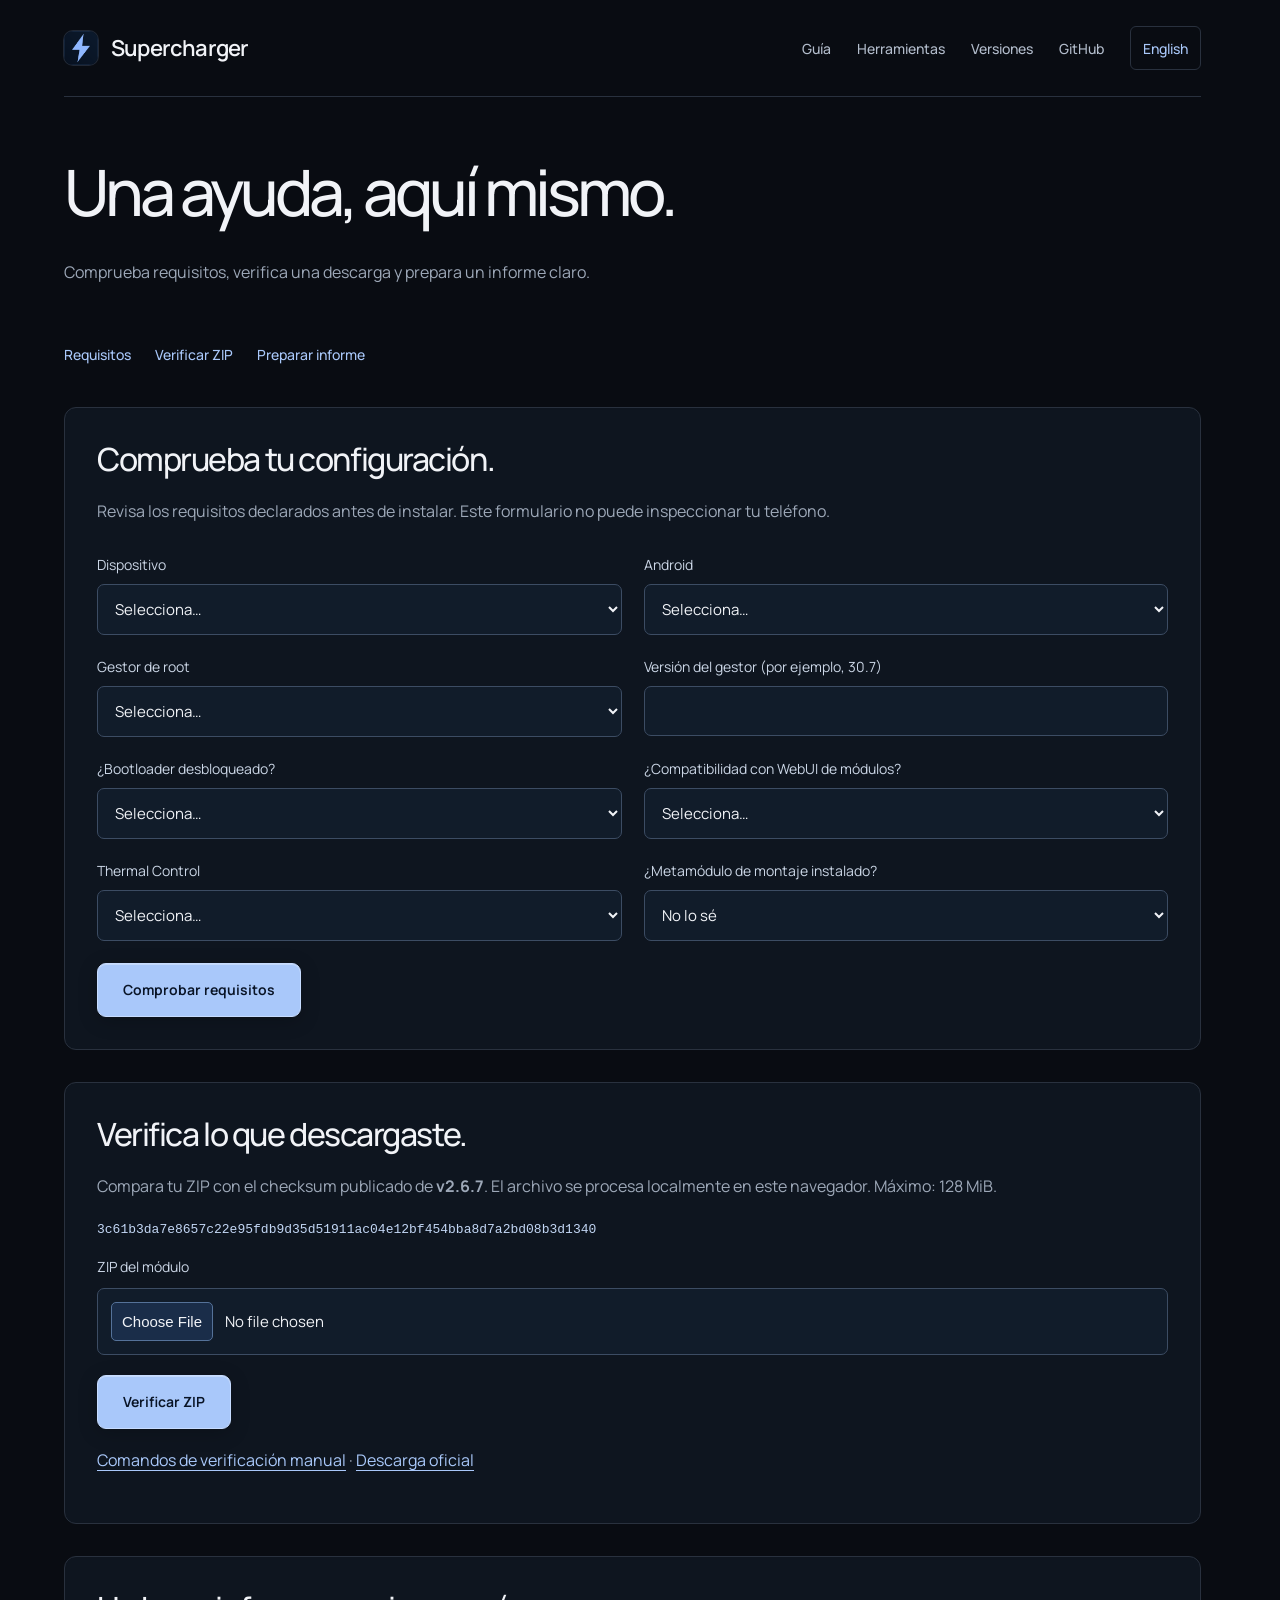
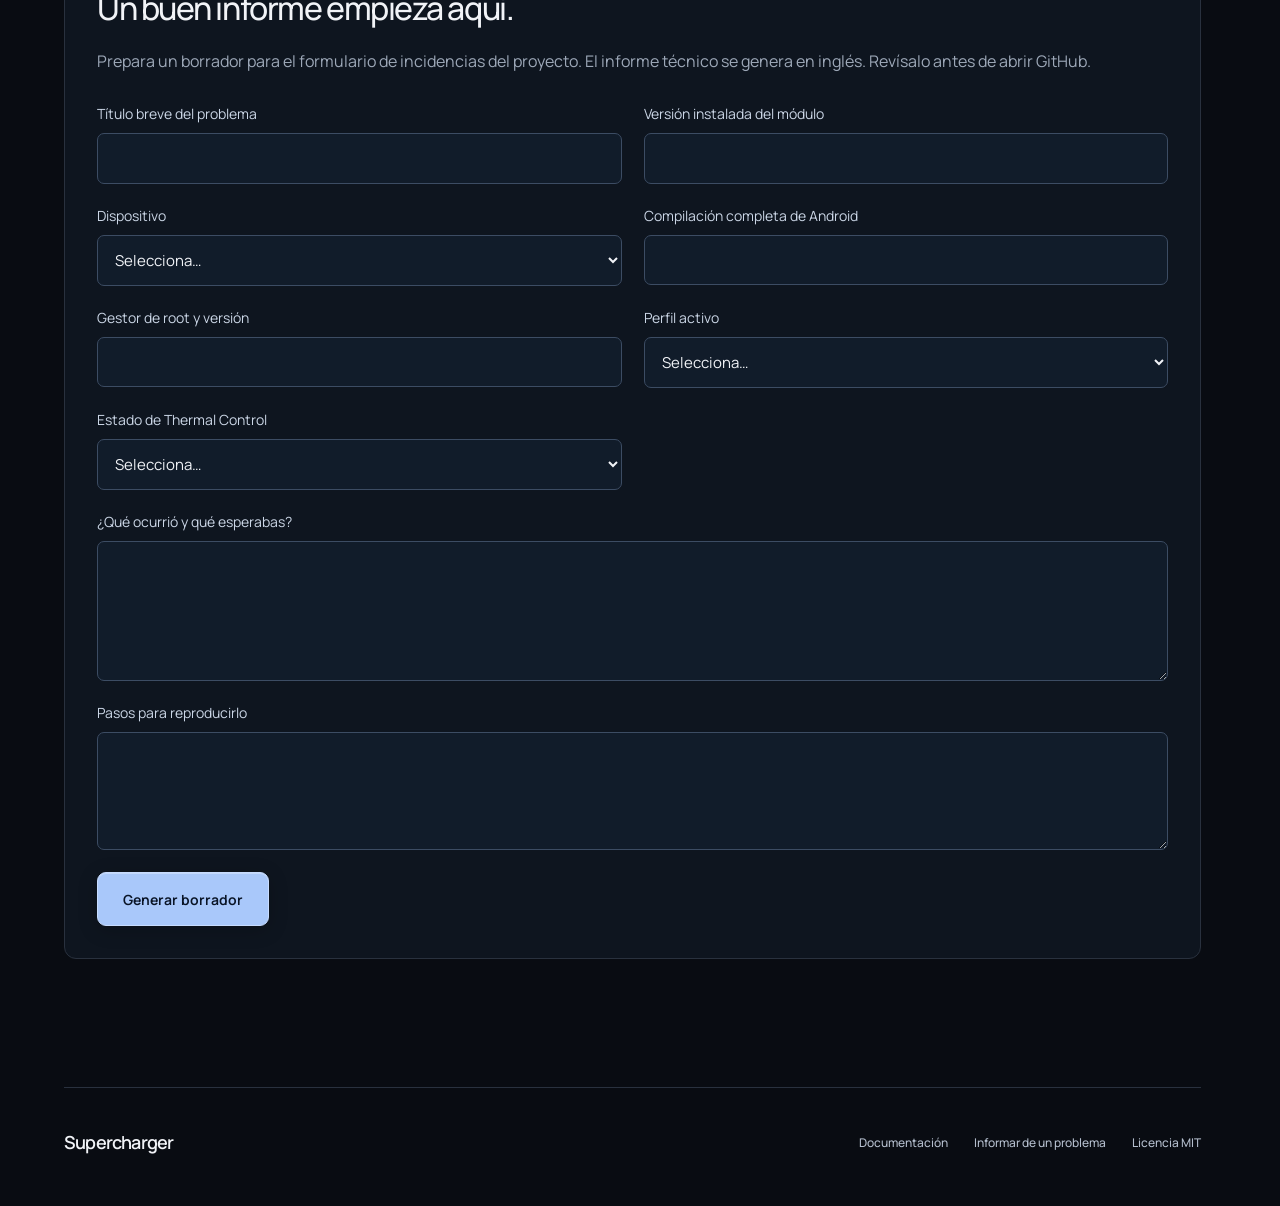
<file: site/es/tools.html>
<!doctype html>
<html lang="es"><head><meta charset="utf-8"><meta name="viewport" content="width=device-width, initial-scale=1">
<meta name="theme-color" content="#090c12"><title>Una ayuda, aquí mismo. — Supercharger</title>
<meta name="description" content="Comprueba requisitos, verifica una descarga y prepara un informe claro.">
<link rel="canonical" href="https://drizzy07x.github.io/Supercharger_Pixel_9_Series/es/tools.html"><link rel="alternate" hreflang="en" href="https://drizzy07x.github.io/Supercharger_Pixel_9_Series/tools.html"><link rel="alternate" hreflang="es" href="https://drizzy07x.github.io/Supercharger_Pixel_9_Series/es/tools.html">
<link rel="icon" href="../assets/icon.png"><link rel="stylesheet" href="../styles.css"><link rel="stylesheet" href="../pages.css">
<script type="module" src="../site.mjs"></script></head><body>
<a class="skip-link" href="#main">Ir al contenido</a>
<header class="header wrap"><a class="brand" href="./index.html"><img src="../assets/icon.png" width="34" height="34" alt="">Supercharger</a>
<nav aria-label="Navegación principal"><a href="./guide.html">Guía</a><a href="./tools.html">Herramientas</a><a href="./releases.html">Versiones</a><a href="https://github.com/Drizzy07x/Supercharger_Pixel_9_Series">GitHub</a><a class="language-link" href="../tools.html" lang="en" hreflang="en">English</a></nav></header>
<main id="main" class="wrap subpage"><div class="page-heading"><h1>Una ayuda, aquí mismo.</h1><p>Comprueba requisitos, verifica una descarga y prepara un informe claro.</p></div><p id="tools-loading">Las herramientas interactivas requieren JavaScript. Si los controles siguen desactivados, utiliza la guía. <a href="./guide.html">Abrir guía</a></p><nav class="tool-nav" aria-label="Herramientas"><a href="#requirements">Requisitos</a><a href="#verify">Verificar ZIP</a><a href="#report">Preparar informe</a></nav><section id="requirements" class="tool-section"><h2>Comprueba tu configuración.</h2><p>Revisa los requisitos declarados antes de instalar. Este formulario no puede inspeccionar tu teléfono.</p><form id="requirements-form"><fieldset class="field-grid" data-enhanced disabled><label>Dispositivo<select name="device" required><option value="">Selecciona…</option><option value="tokay">Pixel 9</option><option value="caiman">Pixel 9 Pro</option><option value="komodo">Pixel 9 Pro XL</option><option value="comet">Pixel 9 Pro Fold</option><option value="other">Otro dispositivo</option></select></label><label>Android<select name="android" required><option value="">Selecciona…</option><option value="16-qpr3">Android 16 QPR3+</option><option value="17">Android 17</option><option value="other">Otra versión</option><option value="unknown">No lo sé</option></select></label><label>Gestor de root<select name="root" required><option value="">Selecciona…</option><option value="magisk">Magisk</option><option value="kernelsu">KernelSU</option><option value="apatch">APatch</option><option value="none">Sin root</option></select></label><label>Versión del gestor (por ejemplo, 30.7)<input name="version" maxlength="30" inputmode="decimal"></label><label>¿Bootloader desbloqueado?<select name="bootloader" required><option value="">Selecciona…</option><option value="yes">Sí</option><option value="no">No</option><option value="unknown">No lo sé</option></select></label><label>¿Compatibilidad con WebUI de módulos?<select name="webui" required><option value="">Selecciona…</option><option value="yes">Sí</option><option value="no">No</option><option value="unknown">No lo sé</option></select></label><label>Thermal Control<select name="thermal" required><option value="">Selecciona…</option><option value="off">Mantener desactivado (predeterminado)</option><option value="on">Quiero activarlo</option></select></label><label>¿Metamódulo de montaje instalado?<select name="overlay" ><option value="unknown">No lo sé</option><option value="yes">Sí</option><option value="no">No</option></select></label><button class="button primary" type="submit">Comprobar requisitos</button></fieldset></form><div id="requirements-result" class="result" tabindex="-1" role="status" hidden></div></section><section id="verify" class="tool-section"><h2>Verifica lo que descargaste.</h2><p>Compara tu ZIP con el checksum publicado de <strong>v2.6.7</strong>. El archivo se procesa localmente en este navegador. Máximo: 128 MiB.</p><p><code class="hash-value">3c61b3da7e8657c22e95fdb9d35d51911ac04e12bf454bba8d7a2bd08b3d1340</code></p><form id="zip-form"><fieldset data-enhanced disabled><label for="zip-file">ZIP del módulo</label><input type="file" id="zip-file" accept=".zip,application/zip" required><button class="button primary" type="submit">Verificar ZIP</button></fieldset></form><div id="zip-result" class="result" role="status" aria-live="polite" hidden></div><p><a href="./guide.html#verify">Comandos de verificación manual</a> · <a href="./index.html#install">Descarga oficial</a></p><script type="application/json" id="release-data">{"tag": "v2.6.7", "sha256": "3c61b3da7e8657c22e95fdb9d35d51911ac04e12bf454bba8d7a2bd08b3d1340", "filename": "Pixel-9-Series-Supercharger-v2.6.7.zip"}</script></section><section id="report" class="tool-section"><h2>Un buen informe empieza aquí.</h2><p>Prepara un borrador para el formulario de incidencias del proyecto. El informe técnico se genera en inglés. Revísalo antes de abrir GitHub.</p><form id="report-form"><fieldset class="field-grid" data-enhanced disabled><label>Título breve del problema<input name="title" maxlength="120" required></label><label>Versión instalada del módulo<input name="version" maxlength="120" required></label><label>Dispositivo<select name="device" required><option value="">Selecciona…</option><option value="tokay">Pixel 9</option><option value="caiman">Pixel 9 Pro</option><option value="komodo">Pixel 9 Pro XL</option><option value="comet">Pixel 9 Pro Fold</option></select></label><label>Compilación completa de Android<input name="build" maxlength="120" required></label><label>Gestor de root y versión<input name="root" maxlength="120" required></label><label>Perfil activo<select name="profile" required><option value="">Selecciona…</option><option value="Active Smooth">Active Smooth</option><option value="Performance / Gaming">Performance / Gaming</option></select></label><label>Estado de Thermal Control<select name="thermal" required><option value="">Selecciona…</option><option value="Off (default)">Desactivado (predeterminado)</option><option value="On - Balanced">Activado - Balanced</option><option value="On - Gaming">Activado - Gaming</option><option value="On - Charge Cool">Activado - Charge Cool</option></select></label><label class="full-field">¿Qué ocurrió y qué esperabas?<textarea name="description" maxlength="2400" rows="5" required></textarea></label><label class="full-field">Pasos para reproducirlo<textarea name="steps" maxlength="1800" rows="4" required></textarea></label><button class="button primary" type="submit">Generar borrador</button></fieldset></form><div id="report-output" hidden><label for="report-draft">Revisa tu borrador</label><textarea id="report-draft" rows="15" readonly></textarea><p id="report-prefill"></p><div class="actions"><button class="button secondary" type="button" data-copy="report-draft">Copiar borrador</button><a id="report-github" class="button primary" target="_blank" rel="noopener noreferrer" href="https://github.com/Drizzy07x/Supercharger_Pixel_9_Series/issues/new?template=bug_report.yml">Abrir formulario de GitHub</a></div><p><a href="./guide.html#troubleshooting">Cómo recopilar un diagnóstico de soporte</a></p></div></section></main>
<p id="copy-status" class="copy-status" role="status" aria-live="polite"></p>
<footer class="footer wrap"><a class="brand" href="./index.html">Supercharger</a><nav aria-label="Recursos del proyecto"><a href="./guide.html">Documentación</a><a href="./tools.html#report">Informar de un problema</a><a href="https://github.com/Drizzy07x/Supercharger_Pixel_9_Series/blob/main/LICENSE">Licencia MIT</a></nav></footer></body></html>
</file>
<file: site/styles.css>
@font-face {
  font-family: Manrope;
  src: url('./assets/fonts/manrope-variable.ttf') format('truetype');
  font-weight: 200 800;
  font-style: normal;
  font-display: swap;
}
:root {
  color-scheme: dark;
  --paper: #090c12;
  --surface: #10161f;
  --ink: #f1f3f7;
  --muted: #9da8b8;
  --blue: #a9c8fa;
  --line: #29313e;
  --ease: cubic-bezier(.22, 1, .36, 1);
  font-family: Manrope, 'Segoe UI', sans-serif;
  color: var(--ink);
  background: var(--paper);
  font-synthesis: none;
  -webkit-font-smoothing: antialiased;
}
* { box-sizing: border-box; }
html { scroll-padding-top: 32px; scrollbar-gutter: stable; }
body { margin: 0; }
::selection { background: #a9c8fa; color: #090c12; }
a { color: inherit; text-decoration: none; }
button { font: inherit; }
button, a, summary { -webkit-tap-highlight-color: transparent; touch-action: manipulation; }
a:focus-visible, button:focus-visible, summary:focus-visible, [tabindex]:focus-visible { outline: 2px solid var(--blue); outline-offset: 6px; }
img { display: block; max-width: 100%; height: auto; }
[hidden] { display: none !important; }
.wrap { width: min(1280px, calc(100% - 128px)); margin-inline: auto; }
.header { display: flex; align-items: center; justify-content: space-between; padding-block: 26px; gap: 28px; border-bottom: 1px solid var(--line); }
.brand { display: inline-flex; align-items: center; gap: 13px; font-size: 22px; font-weight: 600; letter-spacing: -.8px; }
.brand img { width: 34px; height: 34px; flex-shrink: 0; border-radius: 9px; box-shadow: 0 0 0 1px #a9c8fa26; }
nav { display: flex; align-items: center; gap: 36px; font-size: 14px; font-weight: 500; color: #b3bdcc; }
nav a { display: inline-flex; align-items: center; gap: 8px; min-height: 44px; transition: color .2s; }
nav a:hover, .footer p a:hover { color: var(--ink); }
.icon { width: 19px; height: 19px; flex-shrink: 0; fill: none; stroke: currentColor; stroke-width: 1.6; stroke-linecap: round; stroke-linejoin: round; }
nav .icon { width: 16px; height: 16px; transition: transform .3s var(--ease); }
nav a:hover .icon { transform: translate(2px, -2px); }
.hero { display: grid; grid-template-columns: 1.12fr 1fr; align-items: center; padding-block: 32px 44px; position: relative; }
.hero-copy { position: relative; z-index: 1; }
h1 { margin: 0 0 28px; font-size: clamp(64px, 6.8vw, 100px); line-height: 1.07; letter-spacing: -.065em; font-weight: 500; }
h1 span { color: var(--blue); white-space: nowrap; }
.intro { max-width: 540px; font-size: 18px; line-height: 1.85; color: var(--muted); margin: 0; }
.hero-art { width: 110%; max-width: 110%; height: 540px; object-fit: contain; margin-left: -5%; mask-image: radial-gradient(ellipse 60% 60% at center, #000 62%, transparent 98%); }
.actions { display: flex; flex-wrap: wrap; gap: 14px; margin-top: 32px; }
.button { display: inline-flex; justify-content: center; align-items: center; gap: 12px; min-height: 54px; padding: 16px 25px; border-radius: 9px; font-size: 14px; font-weight: 650; border: 1px solid transparent; transition: background .25s, border-color .25s, box-shadow .3s, transform .3s var(--ease); }
.button:hover { transform: translateY(-2px); }
.primary, .blue { color: #091426; background: var(--blue); border-color: #c7dcff; box-shadow: 0 1px 0 #ffffff4d inset, 0 4px 20px #0003; }
.primary:hover, .blue:hover { background: #c5dcff; box-shadow: 0 4px 26px #8db7ff26; }
.secondary { color: #c2cad6; background: #ffffff02; border-color: #3b4554; }
.secondary:hover { border-color: #71829a; background: #ffffff06; }
.hero-meta { margin: 27px 0 0; font: 12px/1.8 'Cascadia Code', Consolas, monospace; color: var(--muted); letter-spacing: .035em; }
.features { display: grid; grid-template-columns: repeat(3, 1fr); gap: 42px; padding-bottom: 76px; }
.features article { border-top: 1px solid #424b5a; padding-top: 20px; }
.feature-number { display: block; color: #a3aec0; font: 12px/1.5 'Cascadia Code', Consolas, monospace; margin-bottom: 18px; }
.features h2 { font-size: 21px; letter-spacing: -.6px; font-weight: 500; line-height: 1.4; margin: 0 0 14px; }
.features p { color: var(--muted); font-size: 14px; line-height: 1.9; margin: 0; max-width: 350px; }
h2 { font-size: clamp(32px, 3.5vw, 48px); line-height: 1.2; font-weight: 500; letter-spacing: -.045em; margin: 0 0 18px; text-wrap: balance; }
.dashboard { padding-block: 64px 90px; border-top: 1px solid var(--line); }
.dashboard > h2, .dashboard > .section-intro { text-align: center; }
.section-intro { color: var(--muted); font-size: 16px; line-height: 1.75; margin: 0 0 28px; }
.preview-controls { display: flex; width: fit-content; max-width: 100%; padding: 4px; gap: 3px; background: #111720; border: 1px solid #343e4d; border-radius: 30px; margin: 0 auto 34px; }
.preview-controls button { padding: 11px 25px; min-height: 44px; background: transparent; color: #b2bdcc; font-size: 13px; font-weight: 500; border: 0; border-radius: 24px; cursor: pointer; transition: background .22s, color .22s, box-shadow .22s; }
.preview-controls button[aria-selected="true"] { color: #0b1525; background: var(--blue); box-shadow: 0 1px 4px #0006; }
.preview-controls button:not([aria-selected="true"]):hover { background: #202a38; color: var(--ink); }
figure { margin: 0; }
.preview-panel + .preview-panel { margin-top: 32px; }
.preview-gallery.enhanced .preview-panel { margin-top: 0; }
.preview-frame { background: #0c1420; border: 1px solid #354152; border-radius: 15px; padding: 32px; display: flex; justify-content: center; overflow: hidden; height: 540px; position: relative; cursor: zoom-in; box-shadow: 0 24px 64px #0004; }
.preview-frame img { width: min(100%, 900px); height: auto; object-fit: contain; align-self: start; }
.preview-hint { position: absolute; bottom: 18px; right: 18px; display: flex; align-items: center; gap: 10px; padding: 12px 16px; border: 1px solid #44536a; border-radius: 8px; background: #111b2bea; color: #d2def0; font-size: 12px; font-weight: 500; box-shadow: 0 2px 16px #0005; transition: background .2s, border-color .2s; }
.preview-frame:hover .preview-hint { background: #23334c; border-color: #96b7e6; }
figcaption { color: var(--muted); text-align: center; margin-top: 20px; font-size: 12px; line-height: 1.8; }
.preview-gallery.enhanced figcaption { min-height: 85px; }
.profile-comparison h3 { font-size: 27px; font-weight: 500; letter-spacing: -.035em; margin: 0 0 26px; }
.profile-columns { display: grid; grid-template-columns: 1fr 1fr; gap: 22px; }
.profile-columns article { padding: 28px; border: 1px solid var(--line); border-radius: 10px; background: linear-gradient(120deg, #121a25, #0b1018); }
.profile-columns h4 { margin: 0 0 16px; font-size: 18px; font-weight: 600; line-height: 1.8; }
.profile-columns h4 span { display: inline-block; vertical-align: middle; margin-left: 10px; color: #b2c0d3; border: 1px solid #3b4758; border-radius: 4px; padding: 2px 7px; font-size: 10px; font-weight: 400; line-height: 1.5; }
.profile-columns p, .profile-note { color: var(--muted); font-size: 14px; line-height: 1.9; margin: 0; }
.profile-note { margin-top: 22px; font-size: 12px; }
.compatibility { padding-block: 0 76px; }
.compatibility > .wrap { border: 1px solid var(--line); border-radius: 14px; padding: 38px; }
.compatibility-grid { display: grid; grid-template-columns: 1fr 1.1fr; gap: 50px; align-items: center; }
.compatibility h2 { font-size: 32px; }
.requirements { list-style: none; padding: 0; margin: 24px 0 0; color: #b1bccd; font-size: 14px; line-height: 2.5; }
.requirements li { padding-left: 18px; position: relative; }
.requirements li::before { content: ''; position: absolute; left: 0; top: 1.2em; width: 4px; height: 4px; border-radius: 50%; background: var(--blue); }
table { width: 100%; border-collapse: separate; border-spacing: 0; border: 1px solid var(--line); border-radius: 8px; overflow: hidden; font-size: 14px; background: #111720; }
td, th { padding: 19px 24px; text-align: left; }
th { font-weight: 500; }
td { border-left: 1px solid var(--line); color: var(--muted); font: 13px/1.5 'Cascadia Code', Consolas, monospace; }
tr + tr > * { border-top: 1px solid var(--line); }
.thermal-note { font-size: 12px; line-height: 1.9; color: var(--muted); margin: 28px 0 0; }
.thermal-note a { display: inline-flex; align-items: center; gap: 3px; color: var(--blue); text-decoration: underline; text-underline-offset: 4px; }
.thermal-note .icon { width: 14px; height: 14px; }
.install { padding-block: 0 12px; }
.install-grid { display: grid; grid-template-columns: 1fr 1fr; gap: 60px; border: 1px solid #324359; border-radius: 14px; padding: 42px; background: linear-gradient(115deg, #142237, #0e1724 75%); }
.install h2 { font-size: 36px; margin-bottom: 22px; }
.install p { color: #a9b8cd; line-height: 1.9; font-size: 13px; margin: 24px 0 0; }
.install .release-meta { margin: 0 0 24px; }
.release-meta strong { color: var(--ink); font-size: 18px; font-weight: 500; }
.release-meta time { font-variant-numeric: tabular-nums; }
.release-links { display: flex; flex-wrap: wrap; column-gap: 20px; margin-top: 16px; font-size: 12px; color: var(--blue); }
.release-links a { min-height: 44px; display: inline-flex; align-items: center; text-decoration: underline; text-decoration-color: transparent; text-underline-offset: 5px; transition: text-decoration-color .2s; }
.release-links a:hover { text-decoration-color: var(--blue); }
.install .release-help { font-size: 12px; margin-top: 8px; }
.release-help a, .faq a { color: var(--blue); text-decoration: underline; text-underline-offset: 4px; }
.install-steps { margin: 0; padding: 0 0 0 42px; list-style: none; border-left: 1px solid #334156; align-self: center; }
.install-steps li { display: flex; align-items: center; gap: 20px; padding-block: 24px; font-size: 17px; }
.install-steps li:first-child { padding-top: 0; }
.install-steps li:last-child { padding-bottom: 0; }
.install-steps li + li { border-top: 1px solid #334156; }
.install-steps span { display: grid; place-items: center; width: 38px; height: 38px; flex-shrink: 0; border: 1px solid #718fb7; color: var(--blue); border-radius: 50%; font: 13px/1 Consolas, monospace; }
.install-steps small { display: block; color: #9caec6; font-size: 12px; line-height: 1.8; margin-top: 7px; }
.faq { padding-block: 76px; }
.faq h2 { font-size: 32px; margin-bottom: 28px; }
.faq details { border: 1px solid var(--line); border-bottom: 0; background: #0d131c; }
.faq details:first-of-type { border-radius: 10px 10px 0 0; }
.faq details:last-of-type { border-bottom: 1px solid var(--line); border-radius: 0 0 10px 10px; }
.faq summary { display: flex; align-items: center; justify-content: space-between; gap: 20px; list-style: none; cursor: pointer; padding: 21px 25px; font-size: 15px; font-weight: 500; transition: background .2s, color .2s; }
.faq summary::-webkit-details-marker { display: none; }
.faq summary:hover { background: #151f2d; color: var(--blue); }
.disclosure-icon { width: 18px; height: 18px; fill: none; stroke: #b4c2d6; stroke-width: 1.5; flex-shrink: 0; }
.disclosure-icon .vertical { transition: opacity .2s; }
.faq details[open] .vertical { opacity: 0; }
.faq details[open] summary { color: var(--blue); }
.faq details p { font-size: 14px; color: #aebbd0; line-height: 1.9; margin: 0 25px 24px; max-width: 860px; }
.faq pre { overflow: auto; padding: 18px; margin: 16px 25px; background: #192334; color: #cbddf6; border: 1px solid #344156; border-radius: 6px; font-size: 13px; }
.footer { display: flex; justify-content: space-between; align-items: center; gap: 32px; padding-block: 32px 42px; border-top: 1px solid var(--line); }
.footer .brand { font-size: 18px; }
.footer .brand img { width: 27px; height: 27px; }
.footer p { font-size: 11px; color: var(--muted); margin: 14px 0 0; }
.footer nav { font-size: 12px; gap: 26px; }
.viewer-open { overflow: hidden; }
.image-viewer { width: min(1100px, calc(100% - 32px)); max-width: none; height: min(940px, calc(100dvh - 32px)); max-height: none; padding: 0; border: 1px solid #495870; border-radius: 15px; background: #101722; color: var(--ink); overflow: hidden; box-shadow: 0 30px 100px #000a; }
.image-viewer[open] { display: flex; flex-direction: column; }
.image-viewer::backdrop { background: #03060dd9; backdrop-filter: blur(8px); }
.viewer-header { display: flex; align-items: center; justify-content: space-between; gap: 16px; padding: 14px 20px; border-bottom: 1px solid var(--line); }
.viewer-header h2 { font-size: 20px; margin: 0; letter-spacing: -.02em; }
.image-viewer button { min-height: 44px; padding: 10px 16px; border: 1px solid #42536b; border-radius: 7px; background: #192536; color: #d7e5fa; font-size: 13px; cursor: pointer; }
.image-viewer button:hover { background: #273b56; }
.viewer-tools { display: flex; align-items: center; gap: 18px; padding: 12px 20px; }
.viewer-tools button { flex-shrink: 0; }
.viewer-tools p { font-size: 12px; color: var(--muted); margin: 0; line-height: 1.8; }
.viewer-canvas { flex: 1; min-height: 0; overflow: auto; overscroll-behavior: contain; background: #071323; }
.viewer-canvas img { width: 100%; max-width: 1000px; margin-inline: auto; }
.viewer-canvas.actual-size img { width: 1000px; max-width: none; }
.sr-only { position: absolute; width: 1px; height: 1px; padding: 0; overflow: hidden; clip-path: inset(50%); white-space: nowrap; border: 0; }
.skip-link { position: fixed; top: 10px; left: 10px; z-index: 5; background: var(--blue); color: var(--paper); padding: 16px; transform: translateY(-200%); }
.skip-link:focus { transform: translateY(0); }
@keyframes entrance { from { opacity: 0; transform: translateY(12px); } to { opacity: 1; transform: none; } }
@media (prefers-reduced-motion: no-preference) {
  .hero-copy { animation: entrance .85s var(--ease) both; }
  .hero-art { animation: entrance 1.1s var(--ease) both; }
  .reveal-enter { animation: entrance .7s var(--ease) both; }
  .image-viewer[open] { animation: entrance .22s var(--ease) both; }
}
@media (max-width: 1050px) {
  .wrap { width: calc(100% - 64px); }
  nav { gap: 24px; font-size: 13px; }
  .brand { font-size: 20px; }
  .hero { grid-template-columns: 1.2fr 1fr; }
  h1 { font-size: clamp(58px, 7vw, 76px); }
  .intro { font-size: 16px; }
  .hero-art { height: 460px; }
  .button { font-size: 13px; padding-inline: 20px; }
  .features { gap: 26px; }
  .features h2 { font-size: 19px; }
  .compatibility-grid, .install-grid { gap: 30px; }
  .compatibility h2, .install h2 { font-size: 29px; }
  .install-grid, .compatibility > .wrap { padding: 30px; }
  .install-steps { padding-left: 26px; }
  .install-steps li { font-size: 15px; }
  .profile-columns h4 span { margin-left: 0; display: table; margin-top: 8px; }
  .footer nav { gap: 20px; flex-wrap: wrap; justify-content: end; }
}
@media (max-width: 720px) {
  .wrap { width: calc(100% - 40px); }
  .header { flex-direction: column; align-items: flex-start; gap: 10px; padding-block: 20px 12px; }
  .header nav { justify-content: space-between; width: 100%; gap: 10px; font-size: 13px; }
  .header nav .icon { width: 14px; height: 14px; }
  .brand { font-size: 21px; }
  .brand img { width: 30px; height: 30px; }
  .hero { display: flex; flex-direction: column; padding-block: 38px 26px; }
  .hero-copy { width: 100%; }
  h1 { font-size: clamp(41px, 11.6vw, 75px); letter-spacing: -.06em; margin-bottom: 22px; }
  .intro { max-width: 510px; font-size: 16px; line-height: 1.9; }
  .actions { gap: 10px; margin-top: 25px; }
  .button { min-height: 50px; font-size: 13px; padding: 15px 14px; }
  .hero-meta { font-size: 11px; margin-top: 20px; letter-spacing: 0; }
  .hero-art { width: 280px; max-width: 100%; height: 280px; margin: 0; }
  .features { grid-template-columns: 1fr; gap: 26px; padding-bottom: 44px; }
  .features article { padding-top: 18px; }
  .features .feature-number { float: left; margin: 4px 16px 35px 0; font-size: 11px; }
  .features h2 { font-size: 19px; margin-bottom: 10px; }
  .features p { max-width: none; font-size: 14px; }
  .dashboard { padding-block: 46px; }
  h2 { font-size: 32px; }
  .section-intro { font-size: 14px; margin-bottom: 24px; }
  .preview-controls { width: 100%; margin-bottom: 25px; }
  .preview-controls button { flex: 1; font-size: 11px; padding-inline: 9px; }
  .preview-frame { padding: 8px; border-radius: 10px; height: 360px; }
  .preview-hint { bottom: 12px; right: 12px; padding: 12px; font-size: 11px; }
  figcaption { font-size: 11px; }
  .preview-gallery.enhanced figcaption { min-height: 95px; }
  .profile-comparison h3 { font-size: 24px; }
  .profile-columns { grid-template-columns: 1fr; gap: 16px; }
  .profile-columns article { padding: 22px; }
  .profile-columns h4 { font-size: 17px; }
  .profile-columns p { font-size: 14px; }
  .profile-note { font-size: 11px; }
  .compatibility { padding-bottom: 36px; }
  .compatibility > .wrap, .install-grid { padding: 24px 20px; }
  .compatibility-grid, .install-grid { grid-template-columns: 1fr; gap: 28px; }
  .compatibility h2 { font-size: 28px; }
  .requirements { font-size: 12px; line-height: 2.5; }
  table { font-size: 12px; }
  td, th { padding: 16px 12px; }
  td { font-size: 12px; }
  .thermal-note { font-size: 11px; }
  .install-steps { padding: 24px 0 0; border-left: 0; border-top: 1px solid #334156; }
  .install-steps li { font-size: 14px; gap: 14px; }
  .install-steps small { font-size: 11px; }
  .release-links { gap: 0 16px; font-size: 11px; }
  .install p { font-size: 12px; }
  .install .release-help { font-size: 11px; }
  .faq { padding-block: 46px; }
  .faq h2 { font-size: 29px; }
  .faq summary { font-size: 14px; padding: 19px 16px; gap: 14px; }
  .faq details p { font-size: 14px; margin-inline: 16px; }
  .faq pre { font-size: 11px; margin-inline: 16px; }
  .footer { flex-direction: column; align-items: start; gap: 20px; padding-block: 26px; }
  .footer nav { justify-content: flex-start; gap: 20px; font-size: 11px; }
  .viewer-header { padding: 12px; gap: 8px; }
  .viewer-header h2 { font-size: 16px; }
  .viewer-header button { padding-inline: 10px; font-size: 12px; }
  .viewer-tools { padding: 10px 12px; gap: 12px; }
  .viewer-tools p { font-size: 11px; }
  .viewer-tools button { font-size: 12px; padding-inline: 10px; }
}
@media (prefers-reduced-motion: reduce) {
  *, *::before, *::after { animation: none !important; transition: none !important; }
  .button:hover, nav a:hover .icon { transform: none; }
}
</file>
<file: site/pages.css>
.header nav { flex-wrap: wrap; gap: 10px 26px; }
.tool-entry { display: flex; flex-wrap: wrap; gap: 12px; font-size: 14px; line-height: 1.8; color: var(--blue); }
.tool-entry a { text-decoration: underline; text-underline-offset: 4px; }
html[lang="es"] .hero h1 { font-size: clamp(38px,5.8vw,86px); }
.language-link { border: 1px solid var(--line); border-radius: 6px; padding: 6px 12px; color: var(--blue); }
.subpage { padding-block: 58px 80px; }
.page-heading { max-width: 780px; margin-bottom: 46px; }
.page-heading h1 { font-size: clamp(38px,5vw,64px); line-height: 1.15; }
.page-heading p, .tool-section > p, .release-card > p { color: var(--muted); font-size: 16px; line-height: 1.9; }
.guide-layout { display: grid; grid-template-columns: 230px minmax(0,1fr); gap: 50px; }
.guide-nav nav { display: flex; flex-direction: column; align-items: stretch; gap: 4px; position: sticky; top: 24px; }
.guide-nav a { border-left: 1px solid var(--line); padding-left: 16px; }
.guide-nav a:hover { border-color: var(--blue); color: var(--blue); }
.guide-section { padding-bottom: 38px; margin-bottom: 38px; border-bottom: 1px solid var(--line); scroll-margin-top: 28px; }
.prose { min-width: 0; }
.prose h2, .tool-section h2 { font-size: 32px; }
.prose h3 { font-size: 20px; font-weight: 550; margin-top: 26px; }
.prose p, .prose li { font-size: 15px; line-height: 1.95; color: #b0bdcf; overflow-wrap: anywhere; }
.prose a, .tool-section p a, .release-card > a { color: var(--blue); text-decoration: underline; text-underline-offset: 4px; }
.command { border: 1px solid var(--line); border-radius: 8px; background: #111c2a; padding: 12px; display: flex; gap: 12px; align-items: center; }
.command pre { flex: 1; min-width: 0; overflow: auto; margin: 0; padding: 10px; font-size: 13px; }
.command button { flex-shrink: 0; }
.command button, .copy-button { font: 500 13px Manrope,sans-serif; color: var(--blue); border: 1px solid #3a4d67; border-radius: 6px; background: #142237; min-height: 44px; padding: 10px 14px; cursor: pointer; }
.copy-status:not(:empty) { position: fixed; bottom: 20px; left: 50%; transform: translateX(-50%); z-index: 10; border: 1px solid #59759b; border-radius: 8px; padding: 12px 20px; background: #15243a; box-shadow: 0 8px 40px #0008; max-width: calc(100% - 32px); font-size: 13px; }
.tool-nav { display: flex; flex-wrap: wrap; gap: 24px; margin-bottom: 30px; color: var(--blue); }
.tool-section { border: 1px solid var(--line); border-radius: 12px; padding: 32px; background: #0e151f; margin-bottom: 32px; scroll-margin-top: 24px; }
.field-grid { display: grid; grid-template-columns: 1fr 1fr; gap: 22px; margin-top: 28px; }
fieldset { min-width: 0; margin: 0; padding: 0; border: 0; }
#tools-loading { color: var(--muted); line-height: 1.8; }
label { display: flex; flex-direction: column; gap: 10px; font-size: 14px; color: #cbd6e6; }
input, select, textarea { width: 100%; min-width: 0; border: 1px solid #3c4c63; border-radius: 7px; color: var(--ink); background: #111c2a; padding: 13px; font: 400 15px/1.5 Manrope,sans-serif; }
input,select { min-height: 50px; }
input:focus-visible,select:focus-visible,textarea:focus-visible { outline: 2px solid var(--blue); outline-offset: 3px; }
textarea { resize: vertical; }
.full-field { grid-column: 1/-1; }
.field-grid > button { justify-self: start; align-self: end; }
.result { padding: 22px; border: 1px solid #617ba0; border-radius: 8px; margin-top: 24px; background: #142035; font-size: 15px; line-height: 1.8; overflow-wrap: anywhere; }
.result[data-state="ready"] { border-color: #65b994; background: #10291f; }
.result[data-state="blocked"] { border-color: #d18f96; background: #321b24; }
.result p { margin-bottom: 0; }
.hash-value { display: block; overflow-wrap: anywhere; font-size: 13px; line-height: 1.8; margin-top: 16px; color: #c3d7f5; }
#zip-file { display: block; margin: 12px 0 20px; }
#zip-file::file-selector-button { border: 1px solid #557299; background: #1a2d49; color: var(--ink); border-radius: 5px; padding: 10px; margin-right: 12px; }
button:disabled { opacity: .55; cursor: wait; transform: none; }
#report-output { margin-top: 28px; }
#report-output p { color: var(--muted); line-height: 1.8; }
#report-draft { margin-top: 12px; font-family: Consolas,monospace; font-size: 13px; }
.release-card { border-top: 1px solid var(--line); padding: 28px 0 36px; }
.release-heading { display: flex; align-items: center; justify-content: space-between; gap: 16px; flex-wrap: wrap; }
.release-heading h2 { font-size: 29px; margin: 0; }
.release-heading span { color: var(--muted); font-size: 13px; }
.release-card details { margin: 22px 0; border: 1px solid var(--line); border-radius: 8px; background: #0f1722; }
.release-card summary { cursor: pointer; padding: 18px; font-size: 14px; }
.release-source { padding: 0 22px 22px; }
.release-source pre { overflow: auto; white-space: pre-wrap; overflow-wrap: anywhere; font-size: 13px; }
.not-found { padding-block: 70px; max-width: 850px; }
.not-found .feature-number { margin-top: 70px; }
.not-found h1 { font-size: clamp(42px,7vw,72px); }
.not-found p { color: var(--muted); line-height: 1.9; }
.not-found [lang="es"] { margin-top: 60px; padding-top: 32px; border-top: 1px solid var(--line); }
.not-found h2 { font-size: 28px; }
.faq .copy-button { margin: 0 25px 20px; }
@media(max-width:720px) {
 .header nav { justify-content: flex-start; gap: 8px 14px; font-size: 12px; }
 .header .language-link { margin-left: auto; }
 html[lang="es"] .hero h1 { font-size: clamp(34px,10.3vw,70px); }
 .subpage { padding-block: 38px 44px; }
 .page-heading { margin-bottom: 30px; }
 .page-heading h1 { font-size: 38px; }
 .page-heading p { font-size: 15px; }
 .guide-layout { grid-template-columns: 1fr; gap: 30px; }
 .guide-nav nav { position: static; display: grid; grid-template-columns: 1fr 1fr; font-size: 12px; }
 .prose h2,.tool-section h2 { font-size: 27px; }
 .prose p,.prose li { font-size: 14px; }
 .tool-section { padding: 22px 18px; }
 .tool-section > p { font-size: 14px; }
 .field-grid { grid-template-columns: 1fr; gap: 18px; }
 .full-field { grid-column: auto; }
 .command { flex-direction: column; align-items: stretch; }
 .command pre { flex: auto; }
 .command button { align-self: flex-start; }
 .release-heading { align-items: flex-start; flex-direction: column; }
 .tool-nav { gap: 12px 24px; font-size: 13px; }
}
</file>
